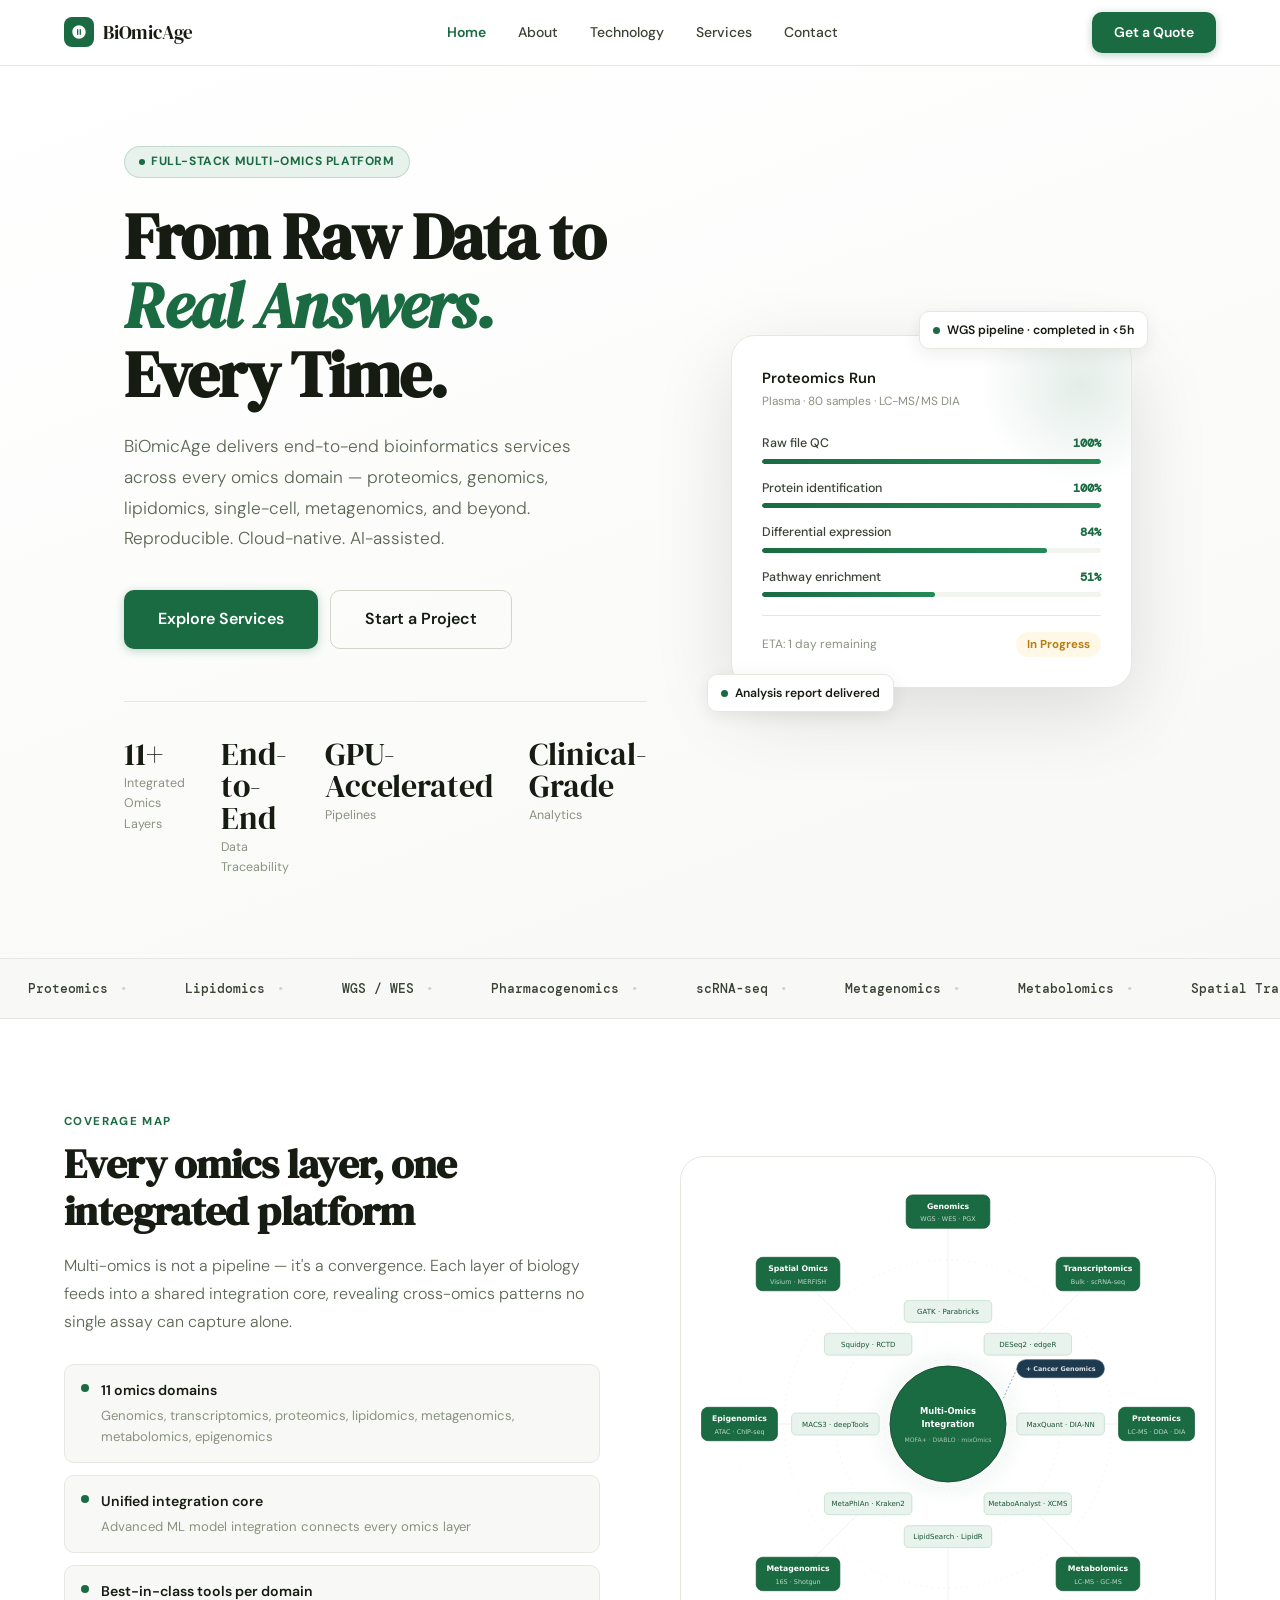
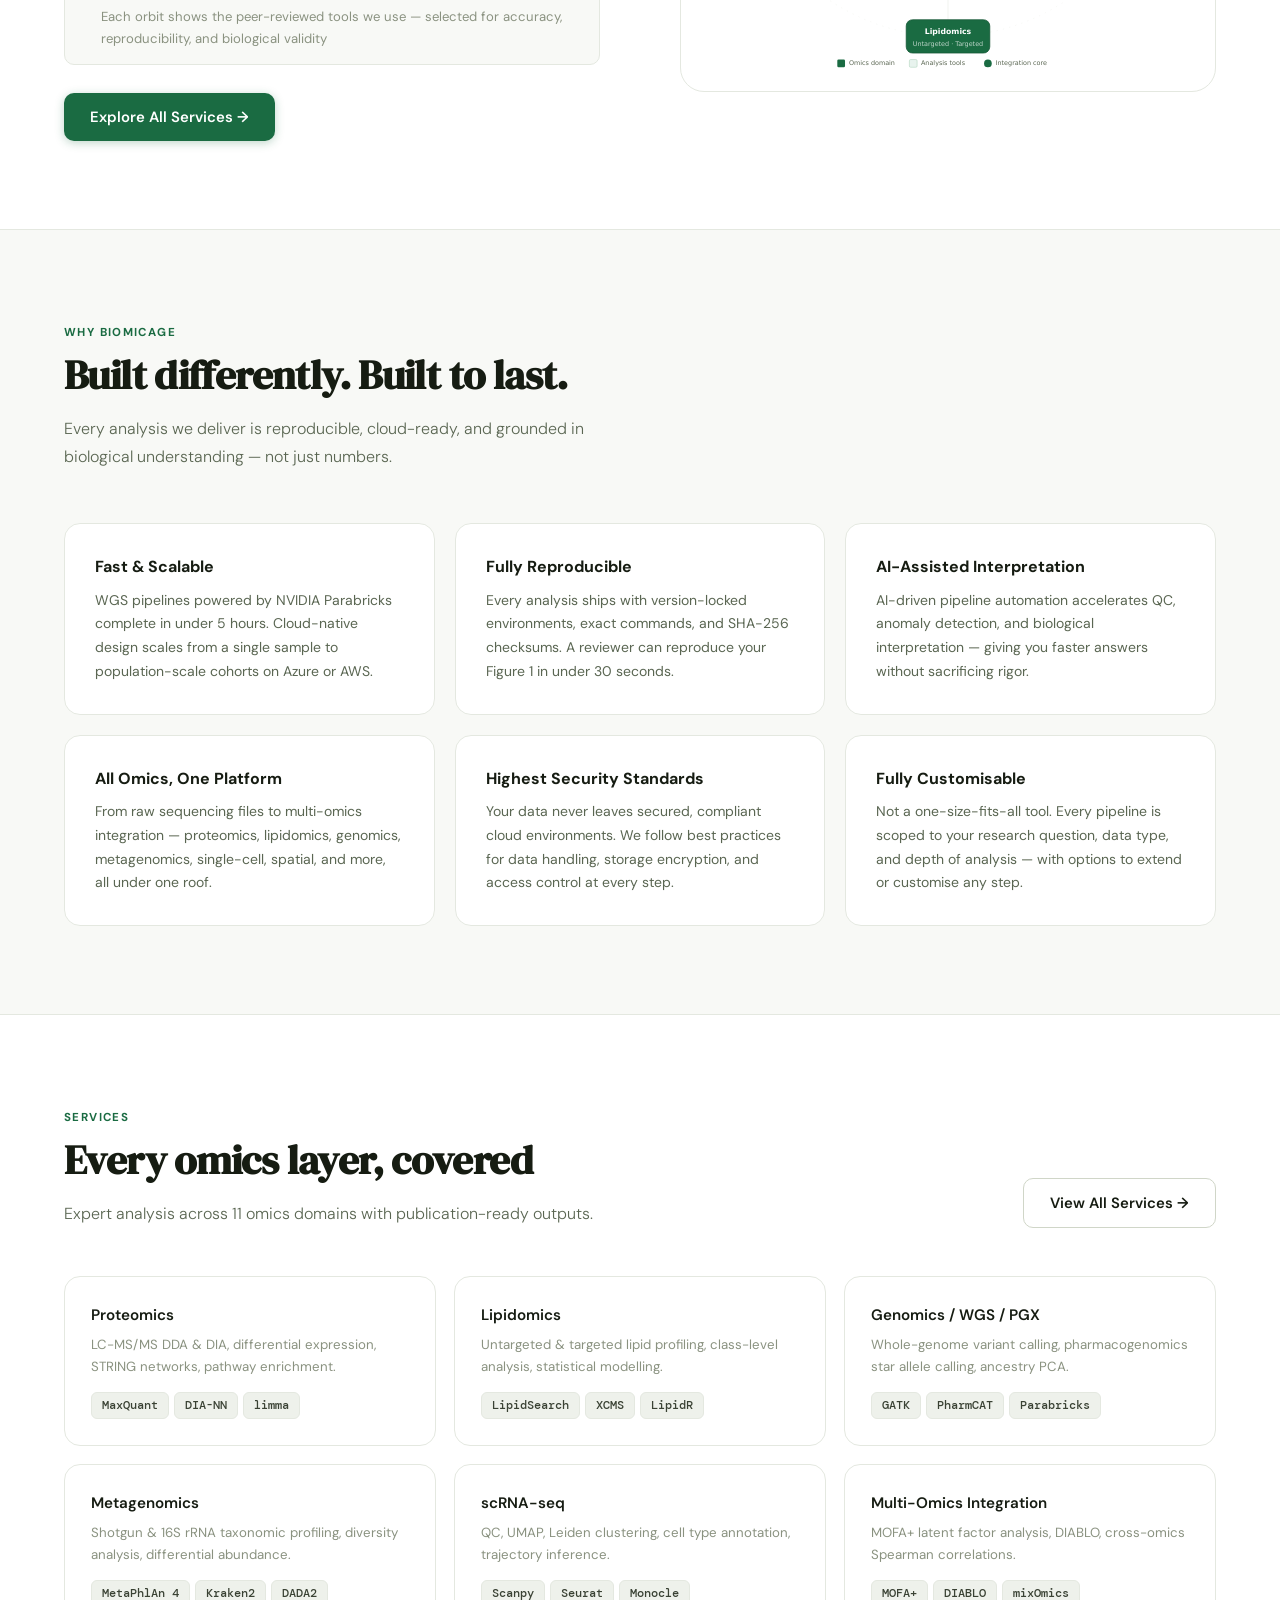
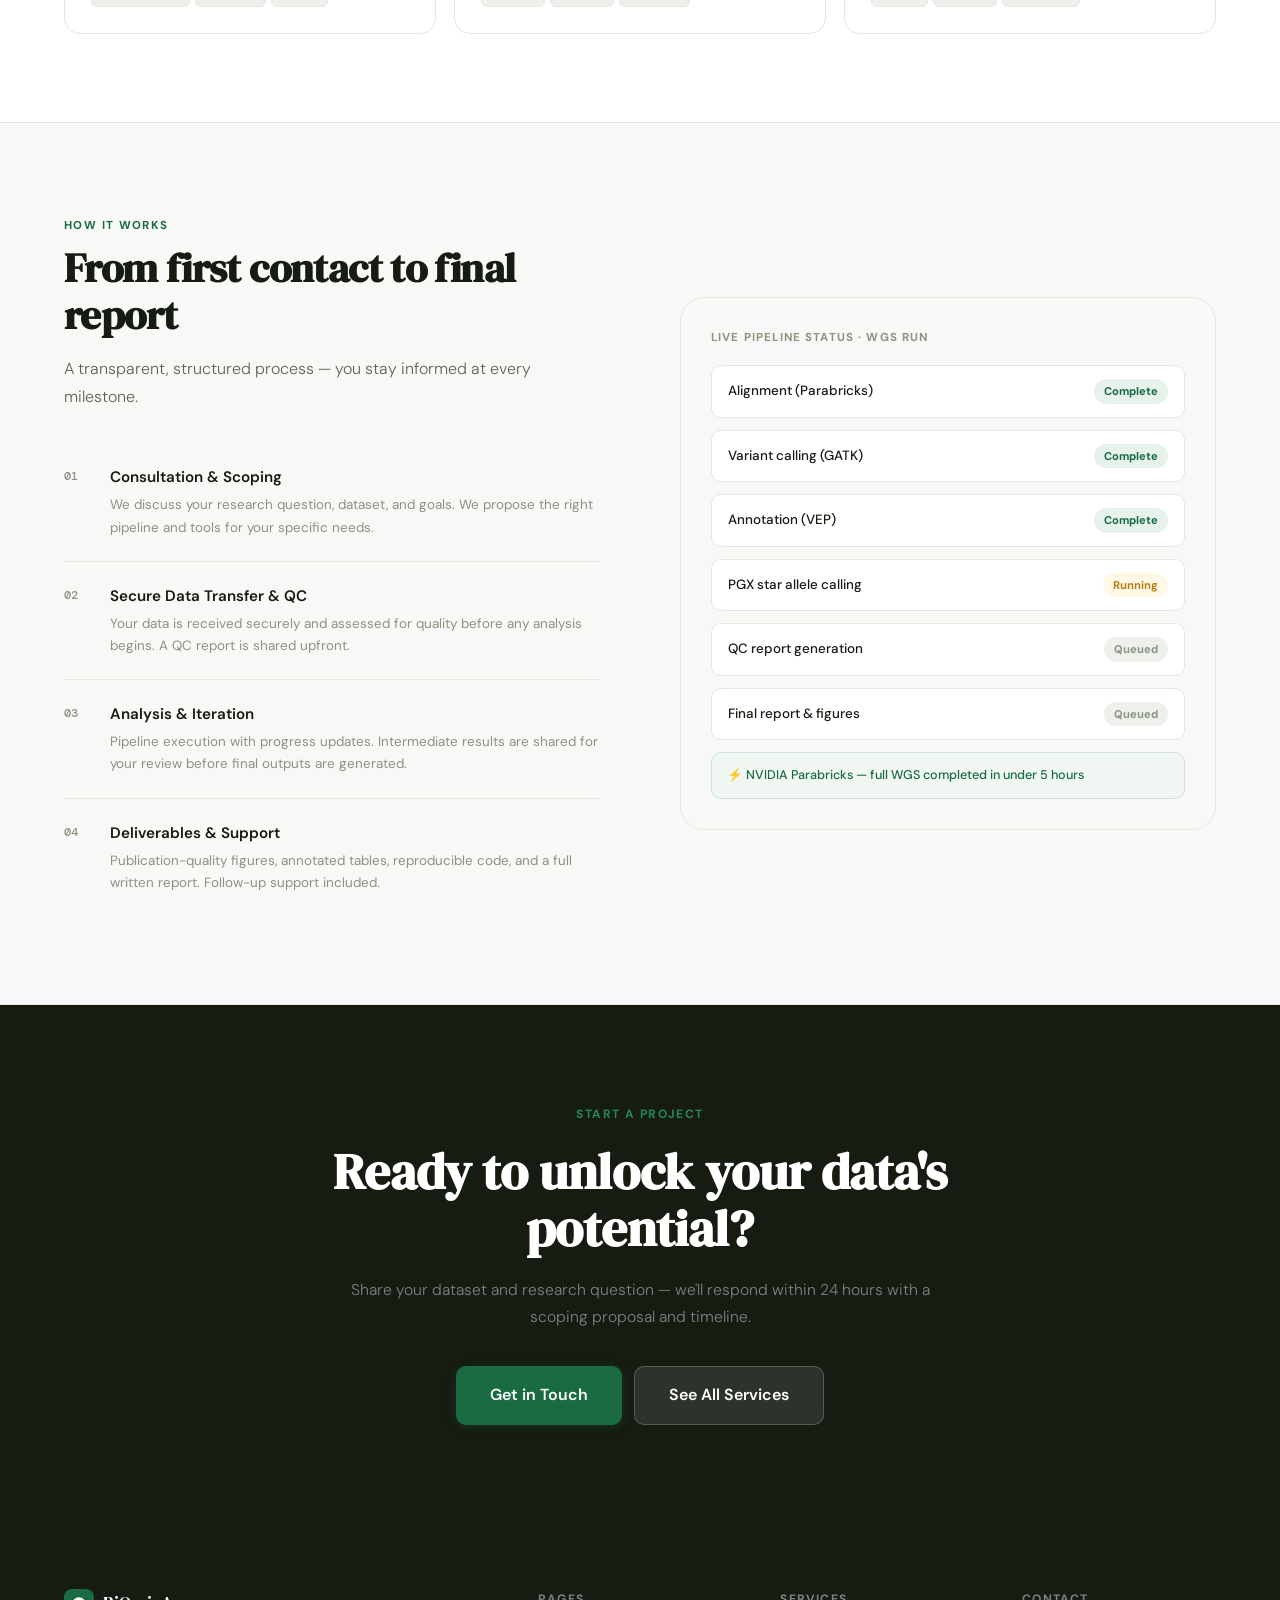
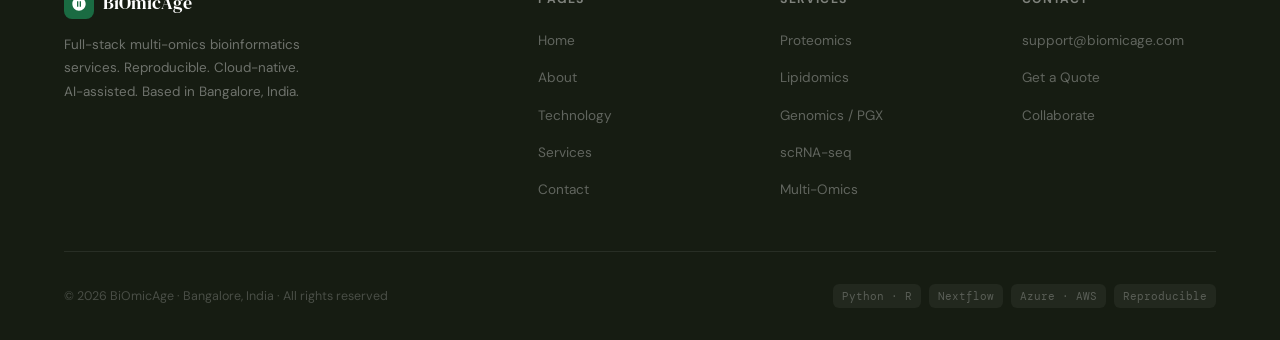
<file: index.html>
<!DOCTYPE html>
<html lang="en">
<head>
<meta charset="UTF-8"/>
<meta name="viewport" content="width=device-width, initial-scale=1.0, maximum-scale=1.0, user-scalable=no"/>
<title>BiOmicAge — From Raw Data to Real Answers. Every Time.</title>
<meta name="description" content="BiOmicAge delivers full-stack multi-omics bioinformatics services — proteomics, lipidomics, genomics, metagenomics, single-cell, and more. Reproducible. Cloud-native. AI-assisted."/>
<link rel="stylesheet" href="assets/css/shared.css"/>
<style>
/* ── HOME-SPECIFIC ── */
.hero {
  min-height: calc(100vh - var(--nav-h));
  display: grid; grid-template-columns: 1fr 1fr;
  gap: 60px; align-items: center;
  max-width: var(--max-w); margin: 0 auto;
  padding: 80px 5% 80px;
}
.hero-headline {
  font-family: 'DM Serif Display', serif;
  font-size: clamp(2.6rem, 5vw, 4rem);
  line-height: 1.08; letter-spacing: -0.02em;
  color: var(--ink); margin-bottom: 22px;
}
.hero-headline em { font-style: italic; color: var(--green); }
.hero-sub {
  font-size: 1.08rem; color: var(--ink-light);
  line-height: 1.78; font-weight: 300; max-width: 460px;
  margin-bottom: 36px;
}
.hero-actions { display: flex; gap: 12px; flex-wrap: wrap; margin-bottom: 52px; }
.hero-stats {
  display: flex; gap: 36px;
  padding-top: 36px; border-top: 1px solid var(--border);
}
.stat-n {
  font-family: 'DM Serif Display', serif;
  font-size: 2rem; color: var(--ink); line-height: 1;
}
.stat-l { font-size: 0.78rem; color: var(--muted); margin-top: 3px; }

/* Pipeline card */
.hero-visual {
  position: relative;
  padding: 32px 24px 32px 24px;
}
.pipeline-card {
  background: var(--white); border: 1px solid var(--border);
  border-radius: var(--radius-xl); padding: 30px;
  box-shadow: var(--shadow-xl);
  position: relative; overflow: hidden;
}
.pipeline-card::after {
  content: '';
  position: absolute; top: -60px; right: -60px;
  width: 220px; height: 220px;
  background: radial-gradient(circle, var(--green-glow) 0%, transparent 65%);
  border-radius: 50%; pointer-events: none;
}
.pc-header {
  display: flex; align-items: center; gap: 10px; margin-bottom: 22px;
}
.pc-title { font-weight: 600; font-size: 0.92rem; }
.pc-sub { font-size: 0.74rem; color: var(--muted); margin-top: 1px; }

.progress-item { margin-bottom: 14px; }
.progress-label {
  display: flex; justify-content: space-between;
  font-size: 0.78rem; font-weight: 500; color: var(--ink-soft);
  margin-bottom: 5px;
}
.pct { color: var(--green); font-family: 'DM Mono', monospace; font-weight: 600; }
.bar { height: 5px; background: var(--surface); border-radius: 100px; overflow: hidden; }
.bar-fill {
  height: 100%; border-radius: 100px;
  background: linear-gradient(90deg, var(--green), var(--green-mid));
  animation: fillBar 1.4s ease forwards;
}
.pc-footer {
  margin-top: 18px; padding-top: 16px; border-top: 1px solid var(--border);
  display: flex; justify-content: space-between; align-items: center;
}
.pc-footer-txt { font-size: 0.75rem; color: var(--muted); }
.status-pill {
  border-radius: 100px; padding: 3px 11px;
  font-size: 0.72rem; font-weight: 700;
}
.pill-running { background: #fff8e6; color: #b87d12; }
.pill-done    { background: var(--green-light); color: var(--green); }

.float-tag {
  position: absolute; background: var(--white);
  border: 1px solid var(--border); border-radius: var(--radius);
  padding: 8px 13px; font-size: 0.76rem; font-weight: 600;
  box-shadow: var(--shadow); display: flex; align-items: center; gap: 7px;
  white-space: nowrap; z-index: 2;
}
.float-tag:nth-child(1) { top: 8px; right: 8px; animation: float 3.2s ease-in-out infinite; }
.float-tag:nth-child(2) { bottom: 8px; left: 0px; animation: float 3.2s ease-in-out 1.6s infinite; }
.ft-dot { width: 7px; height: 7px; border-radius: 50%; background: var(--green); animation: pulse-dot 2s ease-in-out infinite; }

/* ── MARQUEE STRIP ── */
.marquee-strip {
  background: var(--off-white); border-top: 1px solid var(--border);
  border-bottom: 1px solid var(--border);
  padding: 14px 0; overflow: hidden;
}
.marquee-track {
  display: flex; gap: 0;
  animation: marquee 30s linear infinite;
  width: max-content;
}
.marquee-item {
  display: flex; align-items: center; gap: 10px;
  padding: 0 28px; white-space: nowrap;
  font-size: 0.8rem; font-weight: 500; color: var(--ink-soft);
  font-family: 'DM Mono', monospace;
}
.marquee-item::after {
  content: '·'; color: var(--border-mid); font-size: 1.2rem;
}
@keyframes marquee { to { transform: translateX(-50%); } }

/* ── WHY SECTION ── */
.why-grid {
  display: grid; grid-template-columns: repeat(3,1fr); gap: 20px;
  margin-top: 52px;
}
.why-card {
  background: var(--white); border: 1px solid var(--border);
  border-radius: var(--radius-lg); padding: 30px;
  transition: all 0.25s;
}
.why-card:hover {
  box-shadow: var(--shadow-lg); transform: translateY(-3px);
  border-color: rgba(26,107,66,0.2);
}
.why-title { font-weight: 700; font-size: 1rem; margin-bottom: 8px; }
.why-desc { font-size: 0.875rem; color: var(--ink-light); line-height: 1.7; }

/* ── SERVICES PREVIEW ── */
.services-grid {
  display: grid; grid-template-columns: repeat(auto-fill, minmax(300px, 1fr));
  gap: 18px; margin-top: 48px;
}
.service-card {
  background: var(--white); border: 1px solid var(--border);
  border-radius: var(--radius-lg); padding: 26px;
  transition: all 0.25s; cursor: default;
}
.service-card:hover {
  box-shadow: var(--shadow-lg); transform: translateY(-3px);
  border-color: rgba(26,107,66,0.2);
}
.s-name { font-weight: 600; font-size: 0.95rem; margin-bottom: 6px; }
.s-desc { font-size: 0.83rem; color: var(--muted); line-height: 1.65; margin-bottom: 14px; }
.s-tools { display: flex; flex-wrap: wrap; gap: 5px; }

/* ── PROCESS ── */
.process-grid {
  display: grid; grid-template-columns: 1fr 1fr;
  gap: 80px; align-items: center;
}
.process-steps { display: flex; flex-direction: column; }
.p-step {
  display: flex; gap: 20px;
  padding: 22px 0; border-bottom: 1px solid var(--border);
}
.p-step:last-child { border-bottom: none; }
.p-num {
  font-family: 'DM Mono', monospace; font-size: 0.72rem;
  font-weight: 500; color: var(--muted); min-width: 26px; padding-top: 2px;
}
.p-title { font-weight: 600; font-size: 0.95rem; margin-bottom: 4px; }
.p-desc { font-size: 0.84rem; color: var(--muted); line-height: 1.65; }

.process-visual {
  background: var(--off-white); border: 1px solid var(--border);
  border-radius: var(--radius-xl); padding: 30px;
  display: flex; flex-direction: column; gap: 12px;
}
.pv-label {
  font-size: 0.72rem; font-weight: 700; letter-spacing: 0.1em;
  text-transform: uppercase; color: var(--muted); margin-bottom: 6px;
}
.pv-row {
  background: var(--white); border: 1px solid var(--border);
  border-radius: var(--radius); padding: 13px 16px;
  display: flex; justify-content: space-between; align-items: center;
}
.pv-row-name { font-size: 0.84rem; font-weight: 500; }
.pv-status {
  font-size: 0.7rem; font-weight: 700; border-radius: 100px; padding: 3px 10px;
}
.s-done    { background: var(--green-light); color: var(--green); }
.s-running { background: #fff8e6; color: #b87d12; }
.s-queue   { background: var(--tag-bg); color: var(--muted); }
.pv-note {
  background: var(--green-pale); border: 1px solid rgba(26,107,66,0.15);
  border-radius: var(--radius); padding: 12px 15px;
  font-size: 0.79rem; color: var(--green); font-weight: 500;
}

/* ── CTA BAND ── */
.cta-band {
  background: var(--ink); padding: 100px 5%;
  text-align: center;
}
.cta-inner { max-width: 620px; margin: 0 auto; }
.cta-label { color: var(--green-mid); font-size: 0.75rem; font-weight: 700; letter-spacing: 0.12em; text-transform: uppercase; margin-bottom: 18px; }
.cta-title {
  font-family: 'DM Serif Display', serif;
  font-size: clamp(2rem, 4vw, 3.2rem);
  color: white; line-height: 1.12; margin-bottom: 18px;
}
.cta-sub { color: rgba(255,255,255,0.45); font-size: 0.98rem; line-height: 1.75; margin-bottom: 36px; font-weight: 300; }
.cta-actions { display: flex; gap: 12px; justify-content: center; flex-wrap: wrap; }

@media (max-width: 900px) {
  .hero { grid-template-columns: 1fr; padding: 56px 5%; }
  .hero-visual { display: none; }
  .why-grid { grid-template-columns: 1fr; }
  .process-grid { grid-template-columns: 1fr; gap: 40px; }
  .services-grid { grid-template-columns: 1fr; }
  .constellation-grid { grid-template-columns: 1fr !important; }
}
</style>
</head>
<body class="page-body">

<!-- NAV -->
<nav class="nav" id="nav">
  <div class="nav-inner">
    <a href="index.html" class="nav-logo">
      <div class="nav-logo-mark">
        <svg viewBox="0 0 24 24"><path d="M12 2C6.48 2 2 6.48 2 12s4.48 10 10 10 10-4.48 10-10S17.52 2 12 2zm-1 14H9V8h2v8zm4 0h-2V8h2v8z"/></svg>
      </div>
      BiOmicAge
    </a>
    <ul class="nav-links">
      <li><a href="index.html" class="active">Home</a></li>
      <li><a href="about.html">About</a></li>
      <li><a href="technology.html">Technology</a></li>
      <li><a href="services.html">Services</a></li>
      <li><a href="contact.html">Contact</a></li>
    </ul>
    <a href="contact.html" class="nav-cta">Get a Quote</a>
    <button class="nav-hamburger" id="hamburger" aria-label="Menu">
      <span></span><span></span><span></span>
    </button>
  </div>
</nav>
<div class="nav-mobile-menu" id="navMobileMenu">
  <ul>
    <li><a href="index.html" class="active">Home</a></li>
    <li><a href="about.html">About</a></li>
    <li><a href="technology.html">Technology</a></li>
    <li><a href="services.html">Services</a></li>
    <li><a href="contact.html">Contact</a></li>
  </ul>
  <a href="contact.html" class="mob-cta">Get a Quote</a>
</div>

<!-- HERO -->
<section style="background: linear-gradient(160deg, var(--white) 0%, var(--off-white) 100%);">
  <div class="hero">
    <div class="fade-up">
      <div class="badge" style="margin-bottom:24px;">Full-Stack Multi-Omics Platform</div>
      <h1 class="hero-headline">From Raw Data to <em>Real Answers.</em> Every Time.</h1>
      <p class="hero-sub">BiOmicAge delivers end-to-end bioinformatics services across every omics domain — proteomics, genomics, lipidomics, single-cell, metagenomics, and beyond. Reproducible. Cloud-native. AI-assisted.</p>
      <div class="hero-actions">
        <a href="services.html" class="btn btn-primary btn-lg">Explore Services</a>
        <a href="contact.html" class="btn btn-outline btn-lg">Start a Project</a>
      </div>
      <div class="hero-stats">
        <div><div class="stat-n">11+</div><div class="stat-l">Integrated Omics Layers</div></div>
        <div><div class="stat-n">End-to-End</div><div class="stat-l">Data Traceability</div></div>
        <div><div class="stat-n">GPU-Accelerated</div><div class="stat-l">Pipelines</div></div>
        <div><div class="stat-n">Clinical-Grade</div><div class="stat-l">Analytics</div></div>
      </div>
    </div>
    <div class="hero-visual fade-up d3">
      <div class="float-tag"><div class="ft-dot"></div>WGS pipeline · completed in &lt;5h</div>
      <div class="float-tag"><div class="ft-dot" style="background:#1a6b42"></div>Analysis report delivered</div>
      <div class="pipeline-card">
        <div class="pc-header">
          <div>
            <div class="pc-title">Proteomics Run</div>
            <div class="pc-sub">Plasma · 80 samples · LC-MS/MS DIA</div>
          </div>
        </div>
        <div class="progress-item">
          <div class="progress-label">Raw file QC <span class="pct">100%</span></div>
          <div class="bar"><div class="bar-fill" style="width:100%"></div></div>
        </div>
        <div class="progress-item">
          <div class="progress-label">Protein identification <span class="pct">100%</span></div>
          <div class="bar"><div class="bar-fill" style="width:100%; animation-delay:.2s"></div></div>
        </div>
        <div class="progress-item">
          <div class="progress-label">Differential expression <span class="pct">84%</span></div>
          <div class="bar"><div class="bar-fill" style="width:84%; animation-delay:.4s"></div></div>
        </div>
        <div class="progress-item">
          <div class="progress-label">Pathway enrichment <span class="pct">51%</span></div>
          <div class="bar"><div class="bar-fill" style="width:51%; animation-delay:.6s"></div></div>
        </div>
        <div class="pc-footer">
          <div class="pc-footer-txt">ETA: 1 day remaining</div>
          <div class="status-pill pill-running">In Progress</div>
        </div>
      </div>
    </div>
  </div>
</section>

<!-- MARQUEE -->
<div class="marquee-strip">
  <div class="marquee-track">
    <div class="marquee-item">Proteomics</div>
    <div class="marquee-item">Lipidomics</div>
    <div class="marquee-item">WGS / WES</div>
    <div class="marquee-item">Pharmacogenomics</div>
    <div class="marquee-item">scRNA-seq</div>
    <div class="marquee-item">Metagenomics</div>
    <div class="marquee-item">Metabolomics</div>
    <div class="marquee-item">Spatial Transcriptomics</div>
    <div class="marquee-item">Epigenomics</div>
    <div class="marquee-item">Multi-Omics Integration</div>
    <div class="marquee-item">Cancer Genomics</div>
    <div class="marquee-item">NVIDIA Parabricks</div>
    <div class="marquee-item">Azure · AWS</div>
    <div class="marquee-item">Proteomics</div>
    <div class="marquee-item">Lipidomics</div>
    <div class="marquee-item">WGS / WES</div>
    <div class="marquee-item">Pharmacogenomics</div>
    <div class="marquee-item">scRNA-seq</div>
    <div class="marquee-item">Metagenomics</div>
    <div class="marquee-item">Metabolomics</div>
    <div class="marquee-item">Spatial Transcriptomics</div>
    <div class="marquee-item">Epigenomics</div>
    <div class="marquee-item">Multi-Omics Integration</div>
    <div class="marquee-item">Cancer Genomics</div>
    <div class="marquee-item">NVIDIA Parabricks</div>
    <div class="marquee-item">Azure · AWS</div>
  </div>
</div>

<!-- OMICS CONSTELLATION -->
<section class="section">
  <div class="section-inner">
    <div class="constellation-grid">
      <div>
        <div class="section-label">Coverage Map</div>
        <h2 class="section-title">Every omics layer, one integrated platform</h2>
        <p class="section-sub" style="margin-bottom:28px;">Multi-omics is not a pipeline — it's a convergence. Each layer of biology feeds into a shared integration core, revealing cross-omics patterns no single assay can capture alone.</p>
        <div style="display:flex; flex-direction:column; gap:12px;">
          <div style="display:flex; align-items:flex-start; gap:12px; padding:14px 16px; background:var(--off-white); border:1px solid var(--border); border-radius:var(--radius);">
            <div style="width:8px; height:8px; border-radius:50%; background:var(--green); margin-top:5px; flex-shrink:0;"></div>
            <div><div style="font-size:0.88rem; font-weight:600; margin-bottom:3px;">11 omics domains</div><div style="font-size:0.82rem; color:var(--muted);">Genomics, transcriptomics, proteomics, lipidomics, metagenomics, metabolomics, epigenomics</div></div>
          </div>
          <div style="display:flex; align-items:flex-start; gap:12px; padding:14px 16px; background:var(--off-white); border:1px solid var(--border); border-radius:var(--radius);">
            <div style="width:8px; height:8px; border-radius:50%; background:var(--green); margin-top:5px; flex-shrink:0;"></div>
            <div><div style="font-size:0.88rem; font-weight:600; margin-bottom:3px;">Unified integration core</div><div style="font-size:0.82rem; color:var(--muted);">Advanced ML model integration connects every omics layer</div></div>
          </div>
          <div style="display:flex; align-items:flex-start; gap:12px; padding:14px 16px; background:var(--off-white); border:1px solid var(--border); border-radius:var(--radius);">
            <div style="width:8px; height:8px; border-radius:50%; background:var(--green); margin-top:5px; flex-shrink:0;"></div>
            <div><div style="font-size:0.88rem; font-weight:600; margin-bottom:3px;">Best-in-class tools per domain</div><div style="font-size:0.82rem; color:var(--muted);">Each orbit shows the peer-reviewed tools we use — selected for accuracy, reproducibility, and biological validity</div></div>
          </div>
        </div>
        <a href="services.html" class="btn btn-primary" style="margin-top:28px;">Explore All Services →</a>
      </div>
      <div class="constellation-img">
        <img src="assets/images/omics-constellation.svg" alt="BiOmicAge Multi-Omics Constellation Diagram — 8 omics domains converging on a multi-omics integration core"/>
      </div>
    </div>
  </div>
</section>

<!-- WHY BIOOMIGSAGE -->
<section class="section surface">
  <div class="section-inner">
    <div class="section-label">Why BiOmicAge</div>
    <h2 class="section-title">Built differently. Built to last.</h2>
    <p class="section-sub">Every analysis we deliver is reproducible, cloud-ready, and grounded in biological understanding — not just numbers.</p>
    <div class="why-grid">
      <div class="why-card fade-up">
        <div class="why-title">Fast & Scalable</div>
        <div class="why-desc">WGS pipelines powered by NVIDIA Parabricks complete in under 5 hours. Cloud-native design scales from a single sample to population-scale cohorts on Azure or AWS.</div>
      </div>
      <div class="why-card fade-up d2">
        <div class="why-title">Fully Reproducible</div>
        <div class="why-desc">Every analysis ships with version-locked environments, exact commands, and SHA-256 checksums. A reviewer can reproduce your Figure 1 in under 30 seconds.</div>
      </div>
      <div class="why-card fade-up d3">
        <div class="why-title">AI-Assisted Interpretation</div>
        <div class="why-desc">AI-driven pipeline automation accelerates QC, anomaly detection, and biological interpretation — giving you faster answers without sacrificing rigor.</div>
      </div>
      <div class="why-card fade-up d1">
        <div class="why-title">All Omics, One Platform</div>
        <div class="why-desc">From raw sequencing files to multi-omics integration — proteomics, lipidomics, genomics, metagenomics, single-cell, spatial, and more, all under one roof.</div>
      </div>
      <div class="why-card fade-up d2">
        <div class="why-title">Highest Security Standards</div>
        <div class="why-desc">Your data never leaves secured, compliant cloud environments. We follow best practices for data handling, storage encryption, and access control at every step.</div>
      </div>
      <div class="why-card fade-up d3">
        <div class="why-title">Fully Customisable</div>
        <div class="why-desc">Not a one-size-fits-all tool. Every pipeline is scoped to your research question, data type, and depth of analysis — with options to extend or customise any step.</div>
      </div>
    </div>
  </div>
</section>

<!-- SERVICES PREVIEW -->
<section class="section">
  <div class="section-inner">
    <div style="display:flex; justify-content:space-between; align-items:flex-end; flex-wrap:wrap; gap:20px; margin-bottom:0">
      <div>
        <div class="section-label">Services</div>
        <h2 class="section-title">Every omics layer, covered</h2>
        <p class="section-sub">Expert analysis across 11 omics domains with publication-ready outputs.</p>
      </div>
      <a href="services.html" class="btn btn-outline">View All Services →</a>
    </div>
    <div class="services-grid">
      <div class="service-card"><div class="s-name">Proteomics</div><div class="s-desc">LC-MS/MS DDA & DIA, differential expression, STRING networks, pathway enrichment.</div><div class="s-tools"><span class="tool-tag">MaxQuant</span><span class="tool-tag">DIA-NN</span><span class="tool-tag">limma</span></div></div>
      <div class="service-card"><div class="s-name">Lipidomics</div><div class="s-desc">Untargeted & targeted lipid profiling, class-level analysis, statistical modelling.</div><div class="s-tools"><span class="tool-tag">LipidSearch</span><span class="tool-tag">XCMS</span><span class="tool-tag">LipidR</span></div></div>
      <div class="service-card"><div class="s-name">Genomics / WGS / PGX</div><div class="s-desc">Whole-genome variant calling, pharmacogenomics star allele calling, ancestry PCA.</div><div class="s-tools"><span class="tool-tag">GATK</span><span class="tool-tag">PharmCAT</span><span class="tool-tag">Parabricks</span></div></div>
      <div class="service-card"><div class="s-name">Metagenomics</div><div class="s-desc">Shotgun & 16S rRNA taxonomic profiling, diversity analysis, differential abundance.</div><div class="s-tools"><span class="tool-tag">MetaPhlAn 4</span><span class="tool-tag">Kraken2</span><span class="tool-tag">DADA2</span></div></div>
      <div class="service-card"><div class="s-name">scRNA-seq</div><div class="s-desc">QC, UMAP, Leiden clustering, cell type annotation, trajectory inference.</div><div class="s-tools"><span class="tool-tag">Scanpy</span><span class="tool-tag">Seurat</span><span class="tool-tag">Monocle</span></div></div>
      <div class="service-card"><div class="s-name">Multi-Omics Integration</div><div class="s-desc">MOFA+ latent factor analysis, DIABLO, cross-omics Spearman correlations.</div><div class="s-tools"><span class="tool-tag">MOFA+</span><span class="tool-tag">DIABLO</span><span class="tool-tag">mixOmics</span></div></div>
    </div>
  </div>
</section>

<!-- PROCESS -->
<section class="section surface">
  <div class="section-inner">
    <div class="process-grid">
      <div>
        <div class="section-label">How It Works</div>
        <h2 class="section-title">From first contact to final report</h2>
        <p class="section-sub" style="margin-bottom:32px;">A transparent, structured process — you stay informed at every milestone.</p>
        <div class="process-steps">
          <div class="p-step"><div class="p-num">01</div><div><div class="p-title">Consultation & Scoping</div><div class="p-desc">We discuss your research question, dataset, and goals. We propose the right pipeline and tools for your specific needs.</div></div></div>
          <div class="p-step"><div class="p-num">02</div><div><div class="p-title">Secure Data Transfer & QC</div><div class="p-desc">Your data is received securely and assessed for quality before any analysis begins. A QC report is shared upfront.</div></div></div>
          <div class="p-step"><div class="p-num">03</div><div><div class="p-title">Analysis & Iteration</div><div class="p-desc">Pipeline execution with progress updates. Intermediate results are shared for your review before final outputs are generated.</div></div></div>
          <div class="p-step"><div class="p-num">04</div><div><div class="p-title">Deliverables & Support</div><div class="p-desc">Publication-quality figures, annotated tables, reproducible code, and a full written report. Follow-up support included.</div></div></div>
        </div>
      </div>
      <div class="process-visual">
        <div class="pv-label">Live Pipeline Status · WGS Run</div>
        <div class="pv-row"><div class="pv-row-name">Alignment (Parabricks)</div><span class="pv-status s-done">Complete</span></div>
        <div class="pv-row"><div class="pv-row-name">Variant calling (GATK)</div><span class="pv-status s-done">Complete</span></div>
        <div class="pv-row"><div class="pv-row-name">Annotation (VEP)</div><span class="pv-status s-done">Complete</span></div>
        <div class="pv-row"><div class="pv-row-name">PGX star allele calling</div><span class="pv-status s-running">Running</span></div>
        <div class="pv-row"><div class="pv-row-name">QC report generation</div><span class="pv-status s-queue">Queued</span></div>
        <div class="pv-row"><div class="pv-row-name">Final report & figures</div><span class="pv-status s-queue">Queued</span></div>
        <div class="pv-note">⚡ NVIDIA Parabricks — full WGS completed in under 5 hours</div>
      </div>
    </div>
  </div>
</section>

<!-- CTA BAND -->
<section class="cta-band">
  <div class="cta-inner">
    <div class="cta-label">Start a Project</div>
    <h2 class="cta-title">Ready to unlock your data's potential?</h2>
    <p class="cta-sub">Share your dataset and research question — we'll respond within 24 hours with a scoping proposal and timeline.</p>
    <div class="cta-actions">
      <a href="contact.html" class="btn btn-primary btn-lg">Get in Touch</a>
      <a href="services.html" class="btn btn-ghost btn-lg">See All Services</a>
    </div>
  </div>
</section>

<!-- FOOTER -->
<footer class="footer">
  <div class="footer-inner">
    <div class="footer-grid">
      <div class="footer-brand">
        <div class="footer-brand-logo">
          <div class="nav-logo-mark"><svg viewBox="0 0 24 24"><path d="M12 2C6.48 2 2 6.48 2 12s4.48 10 10 10 10-4.48 10-10S17.52 2 12 2zm-1 14H9V8h2v8zm4 0h-2V8h2v8z"/></svg></div>
          BiOmicAge
        </div>
        <p>Full-stack multi-omics bioinformatics services. Reproducible. Cloud-native. AI-assisted. Based in Bangalore, India.</p>
      </div>
      <div class="footer-col">
        <h4>Pages</h4>
        <ul>
          <li><a href="index.html">Home</a></li>
          <li><a href="about.html">About</a></li>
          <li><a href="technology.html">Technology</a></li>
          <li><a href="services.html">Services</a></li>
          <li><a href="contact.html">Contact</a></li>
        </ul>
      </div>
      <div class="footer-col">
        <h4>Services</h4>
        <ul>
          <li><a href="services.html">Proteomics</a></li>
          <li><a href="services.html">Lipidomics</a></li>
          <li><a href="services.html">Genomics / PGX</a></li>
          <li><a href="services.html">scRNA-seq</a></li>
          <li><a href="services.html">Multi-Omics</a></li>
        </ul>
      </div>
      <div class="footer-col">
        <h4>Contact</h4>
        <ul>
          <li><a href="mailto:support@biomicage.com">support@biomicage.com</a></li>
          <li><a href="contact.html">Get a Quote</a></li>
          <li><a href="contact.html">Collaborate</a></li>
        </ul>
      </div>
    </div>
    <div class="footer-bottom">
      <p>© 2026 BiOmicAge · Bangalore, India · All rights reserved</p>
      <div class="footer-chips">
        <span class="footer-chip">Python · R</span>
        <span class="footer-chip">Nextflow</span>
        <span class="footer-chip">Azure · AWS</span>
        <span class="footer-chip">Reproducible</span>
      </div>
    </div>
  </div>
</footer>

<script src="assets/js/main.js"></script>
</body>
</html>
</file>
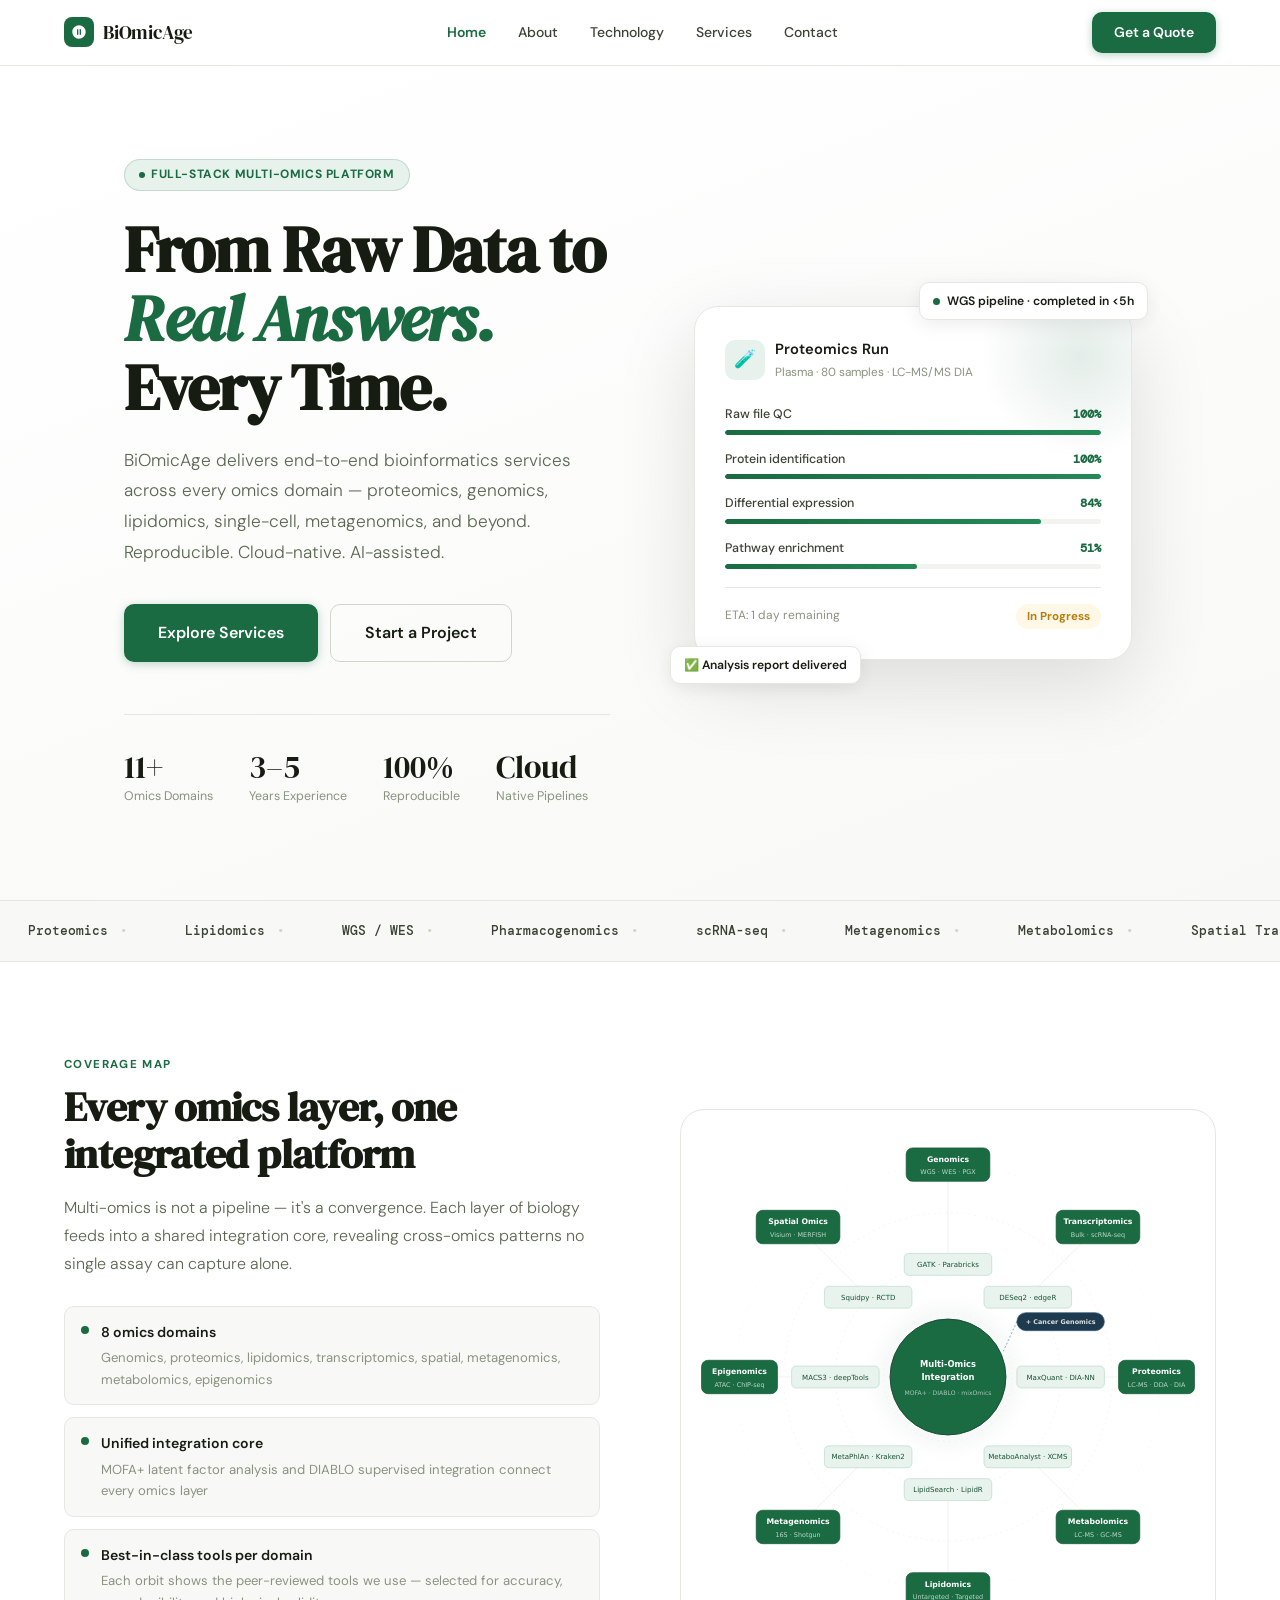
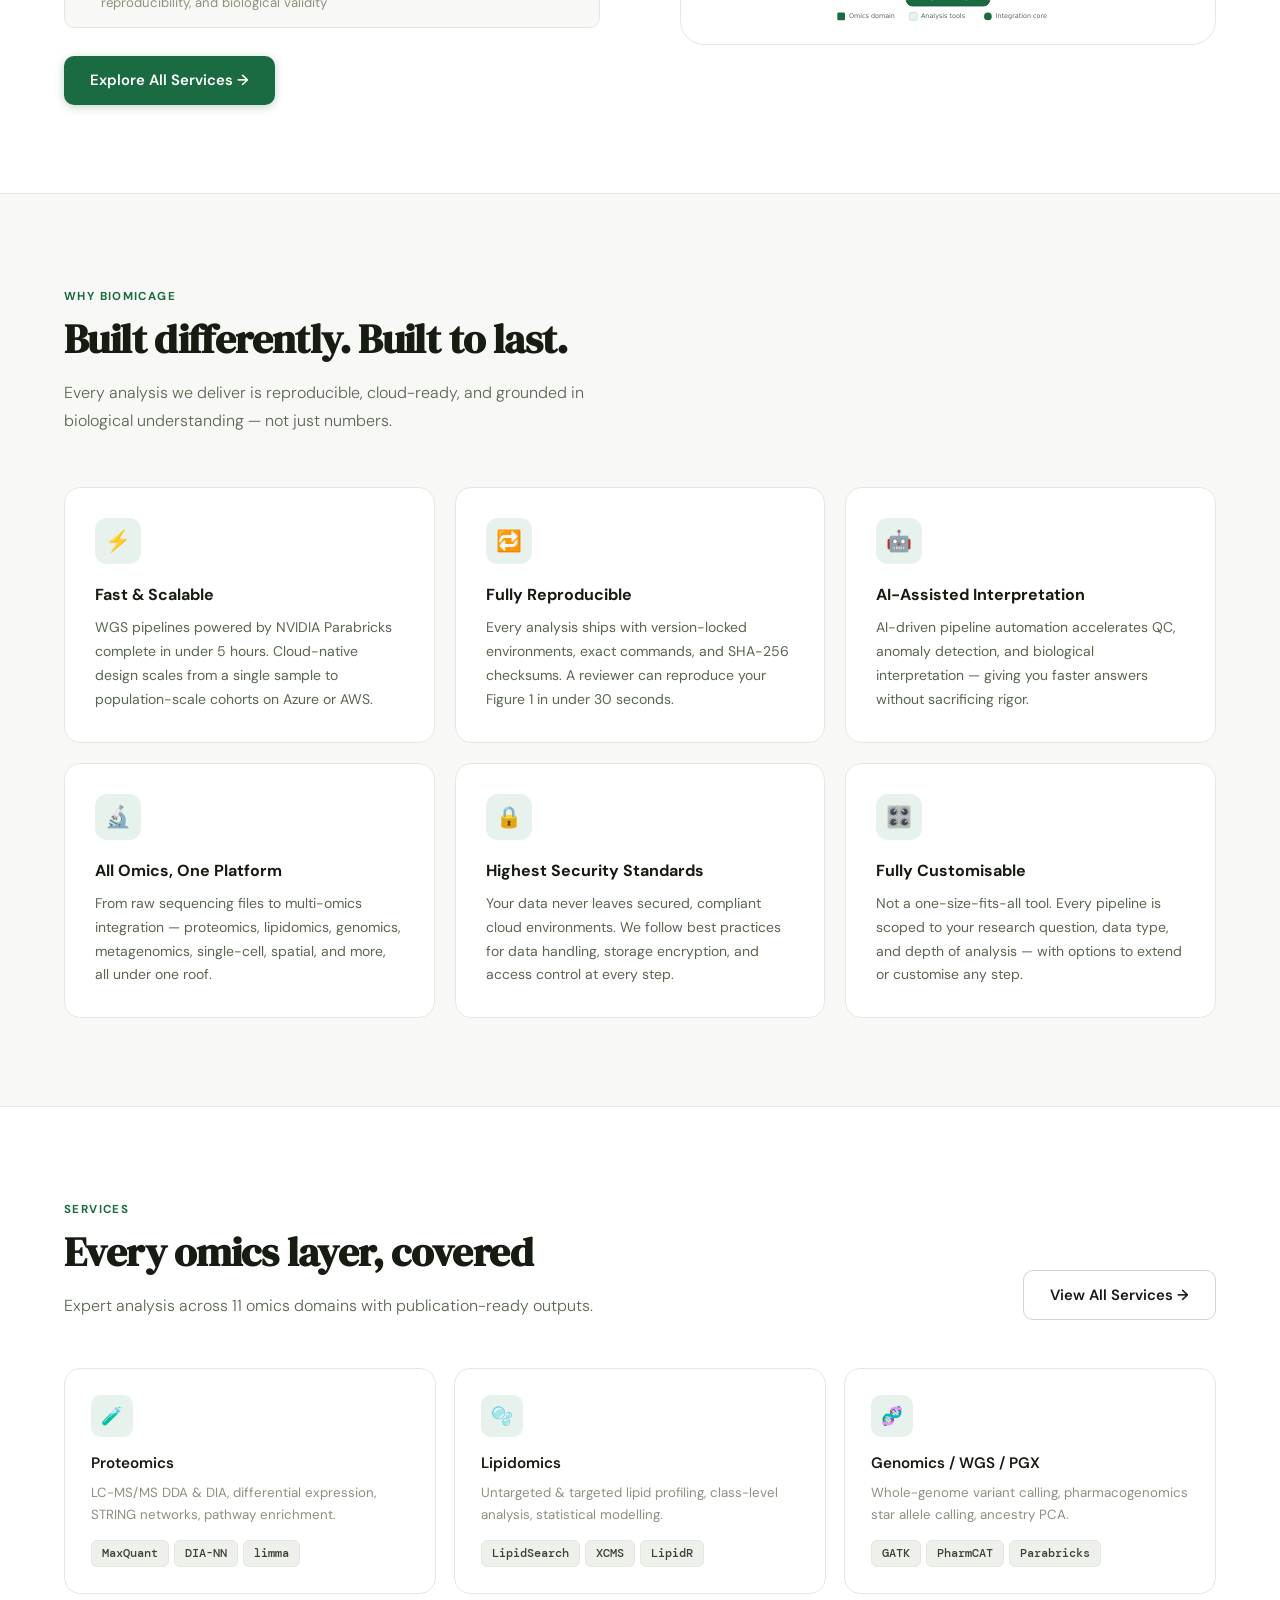
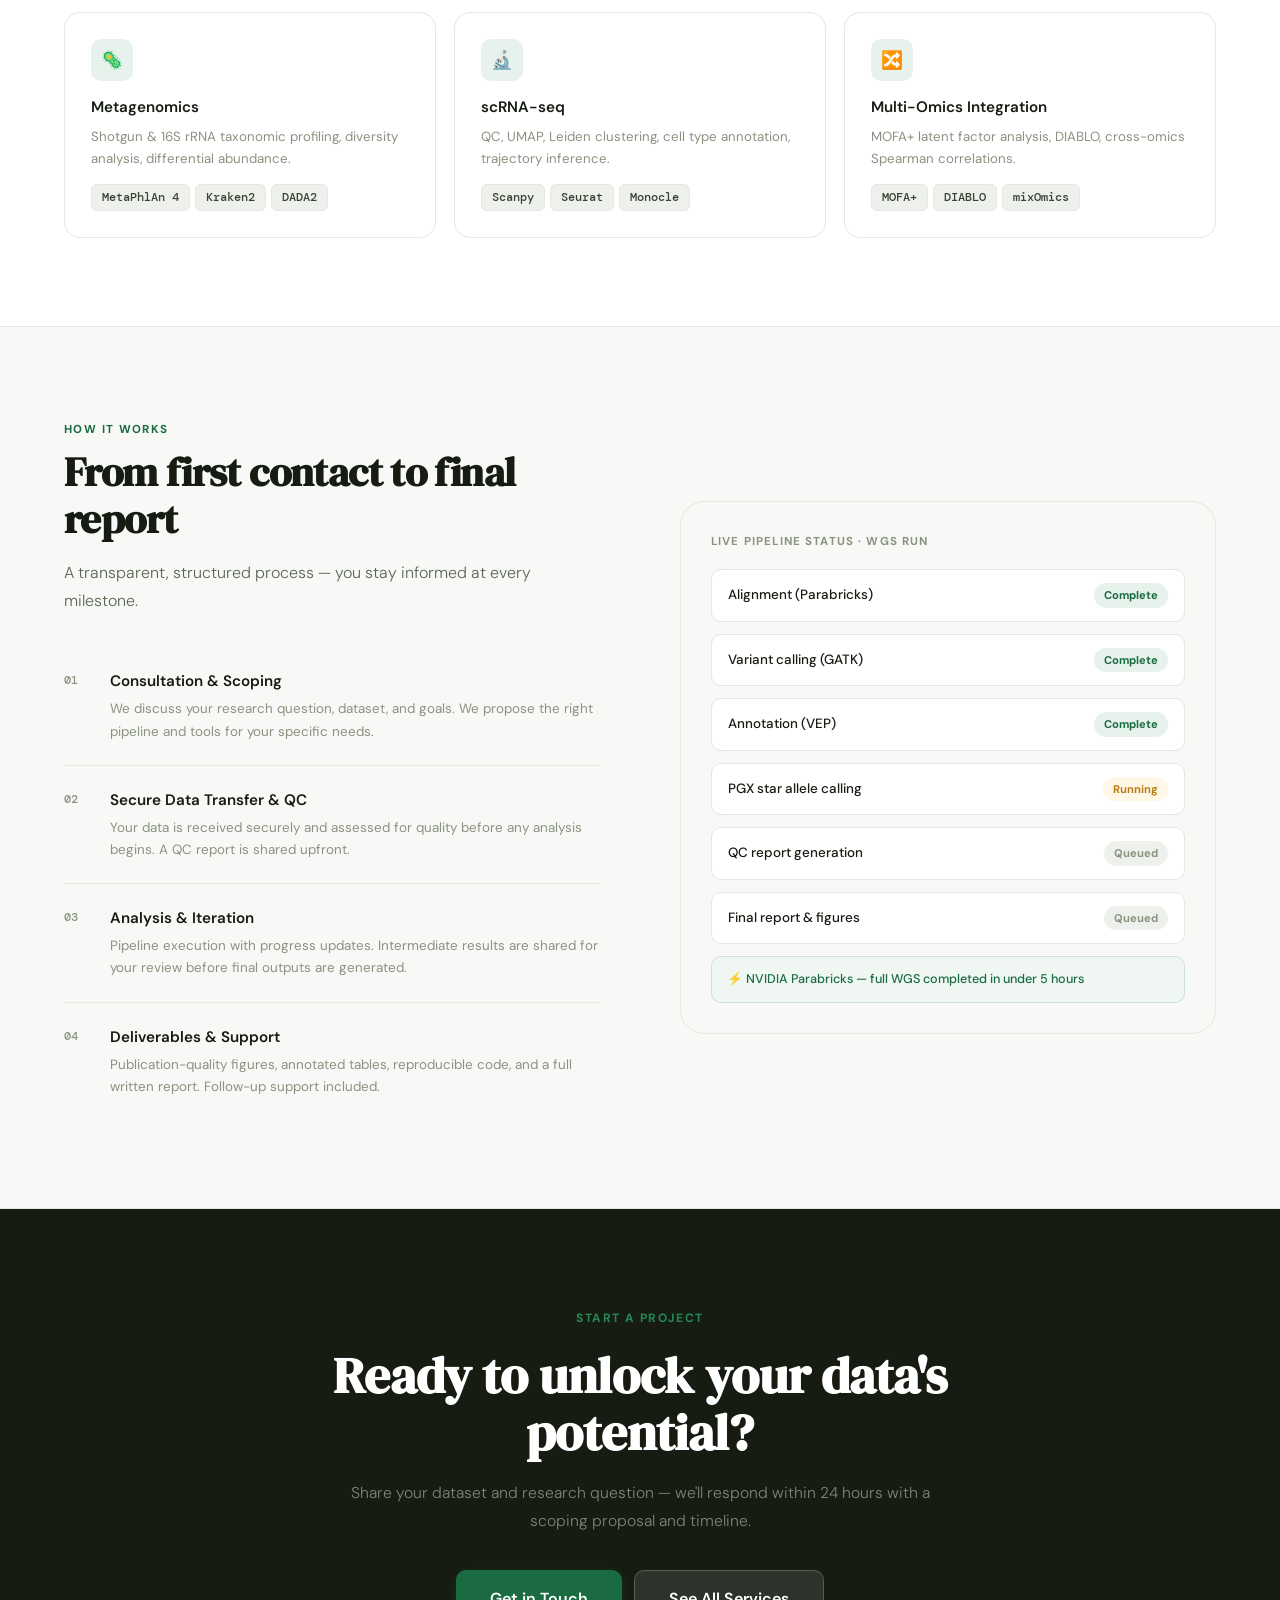
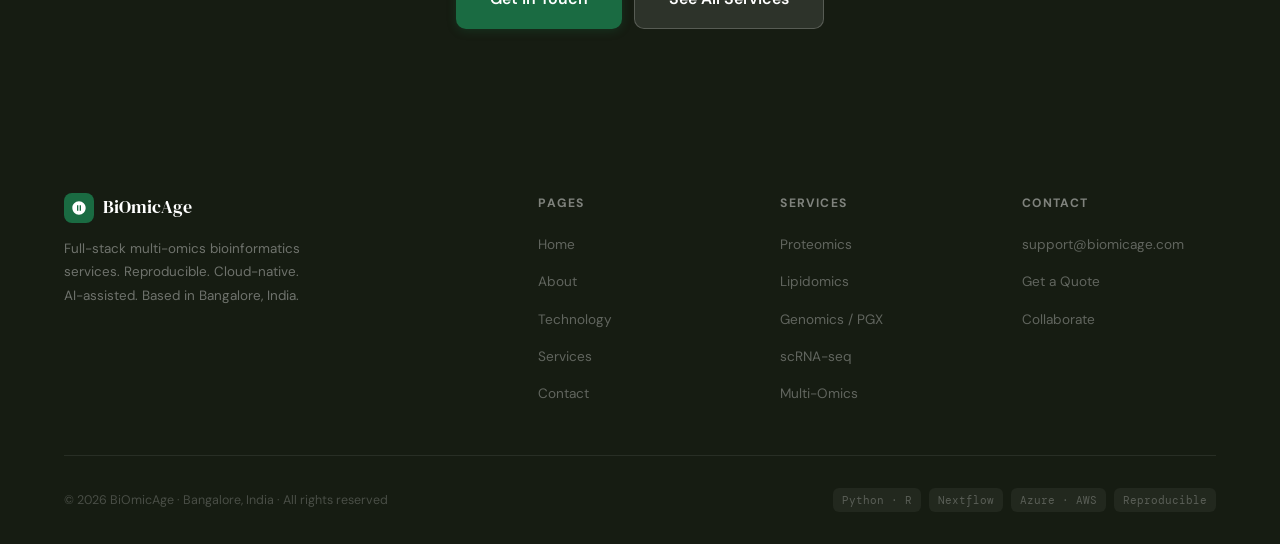
<file: files/index.html>
<!DOCTYPE html>
<html lang="en">
<head>
<meta charset="UTF-8"/>
<meta name="viewport" content="width=device-width, initial-scale=1.0, maximum-scale=1.0, user-scalable=no"/>
<title>BiOmicAge — From Raw Data to Real Answers. Every Time.</title>
<meta name="description" content="BiOmicAge delivers full-stack multi-omics bioinformatics services — proteomics, lipidomics, genomics, metagenomics, single-cell, and more. Reproducible. Cloud-native. AI-assisted."/>
<link rel="stylesheet" href="../assets/css/shared.css"/>
<style>
/* ── HOME-SPECIFIC ── */
.hero {
  min-height: calc(100vh - var(--nav-h));
  display: grid; grid-template-columns: 1fr 1fr;
  gap: 60px; align-items: center;
  max-width: var(--max-w); margin: 0 auto;
  padding: 80px 5% 80px;
}
.hero-headline {
  font-family: 'DM Serif Display', serif;
  font-size: clamp(2.6rem, 5vw, 4rem);
  line-height: 1.08; letter-spacing: -0.02em;
  color: var(--ink); margin-bottom: 22px;
}
.hero-headline em { font-style: italic; color: var(--green); }
.hero-sub {
  font-size: 1.08rem; color: var(--ink-light);
  line-height: 1.78; font-weight: 300; max-width: 460px;
  margin-bottom: 36px;
}
.hero-actions { display: flex; gap: 12px; flex-wrap: wrap; margin-bottom: 52px; }
.hero-stats {
  display: flex; gap: 36px;
  padding-top: 36px; border-top: 1px solid var(--border);
}
.stat-n {
  font-family: 'DM Serif Display', serif;
  font-size: 2rem; color: var(--ink); line-height: 1;
}
.stat-l { font-size: 0.78rem; color: var(--muted); margin-top: 3px; }

/* Pipeline card */
.hero-visual {
  position: relative;
  padding: 32px 24px 32px 24px; /* breathing room so float-tags don't clip */
}
.pipeline-card {
  background: var(--white); border: 1px solid var(--border);
  border-radius: var(--radius-xl); padding: 30px;
  box-shadow: var(--shadow-xl);
  position: relative; overflow: hidden;
}
.pipeline-card::after {
  content: '';
  position: absolute; top: -60px; right: -60px;
  width: 220px; height: 220px;
  background: radial-gradient(circle, var(--green-glow) 0%, transparent 65%);
  border-radius: 50%; pointer-events: none;
}
.pc-header {
  display: flex; align-items: center; gap: 10px; margin-bottom: 22px;
}
.pc-icon {
  width: 40px; height: 40px; border-radius: 10px;
  background: var(--green-light);
  display: flex; align-items: center; justify-content: center; font-size: 1.1rem;
}
.pc-title { font-weight: 600; font-size: 0.92rem; }
.pc-sub { font-size: 0.74rem; color: var(--muted); margin-top: 1px; }

.progress-item { margin-bottom: 14px; }
.progress-label {
  display: flex; justify-content: space-between;
  font-size: 0.78rem; font-weight: 500; color: var(--ink-soft);
  margin-bottom: 5px;
}
.pct { color: var(--green); font-family: 'DM Mono', monospace; font-weight: 600; }
.bar { height: 5px; background: var(--surface); border-radius: 100px; overflow: hidden; }
.bar-fill {
  height: 100%; border-radius: 100px;
  background: linear-gradient(90deg, var(--green), var(--green-mid));
  animation: fillBar 1.4s ease forwards;
}

.pc-footer {
  margin-top: 18px; padding-top: 16px; border-top: 1px solid var(--border);
  display: flex; justify-content: space-between; align-items: center;
}
.pc-footer-txt { font-size: 0.75rem; color: var(--muted); }
.status-pill {
  border-radius: 100px; padding: 3px 11px;
  font-size: 0.72rem; font-weight: 700;
}
.pill-running { background: #fff8e6; color: #b87d12; }
.pill-done    { background: var(--green-light); color: var(--green); }

.float-tag {
  position: absolute; background: var(--white);
  border: 1px solid var(--border); border-radius: var(--radius);
  padding: 8px 13px; font-size: 0.76rem; font-weight: 600;
  box-shadow: var(--shadow); display: flex; align-items: center; gap: 7px;
  white-space: nowrap; z-index: 2;
}
/* Repositioned inside the hero-visual padding so they don't overflow left column */
.float-tag:nth-child(1) { top: 8px; right: 8px; animation: float 3.2s ease-in-out infinite; }
.float-tag:nth-child(2) { bottom: 8px; left: 0px; animation: float 3.2s ease-in-out 1.6s infinite; }
.ft-dot { width: 7px; height: 7px; border-radius: 50%; background: var(--green); animation: pulse-dot 2s ease-in-out infinite; }

/* ── MARQUEE STRIP ── */
.marquee-strip {
  background: var(--off-white); border-top: 1px solid var(--border);
  border-bottom: 1px solid var(--border);
  padding: 14px 0; overflow: hidden;
}
.marquee-track {
  display: flex; gap: 0;
  animation: marquee 30s linear infinite;
  width: max-content;
}
.marquee-item {
  display: flex; align-items: center; gap: 10px;
  padding: 0 28px; white-space: nowrap;
  font-size: 0.8rem; font-weight: 500; color: var(--ink-soft);
  font-family: 'DM Mono', monospace;
}
.marquee-item::after {
  content: '·'; color: var(--border-mid); font-size: 1.2rem;
}
@keyframes marquee { to { transform: translateX(-50%); } }

/* ── WHY SECTION ── */
.why-grid {
  display: grid; grid-template-columns: repeat(3,1fr); gap: 20px;
  margin-top: 52px;
}
.why-card {
  background: var(--white); border: 1px solid var(--border);
  border-radius: var(--radius-lg); padding: 30px;
  transition: all 0.25s;
}
.why-card:hover {
  box-shadow: var(--shadow-lg); transform: translateY(-3px);
  border-color: rgba(26,107,66,0.2);
}
.why-icon {
  width: 46px; height: 46px; border-radius: 12px;
  background: var(--green-light);
  display: flex; align-items: center; justify-content: center;
  font-size: 1.3rem; margin-bottom: 18px;
}
.why-title { font-weight: 700; font-size: 1rem; margin-bottom: 8px; }
.why-desc { font-size: 0.875rem; color: var(--ink-light); line-height: 1.7; }

/* ── SERVICES PREVIEW ── */
.services-grid {
  display: grid; grid-template-columns: repeat(auto-fill, minmax(300px, 1fr));
  gap: 18px; margin-top: 48px;
}
.service-card {
  background: var(--white); border: 1px solid var(--border);
  border-radius: var(--radius-lg); padding: 26px;
  transition: all 0.25s; cursor: default;
}
.service-card:hover {
  box-shadow: var(--shadow-lg); transform: translateY(-3px);
  border-color: rgba(26,107,66,0.2);
}
.service-card:hover .s-icon { background: var(--green); }
.s-icon {
  width: 42px; height: 42px; border-radius: 10px;
  background: var(--green-light);
  display: flex; align-items: center; justify-content: center;
  font-size: 1.1rem; margin-bottom: 14px; transition: background 0.25s;
}
.s-name { font-weight: 600; font-size: 0.95rem; margin-bottom: 6px; }
.s-desc { font-size: 0.83rem; color: var(--muted); line-height: 1.65; margin-bottom: 14px; }
.s-tools { display: flex; flex-wrap: wrap; gap: 5px; }

/* ── PROCESS ── */
.process-grid {
  display: grid; grid-template-columns: 1fr 1fr;
  gap: 80px; align-items: center;
}
.process-steps { display: flex; flex-direction: column; }
.p-step {
  display: flex; gap: 20px;
  padding: 22px 0; border-bottom: 1px solid var(--border);
}
.p-step:last-child { border-bottom: none; }
.p-num {
  font-family: 'DM Mono', monospace; font-size: 0.72rem;
  font-weight: 500; color: var(--muted); min-width: 26px; padding-top: 2px;
}
.p-title { font-weight: 600; font-size: 0.95rem; margin-bottom: 4px; }
.p-desc { font-size: 0.84rem; color: var(--muted); line-height: 1.65; }

.process-visual {
  background: var(--off-white); border: 1px solid var(--border);
  border-radius: var(--radius-xl); padding: 30px;
  display: flex; flex-direction: column; gap: 12px;
}
.pv-label {
  font-size: 0.72rem; font-weight: 700; letter-spacing: 0.1em;
  text-transform: uppercase; color: var(--muted); margin-bottom: 6px;
}
.pv-row {
  background: var(--white); border: 1px solid var(--border);
  border-radius: var(--radius); padding: 13px 16px;
  display: flex; justify-content: space-between; align-items: center;
}
.pv-row-name { font-size: 0.84rem; font-weight: 500; }
.pv-status {
  font-size: 0.7rem; font-weight: 700; border-radius: 100px; padding: 3px 10px;
}
.s-done    { background: var(--green-light); color: var(--green); }
.s-running { background: #fff8e6; color: #b87d12; }
.s-queue   { background: var(--tag-bg); color: var(--muted); }
.pv-note {
  background: var(--green-pale); border: 1px solid rgba(26,107,66,0.15);
  border-radius: var(--radius); padding: 12px 15px;
  font-size: 0.79rem; color: var(--green); font-weight: 500;
}

/* ── CTA BAND ── */
.cta-band {
  background: var(--ink); padding: 100px 5%;
  text-align: center;
}
.cta-inner { max-width: 620px; margin: 0 auto; }
.cta-label { color: var(--green-mid); font-size: 0.75rem; font-weight: 700; letter-spacing: 0.12em; text-transform: uppercase; margin-bottom: 18px; }
.cta-title {
  font-family: 'DM Serif Display', serif;
  font-size: clamp(2rem, 4vw, 3.2rem);
  color: white; line-height: 1.12; margin-bottom: 18px;
}
.cta-sub { color: rgba(255,255,255,0.45); font-size: 0.98rem; line-height: 1.75; margin-bottom: 36px; font-weight: 300; }
.cta-actions { display: flex; gap: 12px; justify-content: center; flex-wrap: wrap; }

@media (max-width: 900px) {
  .hero { grid-template-columns: 1fr; padding: 56px 5%; }
  .hero-visual { display: none; }
  .why-grid { grid-template-columns: 1fr; }
  .process-grid { grid-template-columns: 1fr; gap: 40px; }
  .services-grid { grid-template-columns: 1fr; }
  .constellation-grid { grid-template-columns: 1fr !important; }
}
</style>
</head>
<body class="page-body">

<!-- NAV -->
<nav class="nav" id="nav">
  <div class="nav-inner">
    <a href="index.html" class="nav-logo">
      <div class="nav-logo-mark">
        <svg viewBox="0 0 24 24"><path d="M12 2C6.48 2 2 6.48 2 12s4.48 10 10 10 10-4.48 10-10S17.52 2 12 2zm-1 14H9V8h2v8zm4 0h-2V8h2v8z"/></svg>
      </div>
      BiOmicAge
    </a>
    <ul class="nav-links">
      <li><a href="index.html" class="active">Home</a></li>
      <li><a href="about.html">About</a></li>
      <li><a href="technology.html">Technology</a></li>
      <li><a href="services.html">Services</a></li>
      <li><a href="contact.html">Contact</a></li>
    </ul>
    <a href="contact.html" class="nav-cta">Get a Quote</a>
    <button class="nav-hamburger" id="hamburger" aria-label="Menu">
      <span></span><span></span><span></span>
    </button>
  </div>
</nav>
<div class="nav-mobile-menu" id="navMobileMenu">
  <ul>
    <li><a href="../index.html" class="active">Home</a></li>
    <li><a href="../about.html">About</a></li>
    <li><a href="../technology.html">Technology</a></li>
    <li><a href="../services.html">Services</a></li>
    <li><a href="../contact.html">Contact</a></li>
  </ul>
  <a href="../contact.html" class="mob-cta">Get a Quote</a>
</div>

<!-- HERO -->
<section style="background: linear-gradient(160deg, var(--white) 0%, var(--off-white) 100%);">
  <div class="hero">
    <div class="fade-up">
      <div class="badge" style="margin-bottom:24px;">Full-Stack Multi-Omics Platform</div>
      <h1 class="hero-headline">From Raw Data to <em>Real Answers.</em> Every Time.</h1>
      <p class="hero-sub">BiOmicAge delivers end-to-end bioinformatics services across every omics domain — proteomics, genomics, lipidomics, single-cell, metagenomics, and beyond. Reproducible. Cloud-native. AI-assisted.</p>
      <div class="hero-actions">
        <a href="services.html" class="btn btn-primary btn-lg">Explore Services</a>
        <a href="contact.html" class="btn btn-outline btn-lg">Start a Project</a>
      </div>
      <div class="hero-stats">
        <div><div class="stat-n">11+</div><div class="stat-l">Omics Domains</div></div>
        <div><div class="stat-n">3–5</div><div class="stat-l">Years Experience</div></div>
        <div><div class="stat-n">100%</div><div class="stat-l">Reproducible</div></div>
        <div><div class="stat-n">Cloud</div><div class="stat-l">Native Pipelines</div></div>
      </div>
    </div>
    <div class="hero-visual fade-up d3">
      <div class="float-tag"><div class="ft-dot"></div>WGS pipeline · completed in &lt;5h</div>
      <div class="float-tag">✅ Analysis report delivered</div>
      <div class="pipeline-card">
        <div class="pc-header">
          <div class="pc-icon">🧪</div>
          <div>
            <div class="pc-title">Proteomics Run</div>
            <div class="pc-sub">Plasma · 80 samples · LC-MS/MS DIA</div>
          </div>
        </div>
        <div class="progress-item">
          <div class="progress-label">Raw file QC <span class="pct">100%</span></div>
          <div class="bar"><div class="bar-fill" style="width:100%"></div></div>
        </div>
        <div class="progress-item">
          <div class="progress-label">Protein identification <span class="pct">100%</span></div>
          <div class="bar"><div class="bar-fill" style="width:100%; animation-delay:.2s"></div></div>
        </div>
        <div class="progress-item">
          <div class="progress-label">Differential expression <span class="pct">84%</span></div>
          <div class="bar"><div class="bar-fill" style="width:84%; animation-delay:.4s"></div></div>
        </div>
        <div class="progress-item">
          <div class="progress-label">Pathway enrichment <span class="pct">51%</span></div>
          <div class="bar"><div class="bar-fill" style="width:51%; animation-delay:.6s"></div></div>
        </div>
        <div class="pc-footer">
          <div class="pc-footer-txt">ETA: 1 day remaining</div>
          <div class="status-pill pill-running">In Progress</div>
        </div>
      </div>
    </div>
  </div>
</section>

<!-- MARQUEE -->
<div class="marquee-strip">
  <div class="marquee-track">
    <div class="marquee-item">Proteomics</div>
    <div class="marquee-item">Lipidomics</div>
    <div class="marquee-item">WGS / WES</div>
    <div class="marquee-item">Pharmacogenomics</div>
    <div class="marquee-item">scRNA-seq</div>
    <div class="marquee-item">Metagenomics</div>
    <div class="marquee-item">Metabolomics</div>
    <div class="marquee-item">Spatial Transcriptomics</div>
    <div class="marquee-item">Epigenomics</div>
    <div class="marquee-item">Multi-Omics Integration</div>
    <div class="marquee-item">Cancer Genomics</div>
    <div class="marquee-item">NVIDIA Parabricks</div>
    <div class="marquee-item">Azure · AWS</div>
    <!-- duplicate for seamless loop -->
    <div class="marquee-item">Proteomics</div>
    <div class="marquee-item">Lipidomics</div>
    <div class="marquee-item">WGS / WES</div>
    <div class="marquee-item">Pharmacogenomics</div>
    <div class="marquee-item">scRNA-seq</div>
    <div class="marquee-item">Metagenomics</div>
    <div class="marquee-item">Metabolomics</div>
    <div class="marquee-item">Spatial Transcriptomics</div>
    <div class="marquee-item">Epigenomics</div>
    <div class="marquee-item">Multi-Omics Integration</div>
    <div class="marquee-item">Cancer Genomics</div>
    <div class="marquee-item">NVIDIA Parabricks</div>
    <div class="marquee-item">Azure · AWS</div>
  </div>
</div>

<!-- OMICS CONSTELLATION -->
<section class="section">
  <div class="section-inner">
    <div class="constellation-grid">
      <div>
        <div class="section-label">Coverage Map</div>
        <h2 class="section-title">Every omics layer, one integrated platform</h2>
        <p class="section-sub" style="margin-bottom:28px;">Multi-omics is not a pipeline — it's a convergence. Each layer of biology feeds into a shared integration core, revealing cross-omics patterns no single assay can capture alone.</p>
        <div style="display:flex; flex-direction:column; gap:12px;">
          <div style="display:flex; align-items:flex-start; gap:12px; padding:14px 16px; background:var(--off-white); border:1px solid var(--border); border-radius:var(--radius);">
            <div style="width:8px; height:8px; border-radius:50%; background:var(--green); margin-top:5px; flex-shrink:0;"></div>
            <div><div style="font-size:0.88rem; font-weight:600; margin-bottom:3px;">8 omics domains</div><div style="font-size:0.82rem; color:var(--muted);">Genomics, proteomics, lipidomics, transcriptomics, spatial, metagenomics, metabolomics, epigenomics</div></div>
          </div>
          <div style="display:flex; align-items:flex-start; gap:12px; padding:14px 16px; background:var(--off-white); border:1px solid var(--border); border-radius:var(--radius);">
            <div style="width:8px; height:8px; border-radius:50%; background:var(--green); margin-top:5px; flex-shrink:0;"></div>
            <div><div style="font-size:0.88rem; font-weight:600; margin-bottom:3px;">Unified integration core</div><div style="font-size:0.82rem; color:var(--muted);">MOFA+ latent factor analysis and DIABLO supervised integration connect every omics layer</div></div>
          </div>
          <div style="display:flex; align-items:flex-start; gap:12px; padding:14px 16px; background:var(--off-white); border:1px solid var(--border); border-radius:var(--radius);">
            <div style="width:8px; height:8px; border-radius:50%; background:var(--green); margin-top:5px; flex-shrink:0;"></div>
            <div><div style="font-size:0.88rem; font-weight:600; margin-bottom:3px;">Best-in-class tools per domain</div><div style="font-size:0.82rem; color:var(--muted);">Each orbit shows the peer-reviewed tools we use — selected for accuracy, reproducibility, and biological validity</div></div>
          </div>
        </div>
        <a href="services.html" class="btn btn-primary" style="margin-top:28px;">Explore All Services →</a>
      </div>
      <div class="constellation-img">
        <img src="../assets/images/omics-constellation.svg" alt="BiOmicAge Multi-Omics Constellation Diagram — 8 omics domains converging on a multi-omics integration core"/>
      </div>
    </div>
  </div>
</section>

<!-- WHY BIOOMIGSAGE -->
<section class="section surface">
  <div class="section-inner">
    <div class="section-label">Why BiOmicAge</div>
    <h2 class="section-title">Built differently. Built to last.</h2>
    <p class="section-sub">Every analysis we deliver is reproducible, cloud-ready, and grounded in biological understanding — not just numbers.</p>
    <div class="why-grid">
      <div class="why-card fade-up">
        <div class="why-icon">⚡</div>
        <div class="why-title">Fast & Scalable</div>
        <div class="why-desc">WGS pipelines powered by NVIDIA Parabricks complete in under 5 hours. Cloud-native design scales from a single sample to population-scale cohorts on Azure or AWS.</div>
      </div>
      <div class="why-card fade-up d2">
        <div class="why-icon">🔁</div>
        <div class="why-title">Fully Reproducible</div>
        <div class="why-desc">Every analysis ships with version-locked environments, exact commands, and SHA-256 checksums. A reviewer can reproduce your Figure 1 in under 30 seconds.</div>
      </div>
      <div class="why-card fade-up d3">
        <div class="why-icon">🤖</div>
        <div class="why-title">AI-Assisted Interpretation</div>
        <div class="why-desc">AI-driven pipeline automation accelerates QC, anomaly detection, and biological interpretation — giving you faster answers without sacrificing rigor.</div>
      </div>
      <div class="why-card fade-up d1">
        <div class="why-icon">🔬</div>
        <div class="why-title">All Omics, One Platform</div>
        <div class="why-desc">From raw sequencing files to multi-omics integration — proteomics, lipidomics, genomics, metagenomics, single-cell, spatial, and more, all under one roof.</div>
      </div>
      <div class="why-card fade-up d2">
        <div class="why-icon">🔒</div>
        <div class="why-title">Highest Security Standards</div>
        <div class="why-desc">Your data never leaves secured, compliant cloud environments. We follow best practices for data handling, storage encryption, and access control at every step.</div>
      </div>
      <div class="why-card fade-up d3">
        <div class="why-icon">🎛️</div>
        <div class="why-title">Fully Customisable</div>
        <div class="why-desc">Not a one-size-fits-all tool. Every pipeline is scoped to your research question, data type, and depth of analysis — with options to extend or customise any step.</div>
      </div>
    </div>
  </div>
</section>

<!-- SERVICES PREVIEW -->
<section class="section">
  <div class="section-inner">
    <div style="display:flex; justify-content:space-between; align-items:flex-end; flex-wrap:wrap; gap:20px; margin-bottom:0">
      <div>
        <div class="section-label">Services</div>
        <h2 class="section-title">Every omics layer, covered</h2>
        <p class="section-sub">Expert analysis across 11 omics domains with publication-ready outputs.</p>
      </div>
      <a href="services.html" class="btn btn-outline">View All Services →</a>
    </div>
    <div class="services-grid">
      <div class="service-card"><div class="s-icon">🧪</div><div class="s-name">Proteomics</div><div class="s-desc">LC-MS/MS DDA & DIA, differential expression, STRING networks, pathway enrichment.</div><div class="s-tools"><span class="tool-tag">MaxQuant</span><span class="tool-tag">DIA-NN</span><span class="tool-tag">limma</span></div></div>
      <div class="service-card"><div class="s-icon">🫧</div><div class="s-name">Lipidomics</div><div class="s-desc">Untargeted & targeted lipid profiling, class-level analysis, statistical modelling.</div><div class="s-tools"><span class="tool-tag">LipidSearch</span><span class="tool-tag">XCMS</span><span class="tool-tag">LipidR</span></div></div>
      <div class="service-card"><div class="s-icon">🧬</div><div class="s-name">Genomics / WGS / PGX</div><div class="s-desc">Whole-genome variant calling, pharmacogenomics star allele calling, ancestry PCA.</div><div class="s-tools"><span class="tool-tag">GATK</span><span class="tool-tag">PharmCAT</span><span class="tool-tag">Parabricks</span></div></div>
      <div class="service-card"><div class="s-icon">🦠</div><div class="s-name">Metagenomics</div><div class="s-desc">Shotgun & 16S rRNA taxonomic profiling, diversity analysis, differential abundance.</div><div class="s-tools"><span class="tool-tag">MetaPhlAn 4</span><span class="tool-tag">Kraken2</span><span class="tool-tag">DADA2</span></div></div>
      <div class="service-card"><div class="s-icon">🔬</div><div class="s-name">scRNA-seq</div><div class="s-desc">QC, UMAP, Leiden clustering, cell type annotation, trajectory inference.</div><div class="s-tools"><span class="tool-tag">Scanpy</span><span class="tool-tag">Seurat</span><span class="tool-tag">Monocle</span></div></div>
      <div class="service-card"><div class="s-icon">🔀</div><div class="s-name">Multi-Omics Integration</div><div class="s-desc">MOFA+ latent factor analysis, DIABLO, cross-omics Spearman correlations.</div><div class="s-tools"><span class="tool-tag">MOFA+</span><span class="tool-tag">DIABLO</span><span class="tool-tag">mixOmics</span></div></div>
    </div>
  </div>
</section>

<!-- PROCESS -->
<section class="section surface">
  <div class="section-inner">
    <div class="process-grid">
      <div>
        <div class="section-label">How It Works</div>
        <h2 class="section-title">From first contact to final report</h2>
        <p class="section-sub" style="margin-bottom:32px;">A transparent, structured process — you stay informed at every milestone.</p>
        <div class="process-steps">
          <div class="p-step"><div class="p-num">01</div><div><div class="p-title">Consultation & Scoping</div><div class="p-desc">We discuss your research question, dataset, and goals. We propose the right pipeline and tools for your specific needs.</div></div></div>
          <div class="p-step"><div class="p-num">02</div><div><div class="p-title">Secure Data Transfer & QC</div><div class="p-desc">Your data is received securely and assessed for quality before any analysis begins. A QC report is shared upfront.</div></div></div>
          <div class="p-step"><div class="p-num">03</div><div><div class="p-title">Analysis & Iteration</div><div class="p-desc">Pipeline execution with progress updates. Intermediate results are shared for your review before final outputs are generated.</div></div></div>
          <div class="p-step"><div class="p-num">04</div><div><div class="p-title">Deliverables & Support</div><div class="p-desc">Publication-quality figures, annotated tables, reproducible code, and a full written report. Follow-up support included.</div></div></div>
        </div>
      </div>
      <div class="process-visual">
        <div class="pv-label">Live Pipeline Status · WGS Run</div>
        <div class="pv-row"><div class="pv-row-name">Alignment (Parabricks)</div><span class="pv-status s-done">Complete</span></div>
        <div class="pv-row"><div class="pv-row-name">Variant calling (GATK)</div><span class="pv-status s-done">Complete</span></div>
        <div class="pv-row"><div class="pv-row-name">Annotation (VEP)</div><span class="pv-status s-done">Complete</span></div>
        <div class="pv-row"><div class="pv-row-name">PGX star allele calling</div><span class="pv-status s-running">Running</span></div>
        <div class="pv-row"><div class="pv-row-name">QC report generation</div><span class="pv-status s-queue">Queued</span></div>
        <div class="pv-row"><div class="pv-row-name">Final report & figures</div><span class="pv-status s-queue">Queued</span></div>
        <div class="pv-note">⚡ NVIDIA Parabricks — full WGS completed in under 5 hours</div>
      </div>
    </div>
  </div>
</section>

<!-- CTA BAND -->
<section class="cta-band">
  <div class="cta-inner">
    <div class="cta-label">Start a Project</div>
    <h2 class="cta-title">Ready to unlock your data's potential?</h2>
    <p class="cta-sub">Share your dataset and research question — we'll respond within 24 hours with a scoping proposal and timeline.</p>
    <div class="cta-actions">
      <a href="contact.html" class="btn btn-primary btn-lg">Get in Touch</a>
      <a href="services.html" class="btn btn-ghost btn-lg">See All Services</a>
    </div>
  </div>
</section>

<!-- FOOTER -->
<footer class="footer">
  <div class="footer-inner">
    <div class="footer-grid">
      <div class="footer-brand">
        <div class="footer-brand-logo">
          <div class="nav-logo-mark"><svg viewBox="0 0 24 24"><path d="M12 2C6.48 2 2 6.48 2 12s4.48 10 10 10 10-4.48 10-10S17.52 2 12 2zm-1 14H9V8h2v8zm4 0h-2V8h2v8z"/></svg></div>
          BiOmicAge
        </div>
        <p>Full-stack multi-omics bioinformatics services. Reproducible. Cloud-native. AI-assisted. Based in Bangalore, India.</p>
      </div>
      <div class="footer-col">
        <h4>Pages</h4>
        <ul>
          <li><a href="index.html">Home</a></li>
          <li><a href="about.html">About</a></li>
          <li><a href="technology.html">Technology</a></li>
          <li><a href="services.html">Services</a></li>
          <li><a href="contact.html">Contact</a></li>
        </ul>
      </div>
      <div class="footer-col">
        <h4>Services</h4>
        <ul>
          <li><a href="services.html">Proteomics</a></li>
          <li><a href="services.html">Lipidomics</a></li>
          <li><a href="services.html">Genomics / PGX</a></li>
          <li><a href="services.html">scRNA-seq</a></li>
          <li><a href="services.html">Multi-Omics</a></li>
        </ul>
      </div>
      <div class="footer-col">
        <h4>Contact</h4>
        <ul>
          <li><a href="mailto:support@biomicage.com">support@biomicage.com</a></li>
          <li><a href="contact.html">Get a Quote</a></li>
          <li><a href="contact.html">Collaborate</a></li>
        </ul>
      </div>
    </div>
    <div class="footer-bottom">
      <p>© 2026 BiOmicAge · Bangalore, India · All rights reserved</p>
      <div class="footer-chips">
        <span class="footer-chip">Python · R</span>
        <span class="footer-chip">Nextflow</span>
        <span class="footer-chip">Azure · AWS</span>
        <span class="footer-chip">Reproducible</span>
      </div>
    </div>
  </div>
</footer>

<script src="../assets/js/main.js"></script>
</body>
</html>
</file>
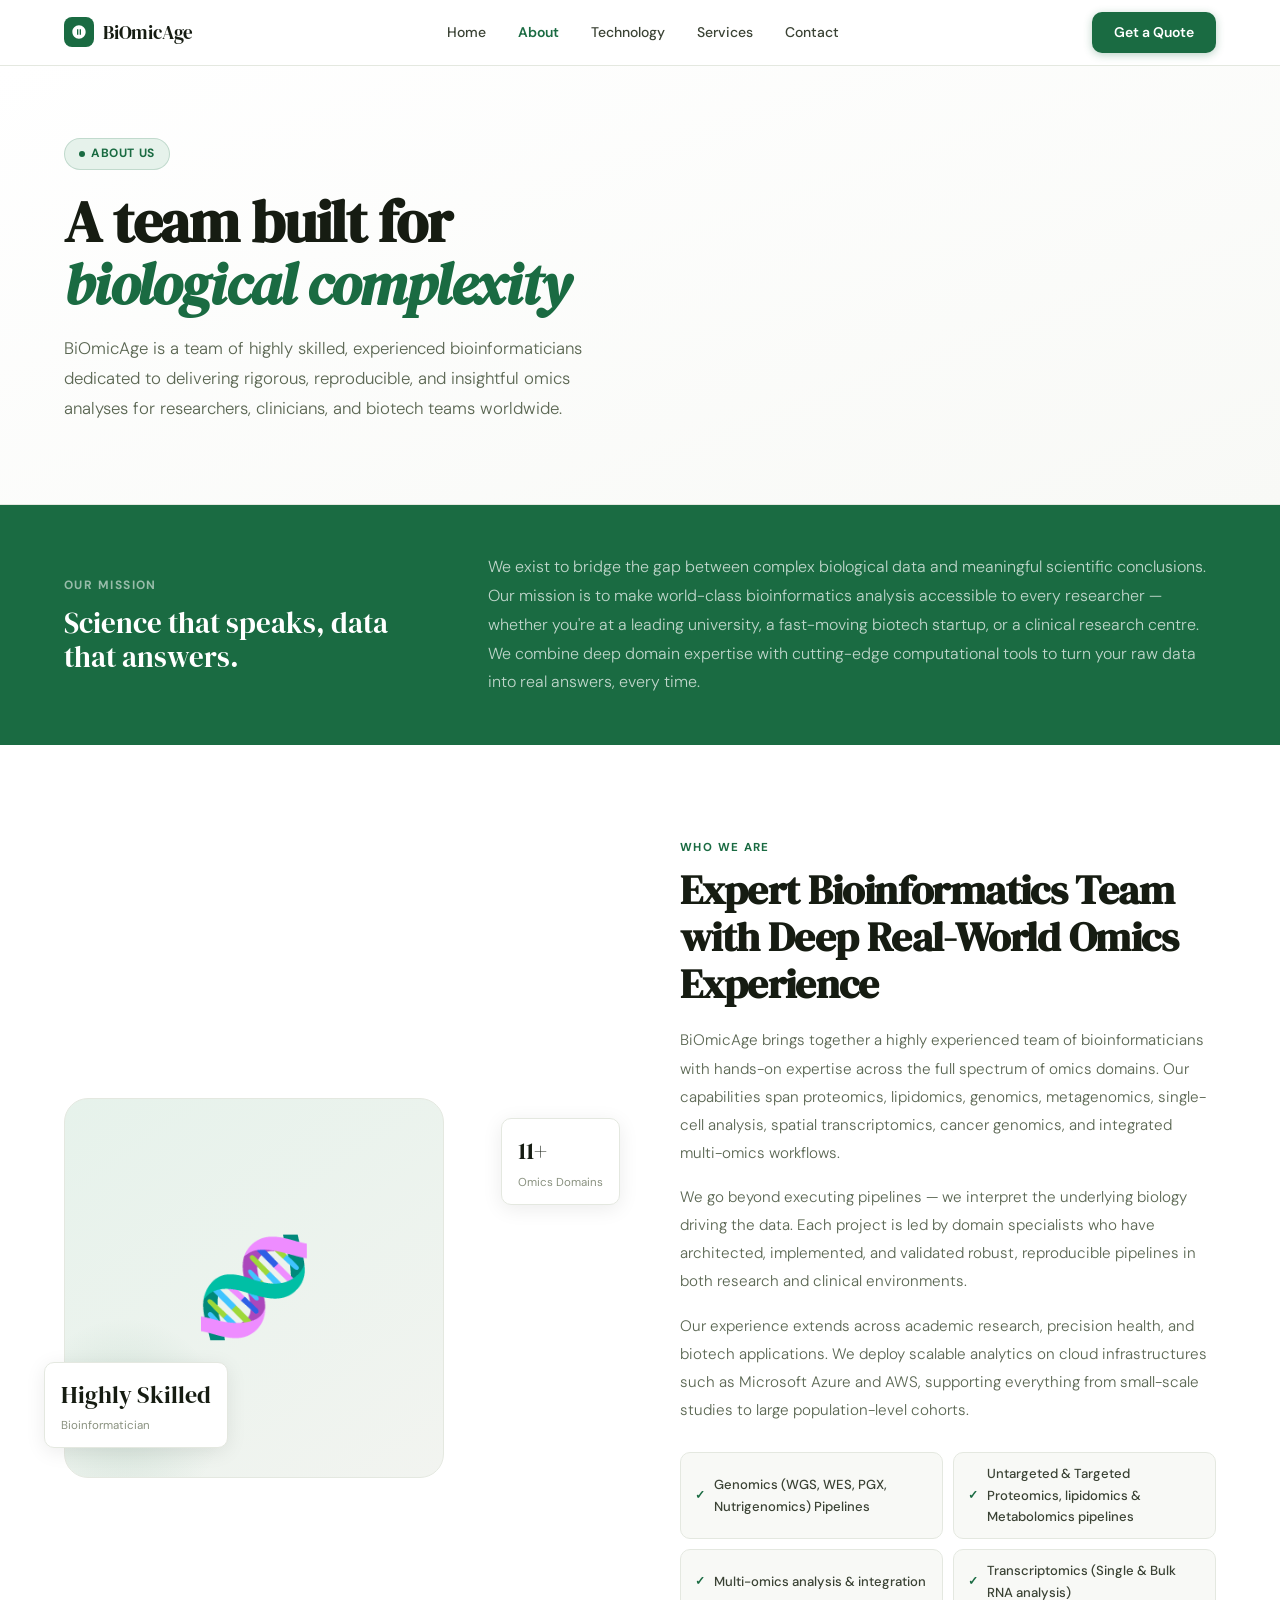
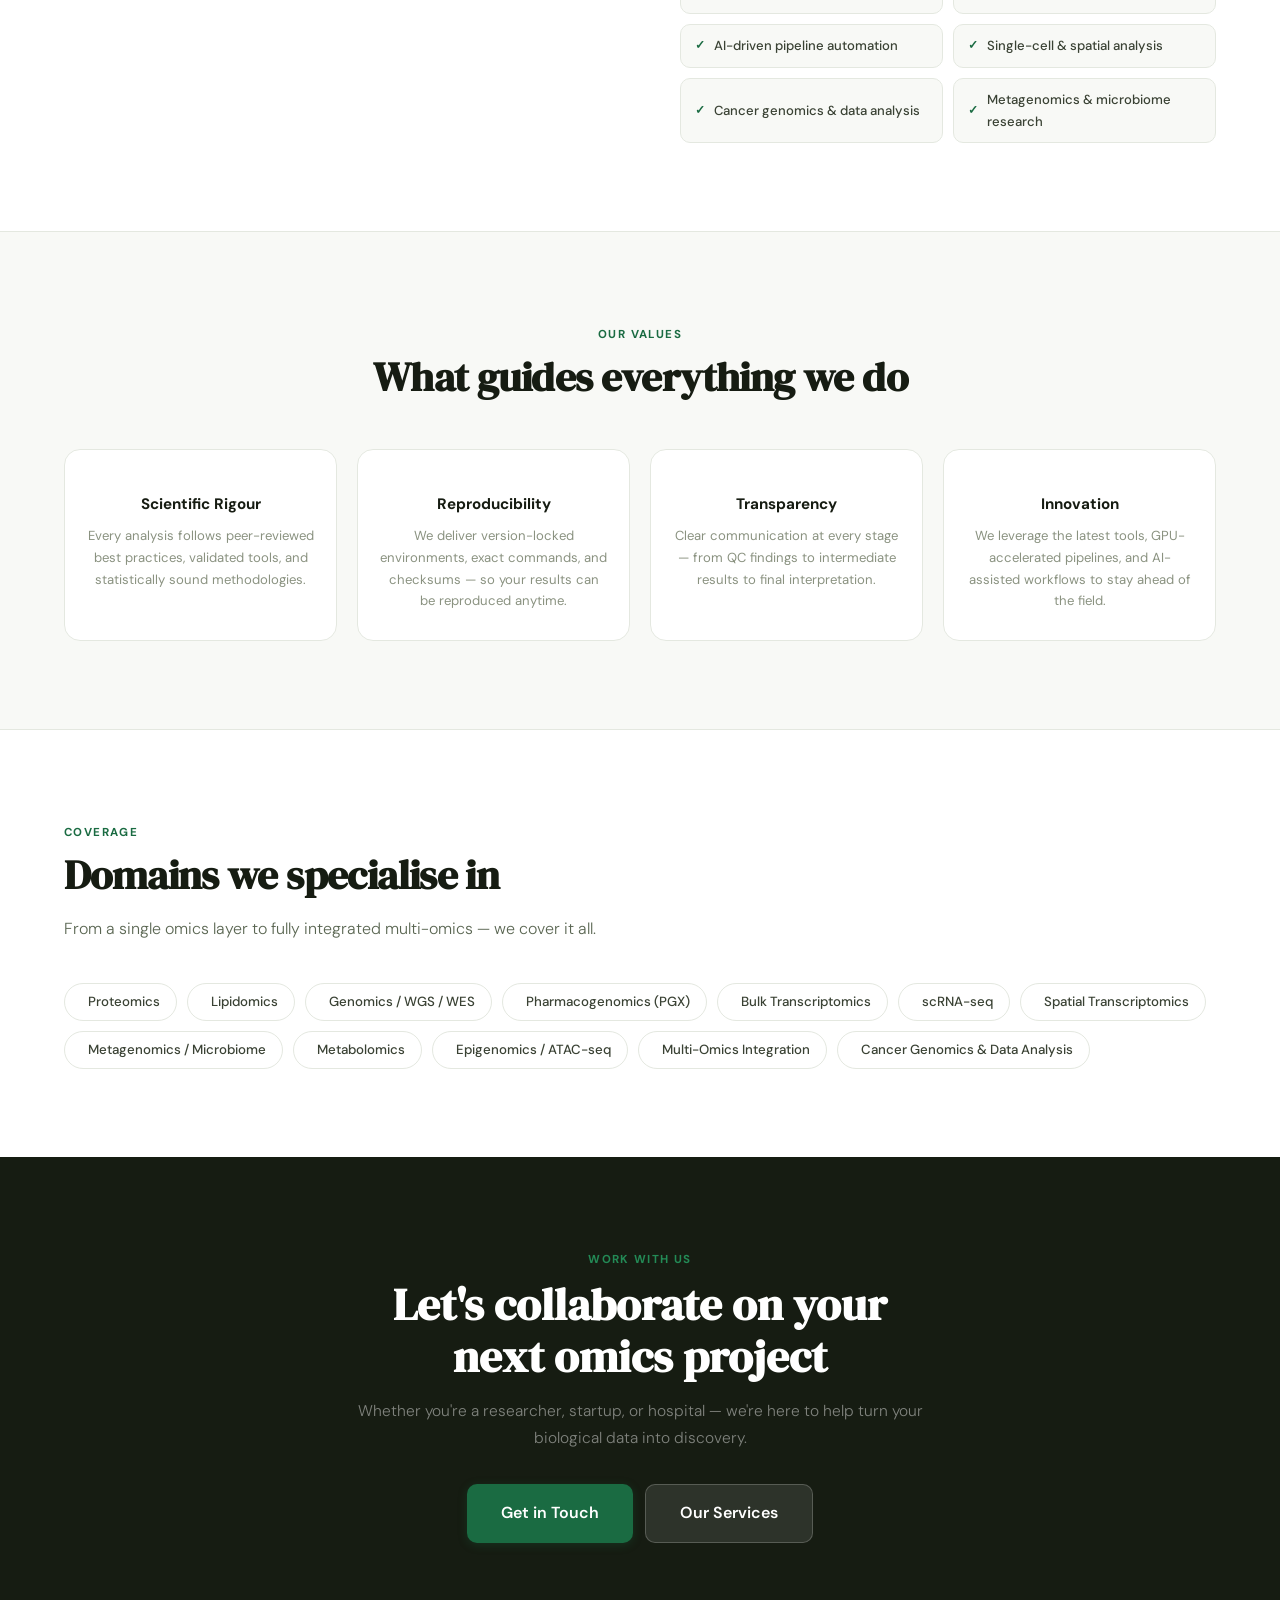
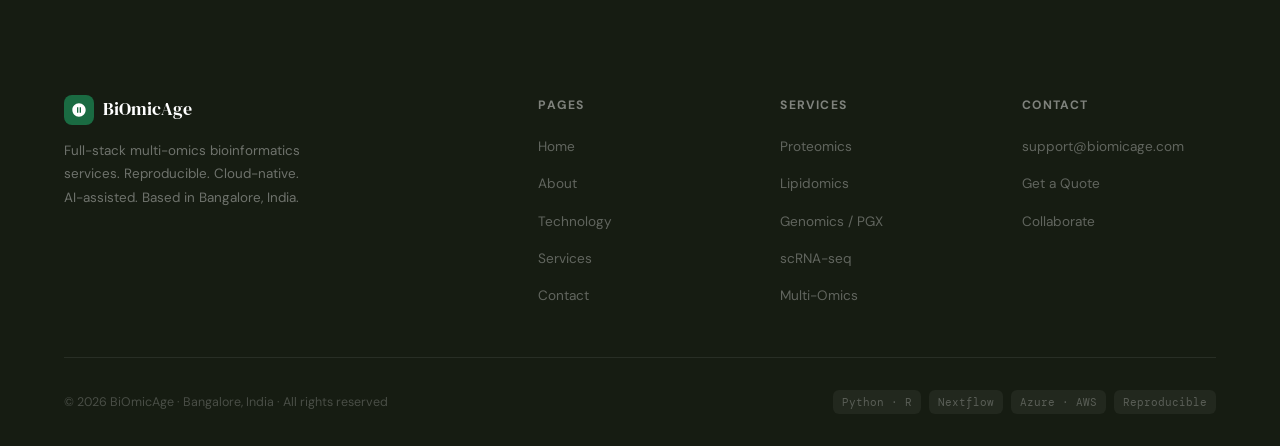
<file: about.html>
<!DOCTYPE html>
<html lang="en">
<head>
<meta charset="UTF-8"/>
<meta name="viewport" content="width=device-width, initial-scale=1.0, maximum-scale=1.0, user-scalable=no"/>
<title>About — BiOmicAge</title>
<meta name="description" content="Meet the BiOmicAge team — a group of highly skilled bioinformaticians with hands-on experience across every omics domain."/>
<link rel="stylesheet" href="assets/css/shared.css"/>
<style>
.page-hero {
  background: linear-gradient(160deg, var(--white) 0%, var(--off-white) 100%);
  padding: 72px 5% 80px;
  border-bottom: 1px solid var(--border);
}
.page-hero-inner { max-width: var(--max-w); margin: 0 auto; }
.page-hero h1 {
  font-family: 'DM Serif Display', serif;
  font-size: clamp(2.4rem, 4.5vw, 3.6rem);
  line-height: 1.1; margin-bottom: 18px;
  letter-spacing: -0.02em;
}
.page-hero p {
  font-size: 1.05rem; color: var(--ink-light);
  max-width: 560px; line-height: 1.78; font-weight: 300;
}

/* Mission strip */
.mission-strip {
  background: var(--green); padding: 48px 5%;
}
.mission-inner {
  max-width: var(--max-w); margin: 0 auto;
  display: grid; grid-template-columns: 1fr 2fr; gap: 60px; align-items: center;
}
.mission-label { font-size: 0.75rem; font-weight: 700; letter-spacing: 0.12em; text-transform: uppercase; color: rgba(255,255,255,0.55); margin-bottom: 10px; }
.mission-title { font-family: 'DM Serif Display', serif; font-size: 1.8rem; color: white; line-height: 1.2; }
.mission-text { font-size: 1rem; color: rgba(255,255,255,0.72); line-height: 1.8; font-weight: 300; }

/* Team identity */
.team-grid {
  display: grid; grid-template-columns: 1fr 1fr; gap: 80px; align-items: center;
}
.team-visual {
  position: relative;
}
.team-blob {
  background: linear-gradient(145deg, var(--green-light), var(--surface));
  border: 1px solid var(--border);
  border-radius: var(--radius-xl);
  aspect-ratio: 1; max-width: 380px;
  display: flex; align-items: center; justify-content: center;
  font-size: 6rem; position: relative; overflow: hidden;
}
.team-blob::before {
  content: '';
  position: absolute; bottom: -40px; left: -40px;
  width: 200px; height: 200px;
  background: radial-gradient(circle, var(--green-glow) 0%, transparent 70%);
  border-radius: 50%;
}
.floating-stat {
  position: absolute; background: var(--white);
  border: 1px solid var(--border); border-radius: var(--radius);
  padding: 12px 16px; box-shadow: var(--shadow);
}
.floating-stat:nth-child(2) { top: 20px; right: -20px; animation: float 3.5s ease-in-out infinite; }
.floating-stat:nth-child(3) { bottom: 30px; left: -20px; animation: float 3.5s ease-in-out 1.75s infinite; }
.fs-val { font-family: 'DM Serif Display', serif; font-size: 1.5rem; color: var(--ink); }
.fs-lbl { font-size: 0.72rem; color: var(--muted); margin-top: 2px; }

.team-content .section-title { margin-bottom: 18px; }
.team-content p {
  font-size: 0.95rem; color: var(--ink-light); line-height: 1.85;
  font-weight: 300; margin-bottom: 16px;
}

/* Expertise chips */
.expertise-grid {
  display: grid; grid-template-columns: 1fr 1fr; gap: 10px; margin-top: 28px;
}
.exp-chip {
  display: flex; align-items: center; gap: 9px;
  background: var(--off-white); border: 1px solid var(--border);
  border-radius: var(--radius); padding: 10px 14px;
  font-size: 0.82rem; font-weight: 500; color: var(--ink-soft);
  transition: all 0.2s;
}
.exp-chip:hover { border-color: var(--green); color: var(--green); background: var(--green-pale); }
.exp-chip::before { content: '✓'; color: var(--green); font-weight: 700; font-size: 0.75rem; }

/* Values */
.values-grid {
  display: grid; grid-template-columns: repeat(4,1fr); gap: 20px;
}
.val-card {
  background: var(--white); border: 1px solid var(--border);
  border-radius: var(--radius-lg); padding: 28px 22px;
  text-align: center; transition: all 0.25s;
}
.val-card:hover { box-shadow: var(--shadow-lg); transform: translateY(-3px); border-color: rgba(26,107,66,0.2); }
.val-icon { font-size: 2rem; margin-bottom: 14px; }
.val-title { font-weight: 700; font-size: 0.95rem; margin-bottom: 8px; }
.val-desc { font-size: 0.82rem; color: var(--muted); line-height: 1.65; }

/* Domain tags */
.domains-wrap {
  display: flex; flex-wrap: wrap; gap: 10px; margin-top: 40px;
}
.domain-tag {
  display: flex; align-items: center; gap: 7px;
  background: var(--white); border: 1px solid var(--border);
  border-radius: 100px; padding: 7px 16px;
  font-size: 0.83rem; font-weight: 500; color: var(--ink-soft);
  transition: all 0.2s;
}
.domain-tag:hover { border-color: var(--green); color: var(--green); background: var(--green-pale); }
.domain-icon { font-size: 0.9rem; }

@media (max-width:900px) {
  .team-grid { grid-template-columns:1fr; gap:40px; }
  .team-visual { display:none; }
  .mission-inner { grid-template-columns:1fr; gap:20px; }
  .values-grid { grid-template-columns:1fr 1fr; }
  .expertise-grid { grid-template-columns:1fr; }
}
@media (max-width:600px) {
  .values-grid { grid-template-columns:1fr; }
}
</style>
</head>
<body class="page-body">

<!-- NAV -->
<nav class="nav" id="nav">
  <div class="nav-inner">
    <a href="index.html" class="nav-logo">
      <div class="nav-logo-mark"><svg viewBox="0 0 24 24"><path d="M12 2C6.48 2 2 6.48 2 12s4.48 10 10 10 10-4.48 10-10S17.52 2 12 2zm-1 14H9V8h2v8zm4 0h-2V8h2v8z"/></svg></div>
      BiOmicAge
    </a>
    <ul class="nav-links">
      <li><a href="index.html">Home</a></li>
      <li><a href="about.html" class="active">About</a></li>
      <li><a href="technology.html">Technology</a></li>
      <li><a href="services.html">Services</a></li>
      <li><a href="contact.html">Contact</a></li>
    </ul>
    <a href="contact.html" class="nav-cta">Get a Quote</a>
    <button class="nav-hamburger" id="hamburger"><span></span><span></span><span></span></button>
  </div>
</nav>
<div class="nav-mobile-menu" id="navMobileMenu">
  <ul>
    <li><a href="index.html">Home</a></li>
    <li><a href="about.html" class="active">About</a></li>
    <li><a href="technology.html">Technology</a></li>
    <li><a href="services.html">Services</a></li>
    <li><a href="contact.html">Contact</a></li>
  </ul>
  <a href="contact.html" class="mob-cta">Get a Quote</a>
</div>

<!-- PAGE HERO -->
<div class="page-hero">
  <div class="page-hero-inner fade-up">
    <div class="badge" style="margin-bottom:20px;">About Us</div>
    <h1>A team built for<br><em style="font-style:italic; color:var(--green)">biological complexity</em></h1>
    <p>BiOmicAge is a team of highly skilled, experienced bioinformaticians dedicated to delivering rigorous, reproducible, and insightful omics analyses for researchers, clinicians, and biotech teams worldwide.</p>
  </div>
</div>

<!-- MISSION STRIP -->
<div class="mission-strip">
  <div class="mission-inner">
    <div>
      <div class="mission-label">Our Mission</div>
      <div class="mission-title">Science that speaks, data that answers.</div>
    </div>
    <div class="mission-text">We exist to bridge the gap between complex biological data and meaningful scientific conclusions. Our mission is to make world-class bioinformatics analysis accessible to every researcher — whether you're at a leading university, a fast-moving biotech startup, or a clinical research centre. We combine deep domain expertise with cutting-edge computational tools to turn your raw data into real answers, every time.</div>
  </div>
</div>

<!-- TEAM SECTION -->
<section class="section">
  <div class="section-inner">
    <div class="team-grid">
      <div class="team-visual">
        <div class="team-blob">🧬</div>
        <div class="floating-stat">
          <div class="fs-val">11+</div>
          <div class="fs-lbl">Omics Domains</div>
        </div>
        <div class="floating-stat">
          <div class="fs-val">Highly Skilled</div>
          <div class="fs-lbl">Bioinformatician</div>
        </div>
      </div>
      <div class="team-content fade-up">
        <div class="section-label">Who We Are</div>
        <h2 class="section-title">Expert Bioinformatics Team with Deep Real-World Omics Experience</h2>
        <p>BiOmicAge brings together a highly experienced team of bioinformaticians with hands-on expertise across the full spectrum of omics domains. Our capabilities span proteomics, lipidomics, genomics, metagenomics, single-cell analysis, spatial transcriptomics, cancer genomics, and integrated multi-omics workflows. 
        <p>We go beyond executing pipelines — we interpret the underlying biology driving the data. Each project is led by domain specialists who have architected, implemented, and validated robust, reproducible pipelines in both research and clinical environments. 
        <p>Our experience extends across academic research, precision health, and biotech applications. We deploy scalable analytics on cloud infrastructures such as Microsoft Azure and AWS, supporting everything from small-scale studies to large population-level cohorts.</p>
        <div class="expertise-grid">
          <div class="exp-chip">Genomics (WGS, WES, PGX, Nutrigenomics) Pipelines</div>
          <div class="exp-chip">Untargeted & Targeted Proteomics, lipidomics & Metabolomics pipelines</div>
          <div class="exp-chip">Multi-omics analysis & integration</div>
          <div class="exp-chip">Transcriptomics (Single & Bulk RNA analysis)</div>
          <div class="exp-chip">AI-driven pipeline automation</div>
          <div class="exp-chip">Single-cell & spatial analysis</div>
          <div class="exp-chip">Cancer genomics & data analysis</div>
          <div class="exp-chip">Metagenomics & microbiome research</div>
        </div>
      </div>
    </div>
  </div>
</section>

<!-- VALUES -->
<section class="section surface">
  <div class="section-inner">
    <div style="text-align:center; margin-bottom:48px;">
      <div class="section-label">Our Values</div>
      <h2 class="section-title">What guides everything we do</h2>
    </div>
    <div class="values-grid">
      <div class="val-card fade-up">
        <div class="val-icon"></div>
        <div class="val-title">Scientific Rigour</div>
        <div class="val-desc">Every analysis follows peer-reviewed best practices, validated tools, and statistically sound methodologies.</div>
      </div>
      <div class="val-card fade-up d2">
        <div class="val-icon"></div>
        <div class="val-title">Reproducibility</div>
        <div class="val-desc">We deliver version-locked environments, exact commands, and checksums — so your results can be reproduced anytime.</div>
      </div>
      <div class="val-card fade-up d3">
        <div class="val-icon"></div>
        <div class="val-title">Transparency</div>
        <div class="val-desc">Clear communication at every stage — from QC findings to intermediate results to final interpretation.</div>
      </div>
      <div class="val-card fade-up d4">
        <div class="val-icon"></div>
        <div class="val-title">Innovation</div>
        <div class="val-desc">We leverage the latest tools, GPU-accelerated pipelines, and AI-assisted workflows to stay ahead of the field.</div>
      </div>
    </div>
  </div>
</section>

<!-- DOMAINS WE COVER -->
<section class="section">
  <div class="section-inner">
    <div class="section-label">Coverage</div>
    <h2 class="section-title">Domains we specialise in</h2>
    <p class="section-sub">From a single omics layer to fully integrated multi-omics — we cover it all.</p>
    <div class="domains-wrap">
      <div class="domain-tag"><span class="domain-icon"></span> Proteomics</div>
      <div class="domain-tag"><span class="domain-icon"></span> Lipidomics</div>
      <div class="domain-tag"><span class="domain-icon"></span> Genomics / WGS / WES</div>
      <div class="domain-tag"><span class="domain-icon"></span> Pharmacogenomics (PGX)</div>
      <div class="domain-tag"><span class="domain-icon"></span> Bulk Transcriptomics</div>
      <div class="domain-tag"><span class="domain-icon"></span> scRNA-seq</div>
      <div class="domain-tag"><span class="domain-icon"></span> Spatial Transcriptomics</div>
      <div class="domain-tag"><span class="domain-icon"></span> Metagenomics / Microbiome</div>
      <div class="domain-tag"><span class="domain-icon"></span> Metabolomics</div>
      <div class="domain-tag"><span class="domain-icon"></span> Epigenomics / ATAC-seq</div>
      <div class="domain-tag"><span class="domain-icon"></span> Multi-Omics Integration</div>
      <div class="domain-tag"><span class="domain-icon"></span> Cancer Genomics & Data Analysis</div>
    </div>
  </div>
</section>

<!-- CTA -->
<section style="background:var(--ink); padding:88px 5%; text-align:center;">
  <div style="max-width:580px; margin:0 auto;">
    <div class="section-label" style="color:var(--green-mid);">Work With Us</div>
    <h2 style="font-family:'DM Serif Display',serif; font-size:clamp(1.9rem,3.5vw,2.9rem); color:white; margin-bottom:16px; line-height:1.15;">Let's collaborate on your next omics project</h2>
    <p style="color:rgba(255,255,255,0.45); font-size:0.97rem; line-height:1.75; margin-bottom:32px; font-weight:300;">Whether you're a researcher, startup, or hospital — we're here to help turn your biological data into discovery.</p>
    <div style="display:flex; gap:12px; justify-content:center; flex-wrap:wrap;">
      <a href="contact.html" class="btn btn-primary btn-lg">Get in Touch</a>
      <a href="services.html" class="btn btn-ghost btn-lg">Our Services</a>
    </div>
  </div>
</section>

<!-- FOOTER -->
<footer class="footer">
  <div class="footer-inner">
    <div class="footer-grid">
      <div class="footer-brand">
        <div class="footer-brand-logo"><div class="nav-logo-mark"><svg viewBox="0 0 24 24"><path d="M12 2C6.48 2 2 6.48 2 12s4.48 10 10 10 10-4.48 10-10S17.52 2 12 2zm-1 14H9V8h2v8zm4 0h-2V8h2v8z"/></svg></div>BiOmicAge</div>
        <p>Full-stack multi-omics bioinformatics services. Reproducible. Cloud-native. AI-assisted. Based in Bangalore, India.</p>
      </div>
      <div class="footer-col"><h4>Pages</h4><ul><li><a href="index.html">Home</a></li><li><a href="about.html">About</a></li><li><a href="technology.html">Technology</a></li><li><a href="services.html">Services</a></li><li><a href="contact.html">Contact</a></li></ul></div>
      <div class="footer-col"><h4>Services</h4><ul><li><a href="services.html">Proteomics</a></li><li><a href="services.html">Lipidomics</a></li><li><a href="services.html">Genomics / PGX</a></li><li><a href="services.html">scRNA-seq</a></li><li><a href="services.html">Multi-Omics</a></li></ul></div>
      <div class="footer-col"><h4>Contact</h4><ul><li><a href="mailto:support@biomicage.com">support@biomicage.com</a></li><li><a href="contact.html">Get a Quote</a></li><li><a href="contact.html">Collaborate</a></li></ul></div>
    </div>
    <div class="footer-bottom">
      <p>© 2026 BiOmicAge · Bangalore, India · All rights reserved</p>
      <div class="footer-chips"><span class="footer-chip">Python · R</span><span class="footer-chip">Nextflow</span><span class="footer-chip">Azure · AWS</span><span class="footer-chip">Reproducible</span></div>
    </div>
  </div>
</footer>
<script src="assets/js/main.js"></script>
</body>
</html>
</file>
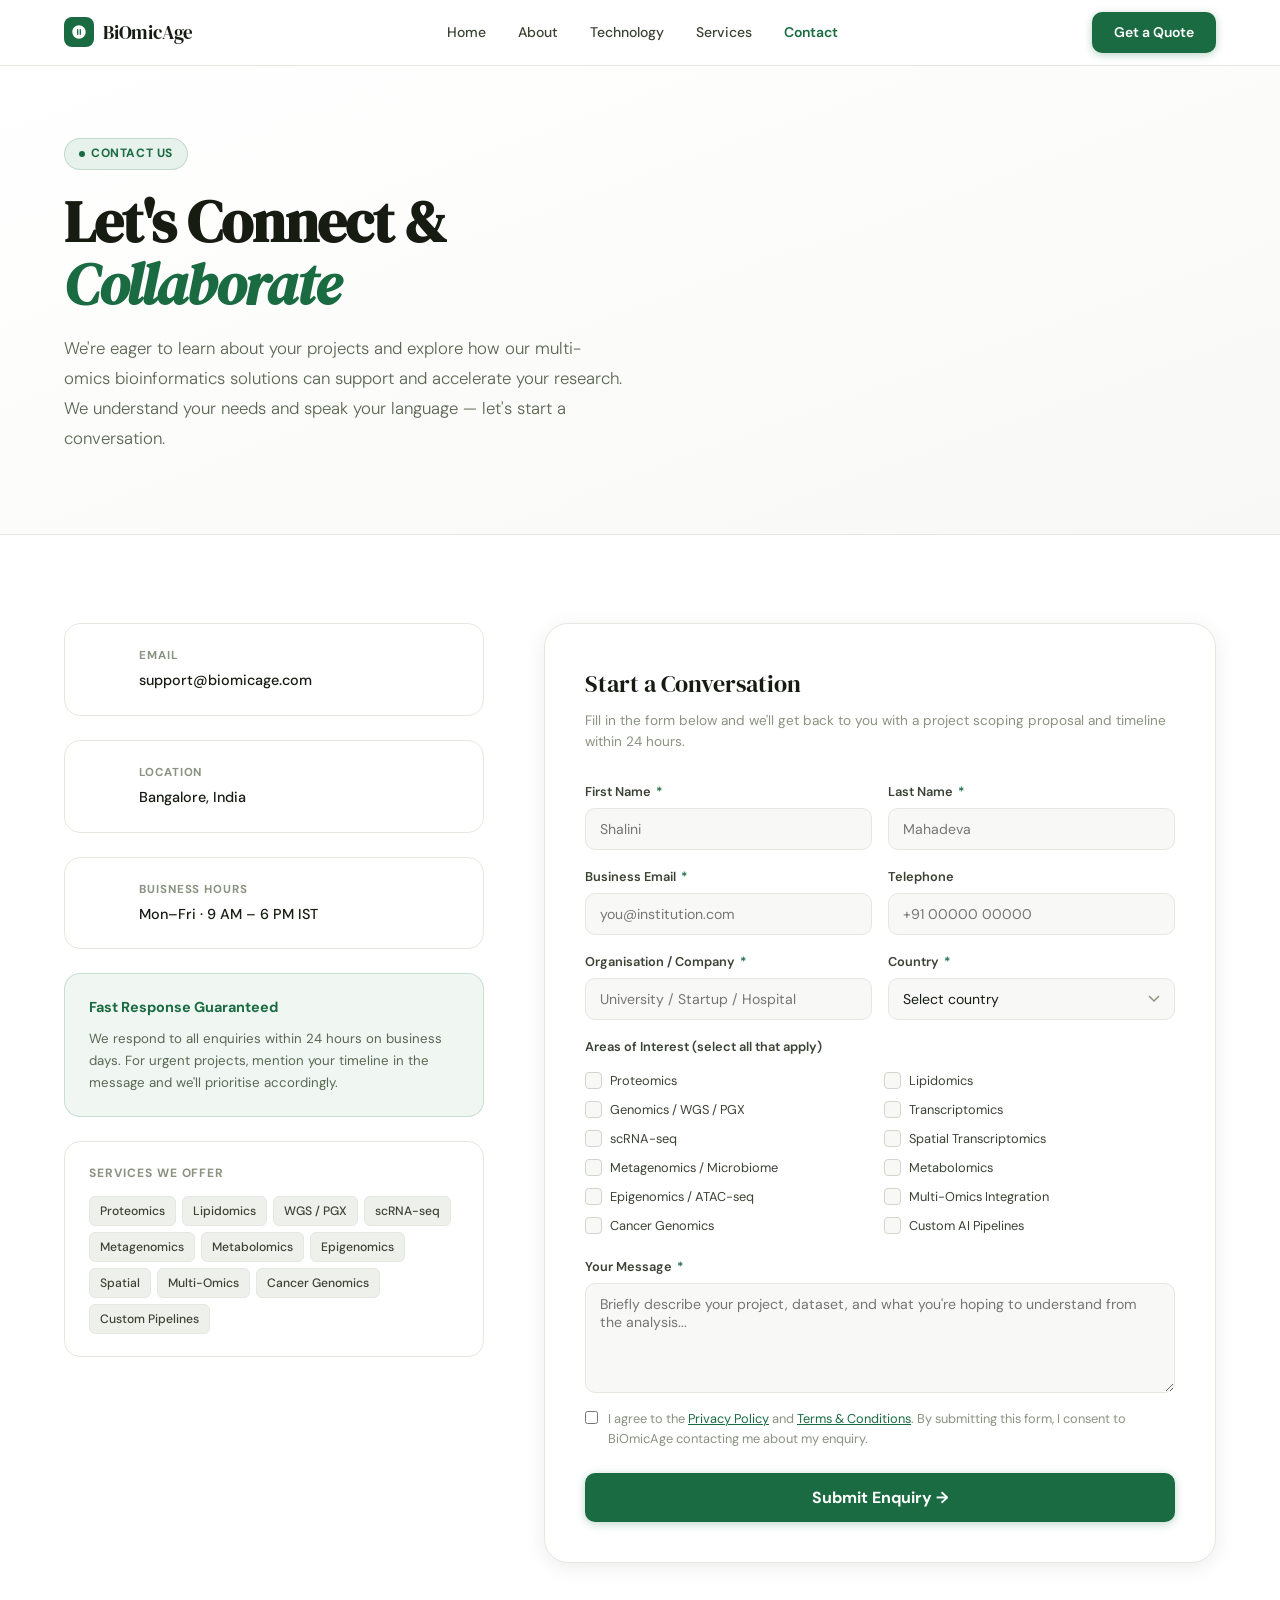
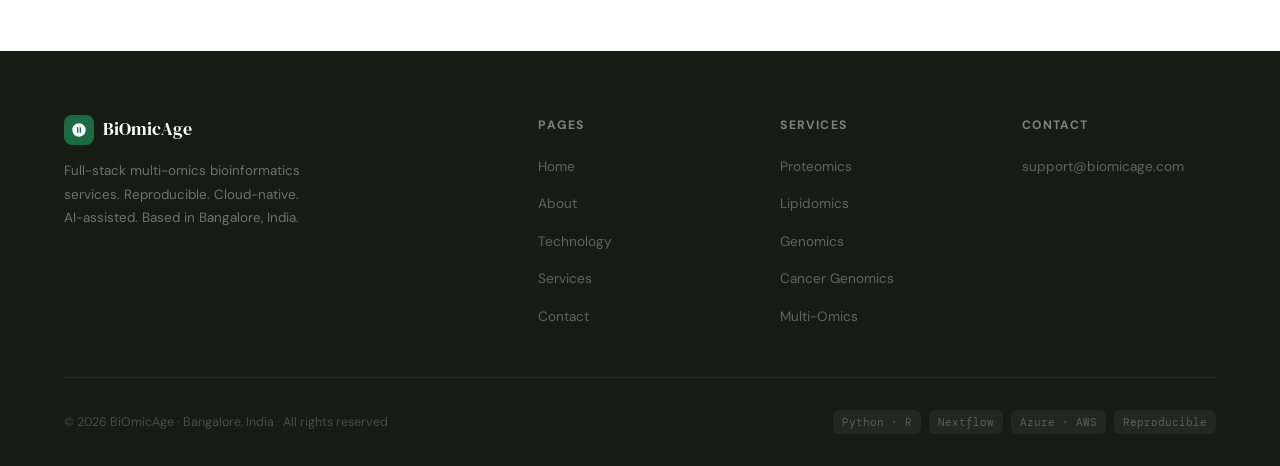
<file: contact.html>
<!DOCTYPE html>
<html lang="en">
<head>
<meta charset="UTF-8"/>
<meta name="viewport" content="width=device-width, initial-scale=1.0, maximum-scale=1.0, user-scalable=no"/>
<title>Contact — BiOmicAge</title>
<link rel="stylesheet" href="assets/css/shared.css"/>
<style>
.page-hero { background: linear-gradient(160deg, var(--white) 0%, var(--off-white) 100%); padding: 72px 5% 80px; border-bottom: 1px solid var(--border); }
.page-hero-inner { max-width: var(--max-w); margin: 0 auto; }
.page-hero h1 { font-family: 'DM Serif Display', serif; font-size: clamp(2.4rem, 4.5vw, 3.6rem); line-height: 1.1; margin-bottom: 18px; letter-spacing: -0.02em; }

.contact-grid {
  display: grid; grid-template-columns: 1fr 1.6fr; gap: 60px; align-items: start;
}

/* Left info panel */
.contact-info { display: flex; flex-direction: column; gap: 24px; }
.info-card {
  background: var(--white); border: 1px solid var(--border);
  border-radius: var(--radius-lg); padding: 22px 24px;
  display: flex; align-items: flex-start; gap: 14px;
  transition: all 0.2s;
}
.info-card:hover { box-shadow: var(--shadow); border-color: rgba(26,107,66,0.2); }
.info-icon { font-size: 1.3rem; min-width: 36px; }
.info-label { font-size: 0.72rem; font-weight: 700; text-transform: uppercase; letter-spacing: 0.08em; color: var(--muted); margin-bottom: 4px; }
.info-val { font-size: 0.9rem; font-weight: 500; color: var(--ink); }
.info-val a { color: var(--ink); transition: color 0.2s; }
.info-val a:hover { color: var(--green); }

.response-card {
  background: var(--green-pale); border: 1px solid rgba(26,107,66,0.18);
  border-radius: var(--radius-lg); padding: 22px 24px;
}
.rc-title { font-weight: 700; font-size: 0.9rem; color: var(--green); margin-bottom: 8px; }
.rc-text { font-size: 0.83rem; color: var(--ink-light); line-height: 1.65; }

.interest-preview { background: var(--white); border: 1px solid var(--border); border-radius: var(--radius-lg); padding: 22px 24px; }
.ip-title { font-size: 0.75rem; font-weight: 700; text-transform: uppercase; letter-spacing: 0.08em; color: var(--muted); margin-bottom: 12px; }
.ip-tags { display: flex; flex-wrap: wrap; gap: 6px; }
.ip-tag { background: var(--tag-bg); border: 1px solid var(--border); border-radius: var(--radius-sm); padding: 4px 10px; font-size: 0.76rem; font-weight: 500; color: var(--ink-soft); }

/* Form */
.contact-form {
  background: var(--white); border: 1px solid var(--border);
  border-radius: var(--radius-xl); padding: 40px;
  box-shadow: var(--shadow);
}
.form-title { font-family: 'DM Serif Display', serif; font-size: 1.5rem; margin-bottom: 6px; }
.form-sub { font-size: 0.85rem; color: var(--muted); margin-bottom: 28px; line-height: 1.6; }

.form-row { display: grid; grid-template-columns: 1fr 1fr; gap: 16px; }
.form-group { display: flex; flex-direction: column; gap: 6px; margin-bottom: 16px; }
.form-group.full { grid-column: 1 / -1; }
.form-label { font-size: 0.8rem; font-weight: 600; color: var(--ink-soft); }
.form-label .req { color: var(--green); margin-left: 2px; }
.form-input, .form-select, .form-textarea {
  font-family: 'DM Sans', sans-serif;
  font-size: 0.88rem; color: var(--ink);
  background: var(--off-white); border: 1.5px solid var(--border);
  border-radius: var(--radius); padding: 11px 14px;
  outline: none; transition: border-color 0.2s, box-shadow 0.2s;
  width: 100%;
}
.form-input:focus, .form-select:focus, .form-textarea:focus {
  border-color: var(--green);
  box-shadow: 0 0 0 3px rgba(26,107,66,0.08);
  background: var(--white);
}
.form-textarea { resize: vertical; min-height: 110px; }
.form-select { appearance: none; background-image: url("data:image/svg+xml,%3Csvg xmlns='http://www.w3.org/2000/svg' width='12' height='8' viewBox='0 0 12 8'%3E%3Cpath d='M1 1l5 5 5-5' stroke='%238a9280' stroke-width='1.5' fill='none'/%3E%3C/svg%3E"); background-repeat: no-repeat; background-position: right 14px center; padding-right: 36px; }

/* Checkboxes */
.checkbox-section { margin-bottom: 20px; }
.checkbox-label { font-size: 0.8rem; font-weight: 600; color: var(--ink-soft); margin-bottom: 12px; display: block; }
.checkbox-grid { display: grid; grid-template-columns: 1fr 1fr; gap: 8px; }
.checkbox-item { display: flex; align-items: center; gap: 8px; cursor: pointer; }
.checkbox-item input[type="checkbox"] { display: none; }
.checkbox-box {
  width: 17px; height: 17px; border-radius: 4px;
  border: 1.5px solid var(--border-mid); background: var(--off-white);
  flex-shrink: 0; display: flex; align-items: center; justify-content: center;
  transition: all 0.15s; font-size: 0.65rem; color: white;
}
.checkbox-item input:checked + .checkbox-box {
  background: var(--green); border-color: var(--green);
}
.checkbox-item input:checked + .checkbox-box::after { content: '✓'; }
.checkbox-text { font-size: 0.8rem; color: var(--ink-soft); }

/* Privacy */
.privacy-row { display: flex; align-items: flex-start; gap: 10px; margin-bottom: 24px; font-size: 0.8rem; color: var(--muted); line-height: 1.55; }
.privacy-row input[type="checkbox"] { margin-top: 2px; accent-color: var(--green); flex-shrink: 0; }
.privacy-row a { color: var(--green); text-decoration: underline; }

.submit-btn {
  width: 100%; background: var(--green); color: white;
  border: none; border-radius: var(--radius); padding: 14px;
  font-size: 1rem; font-weight: 700; cursor: pointer;
  font-family: 'DM Sans', sans-serif;
  transition: all 0.2s;
  box-shadow: 0 2px 10px rgba(26,107,66,0.28);
}
.submit-btn:hover { background: var(--green-mid); transform: translateY(-2px); box-shadow: 0 6px 20px rgba(26,107,66,0.35); }

/* Success state */
.form-success {
  display: none; text-align: center; padding: 40px 20px;
}
.success-icon { font-size: 3rem; margin-bottom: 16px; }
.success-title { font-family: 'DM Serif Display', serif; font-size: 1.6rem; margin-bottom: 10px; }
.success-text { font-size: 0.9rem; color: var(--muted); line-height: 1.7; }

@media (max-width:900px) {
  .contact-grid { grid-template-columns: 1fr; }
  .form-row { grid-template-columns: 1fr; }
  .checkbox-grid { grid-template-columns: 1fr; }
}
</style>
</head>
<body class="page-body">

<nav class="nav" id="nav">
  <div class="nav-inner">
    <a href="index.html" class="nav-logo"><div class="nav-logo-mark"><svg viewBox="0 0 24 24"><path d="M12 2C6.48 2 2 6.48 2 12s4.48 10 10 10 10-4.48 10-10S17.52 2 12 2zm-1 14H9V8h2v8zm4 0h-2V8h2v8z"/></svg></div>BiOmicAge</a>
    <ul class="nav-links">
      <li><a href="index.html">Home</a></li><li><a href="about.html">About</a></li><li><a href="technology.html">Technology</a></li><li><a href="services.html">Services</a></li><li><a href="contact.html" class="active">Contact</a></li>
    </ul>
    <a href="contact.html" class="nav-cta">Get a Quote</a>
    <button class="nav-hamburger" id="hamburger"><span></span><span></span><span></span></button>
  </div>
</nav>
<div class="nav-mobile-menu" id="navMobileMenu">
  <ul>
    <li><a href="index.html">Home</a></li>
    <li><a href="about.html">About</a></li>
    <li><a href="technology.html">Technology</a></li>
    <li><a href="services.html">Services</a></li>
    <li><a href="contact.html" class="active">Contact</a></li>
  </ul>
  <a href="contact.html" class="mob-cta">Get a Quote</a>
</div>

<div class="page-hero">
  <div class="page-hero-inner fade-up">
    <div class="badge" style="margin-bottom:20px;">Contact Us</div>
    <h1>Let's Connect &<br><em style="font-style:italic; color:var(--green)">Collaborate</em></h1>
    <p style="font-size:1.05rem; color:var(--ink-light); max-width:560px; line-height:1.78; font-weight:300; margin-top:16px;">We're eager to learn about your projects and explore how our multi-omics bioinformatics solutions can support and accelerate your research. We understand your needs and speak your language — let's start a conversation.</p>
  </div>
</div>

<section class="section">
  <div class="section-inner">
    <div class="contact-grid">

      <!-- LEFT INFO -->
      <div class="contact-info fade-up">
        <div class="info-card">
          <div class="info-icon"></div>
          <div>
            <div class="info-label">Email</div>
            <div class="info-val"><a href="mailto:support@biomicage.com">support@biomicage.com</a></div>
          </div>
        </div>
        <div class="info-card">
          <div class="info-icon"></div>
          <div>
            <div class="info-label">Location</div>
            <div class="info-val">Bangalore, India</div>
          </div>
        </div>
        <div class="info-card">
          <div class="info-icon"></div>
          <div>
            <div class="info-label">Buisness hours</div>
            <div class="info-val">Mon–Fri · 9 AM – 6 PM IST</div>
          </div>
        </div>
        <div class="response-card">
          <div class="rc-title"> Fast Response Guaranteed</div>
          <div class="rc-text">We respond to all enquiries within 24 hours on business days. For urgent projects, mention your timeline in the message and we'll prioritise accordingly.</div>
        </div>
        <div class="interest-preview">
          <div class="ip-title">Services We Offer</div>
          <div class="ip-tags">
            <span class="ip-tag">Proteomics</span>
            <span class="ip-tag">Lipidomics</span>
            <span class="ip-tag">WGS / PGX</span>
            <span class="ip-tag">scRNA-seq</span>
            <span class="ip-tag">Metagenomics</span>
            <span class="ip-tag">Metabolomics</span>
            <span class="ip-tag">Epigenomics</span>
            <span class="ip-tag">Spatial</span>
            <span class="ip-tag">Multi-Omics</span>
            <span class="ip-tag">Cancer Genomics</span>
            <span class="ip-tag">Custom Pipelines</span>
          </div>
        </div>
      </div>

      <!-- FORM -->
      <div class="contact-form fade-up d2" id="contact-form-wrap">
        <div class="form-title">Start a Conversation</div>
        <div class="form-sub">Fill in the form below and we'll get back to you with a project scoping proposal and timeline within 24 hours.</div>

        <form id="contactForm" onsubmit="handleSubmit(event)">
          <div class="form-row">
            <div class="form-group">
              <label class="form-label">First Name <span class="req">*</span></label>
              <input type="text" class="form-input" placeholder="Shalini" required/>
            </div>
            <div class="form-group">
              <label class="form-label">Last Name <span class="req">*</span></label>
              <input type="text" class="form-input" placeholder="Mahadeva" required/>
            </div>
          </div>

          <div class="form-row">
            <div class="form-group">
              <label class="form-label">Business Email <span class="req">*</span></label>
              <input type="email" class="form-input" placeholder="you@institution.com" required/>
            </div>
            <div class="form-group">
              <label class="form-label">Telephone</label>
              <input type="tel" class="form-input" placeholder="+91 00000 00000"/>
            </div>
          </div>

          <div class="form-row">
            <div class="form-group">
              <label class="form-label">Organisation / Company <span class="req">*</span></label>
              <input type="text" class="form-input" placeholder="University / Startup / Hospital" required/>
            </div>
            <div class="form-group">
              <label class="form-label">Country <span class="req">*</span></label>
              <select class="form-select" required>
                <option value="">Select country</option>
                <option>India</option>
                <option>United States</option>
                <option>United Kingdom</option>
                <option>Germany</option>
                <option>Australia</option>
                <option>Canada</option>
                <option>Singapore</option>
                <option>Other</option>
              </select>
            </div>
          </div>

          <!-- Areas of Interest -->
          <div class="checkbox-section">
            <span class="checkbox-label">Areas of Interest (select all that apply)</span>
            <div class="checkbox-grid">
              <label class="checkbox-item"><input type="checkbox"/><div class="checkbox-box"></div><span class="checkbox-text">Proteomics</span></label>
              <label class="checkbox-item"><input type="checkbox"/><div class="checkbox-box"></div><span class="checkbox-text">Lipidomics</span></label>
              <label class="checkbox-item"><input type="checkbox"/><div class="checkbox-box"></div><span class="checkbox-text">Genomics / WGS / PGX</span></label>
              <label class="checkbox-item"><input type="checkbox"/><div class="checkbox-box"></div><span class="checkbox-text">Transcriptomics</span></label>
              <label class="checkbox-item"><input type="checkbox"/><div class="checkbox-box"></div><span class="checkbox-text">scRNA-seq</span></label>
              <label class="checkbox-item"><input type="checkbox"/><div class="checkbox-box"></div><span class="checkbox-text">Spatial Transcriptomics</span></label>
              <label class="checkbox-item"><input type="checkbox"/><div class="checkbox-box"></div><span class="checkbox-text">Metagenomics / Microbiome</span></label>
              <label class="checkbox-item"><input type="checkbox"/><div class="checkbox-box"></div><span class="checkbox-text">Metabolomics</span></label>
              <label class="checkbox-item"><input type="checkbox"/><div class="checkbox-box"></div><span class="checkbox-text">Epigenomics / ATAC-seq</span></label>
              <label class="checkbox-item"><input type="checkbox"/><div class="checkbox-box"></div><span class="checkbox-text">Multi-Omics Integration</span></label>
              <label class="checkbox-item"><input type="checkbox"/><div class="checkbox-box"></div><span class="checkbox-text">Cancer Genomics</span></label>
              <label class="checkbox-item"><input type="checkbox"/><div class="checkbox-box"></div><span class="checkbox-text">Custom AI Pipelines</span></label>
            </div>
          </div>

          <div class="form-group">
            <label class="form-label">Your Message <span class="req">*</span></label>
            <textarea class="form-textarea" placeholder="Briefly describe your project, dataset, and what you're hoping to understand from the analysis..." required></textarea>
          </div>

          <div class="privacy-row">
            <input type="checkbox" required/>
            <span>I agree to the <a href="#">Privacy Policy</a> and <a href="#">Terms & Conditions</a>. By submitting this form, I consent to BiOmicAge contacting me about my enquiry.</span>
          </div>

          <button type="submit" class="submit-btn">Submit Enquiry →</button>
        </form>

        <!-- Success message -->
        <div class="form-success" id="formSuccess">
          <div class="success-icon">✅</div>
          <div class="success-title">Message Received!</div>
          <div class="success-text">Thank you for reaching out. We'll review your enquiry and respond within 24 hours with a scoping proposal and next steps.<br/><br/>In the meantime, feel free to explore our <a href="services.html" style="color:var(--green);">services</a> or <a href="technology.html" style="color:var(--green);">technology stack</a>.</div>
        </div>
      </div>

    </div>
  </div>
</section>

<footer class="footer"><div class="footer-inner"><div class="footer-grid"><div class="footer-brand"><div class="footer-brand-logo"><div class="nav-logo-mark"><svg viewBox="0 0 24 24"><path d="M12 2C6.48 2 2 6.48 2 12s4.48 10 10 10 10-4.48 10-10S17.52 2 12 2zm-1 14H9V8h2v8zm4 0h-2V8h2v8z"/></svg></div>BiOmicAge</div><p>Full-stack multi-omics bioinformatics services. Reproducible. Cloud-native. AI-assisted. Based in Bangalore, India.</p></div><div class="footer-col"><h4>Pages</h4><ul><li><a href="index.html">Home</a></li><li><a href="about.html">About</a></li><li><a href="technology.html">Technology</a></li><li><a href="services.html">Services</a></li><li><a href="contact.html">Contact</a></li></ul></div><div class="footer-col"><h4>Services</h4><ul><li><a href="services.html">Proteomics</a></li><li><a href="services.html">Lipidomics</a></li><li><a href="services.html">Genomics</a></li><li><a href="services.html">Cancer Genomics</a></li><li><a href="services.html">Multi-Omics</a></li></ul></div><div class="footer-col"><h4>Contact</h4><ul><li><a href="mailto:support@biomicage.com">support@biomicage.com</a></li><li>Bangalore, India</li></ul></div></div><div class="footer-bottom"><p>© 2026 BiOmicAge · Bangalore, India · All rights reserved</p><div class="footer-chips"><span class="footer-chip">Python · R</span><span class="footer-chip">Nextflow</span><span class="footer-chip">Azure · AWS</span><span class="footer-chip">Reproducible</span></div></div></div></footer>

<script src="assets/js/main.js"></script>
<script>
function handleSubmit(e) {
  e.preventDefault();
  document.getElementById('contactForm').style.display = 'none';
  document.getElementById('formSuccess').style.display = 'block';
}
document.querySelectorAll('.checkbox-item input[type="checkbox"]').forEach(cb => {
  cb.addEventListener('change', function() {
    const box = this.nextElementSibling;
    box.style.background = this.checked ? 'var(--green)' : '';
    box.style.borderColor = this.checked ? 'var(--green)' : '';
  });
});
</script>
</body>
</html>
</file>
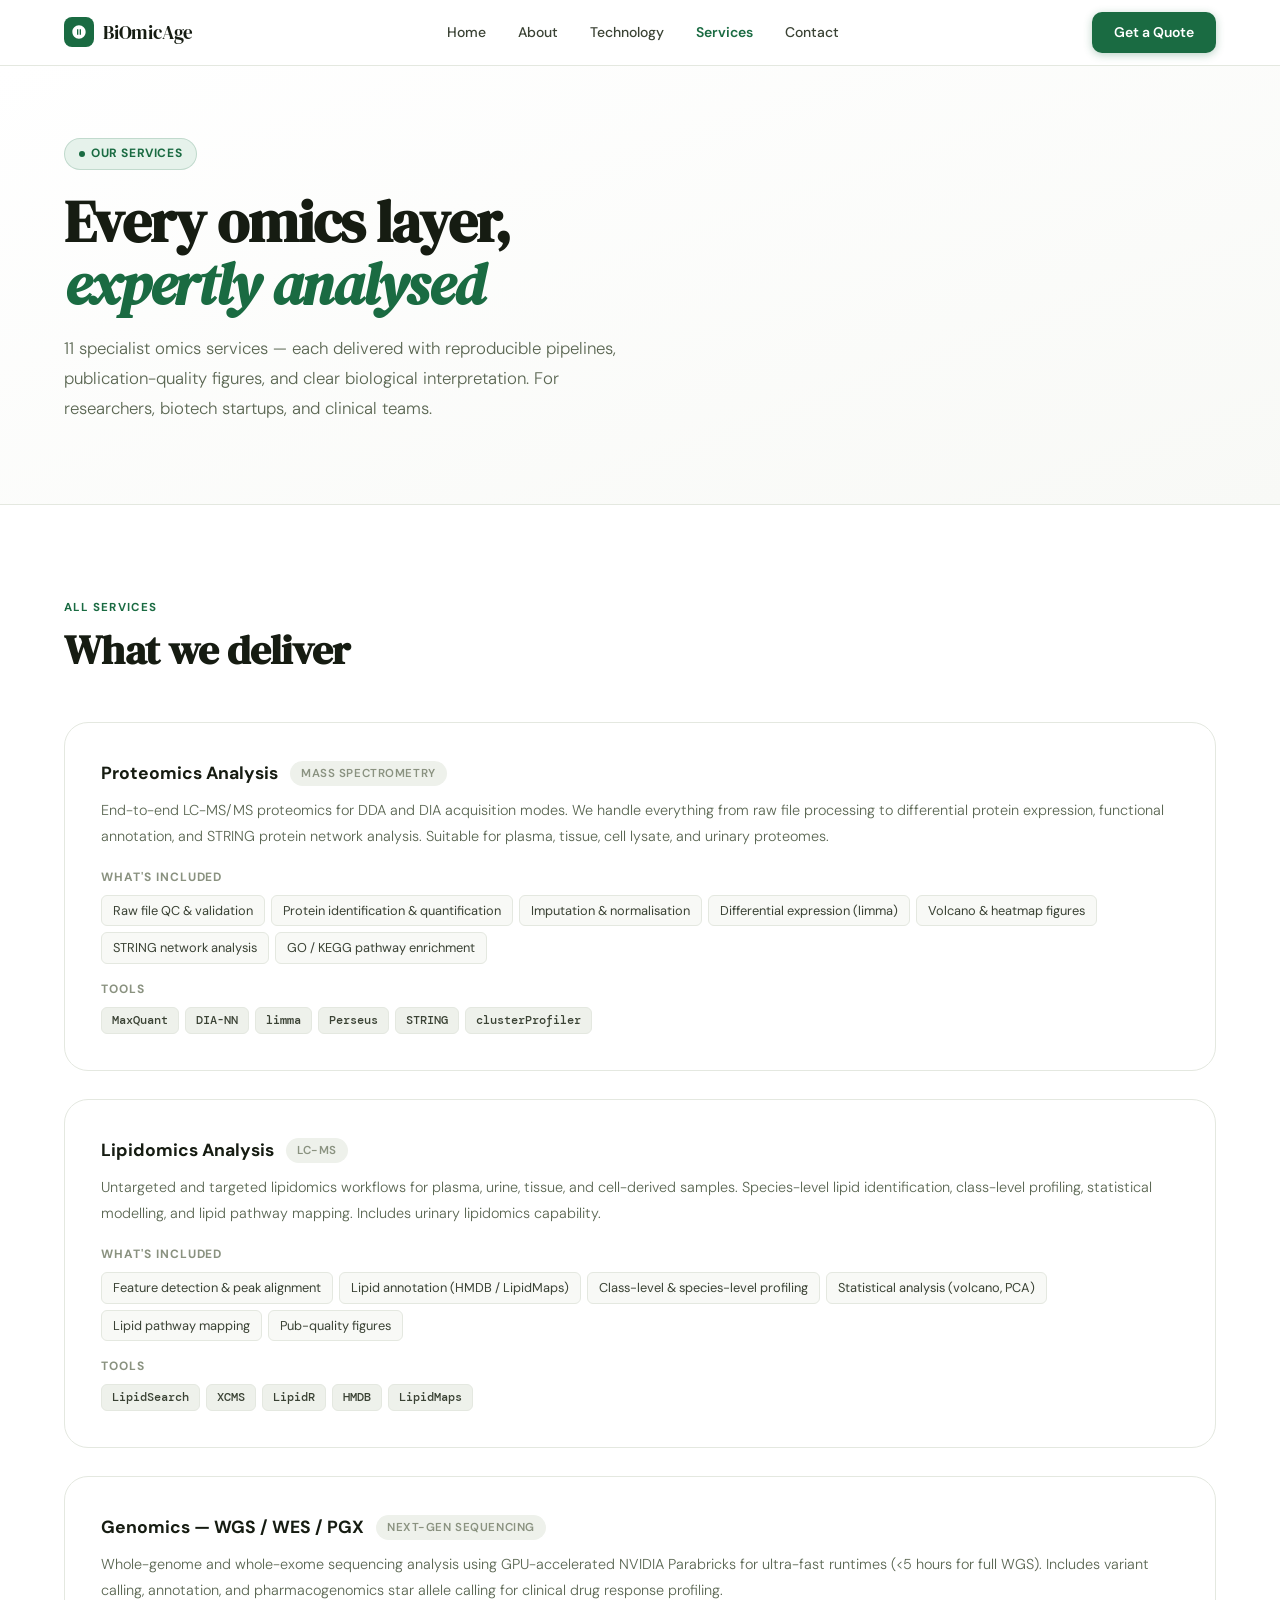
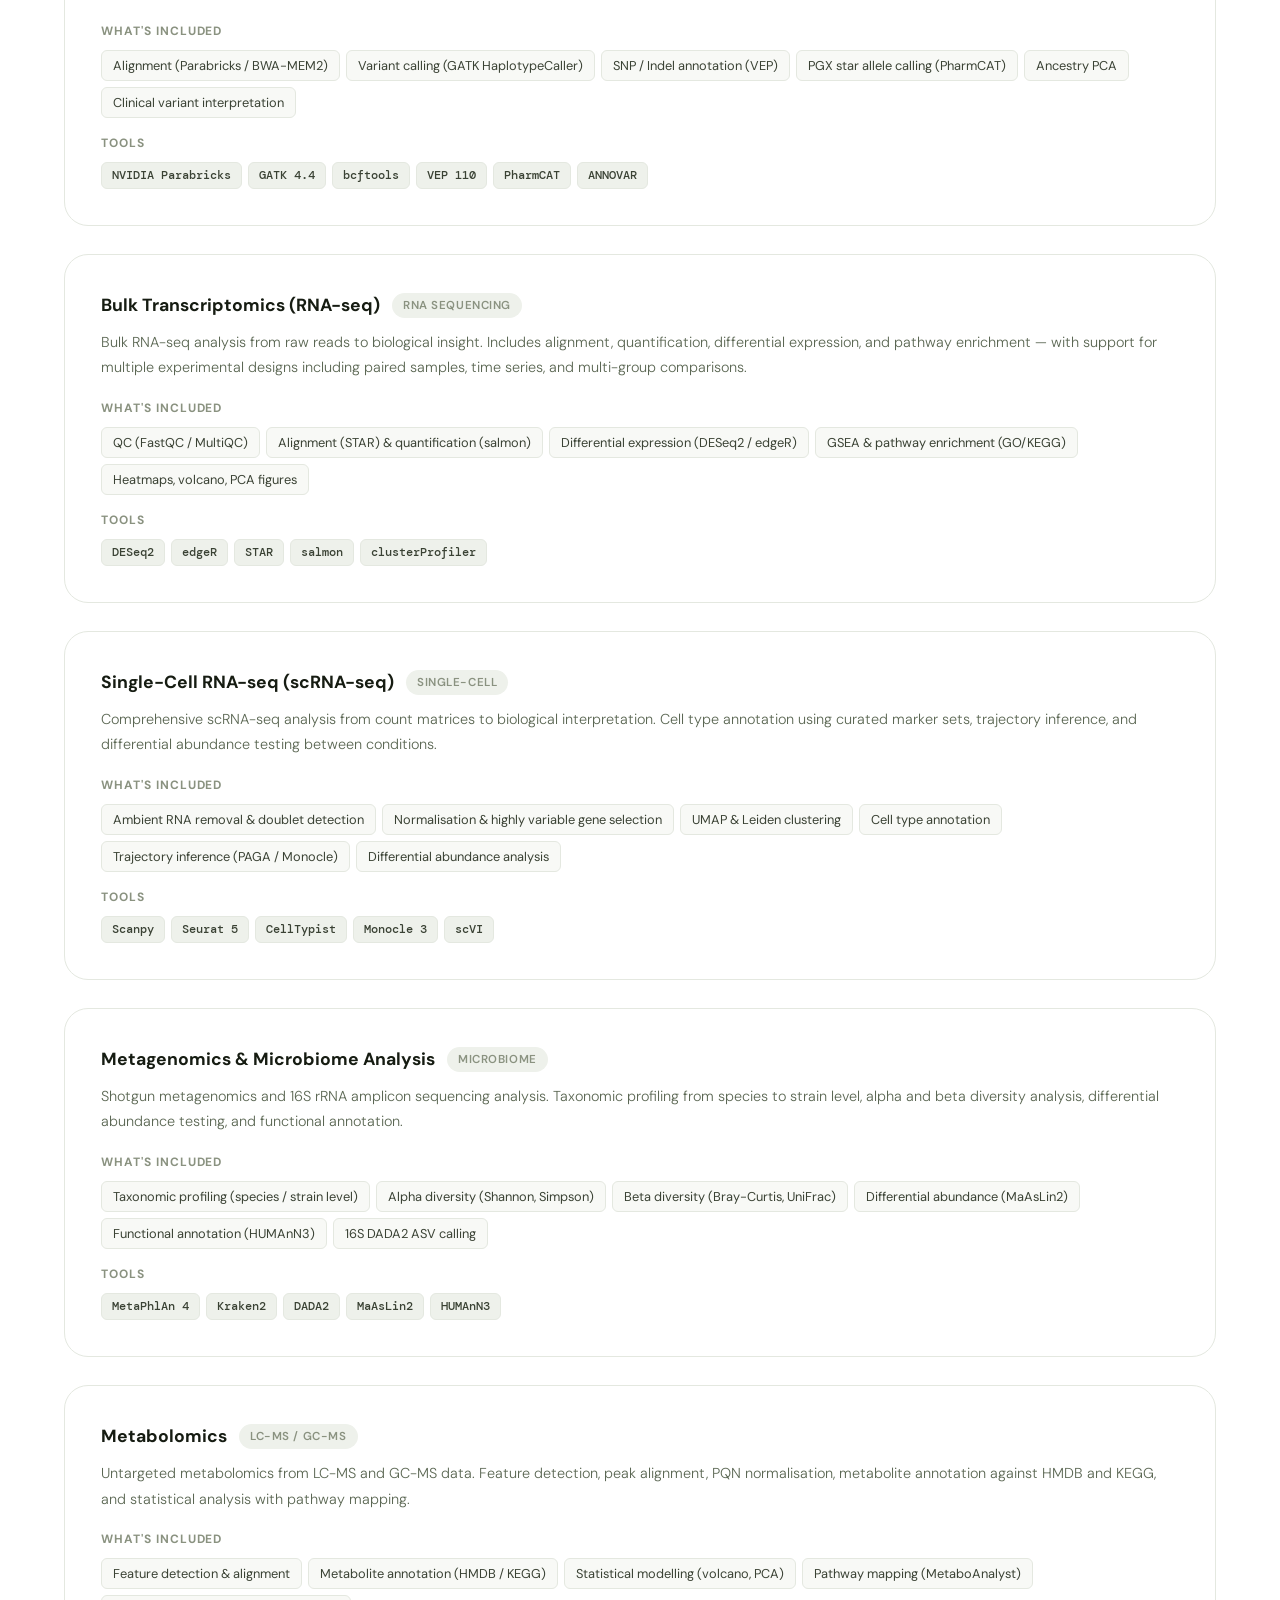
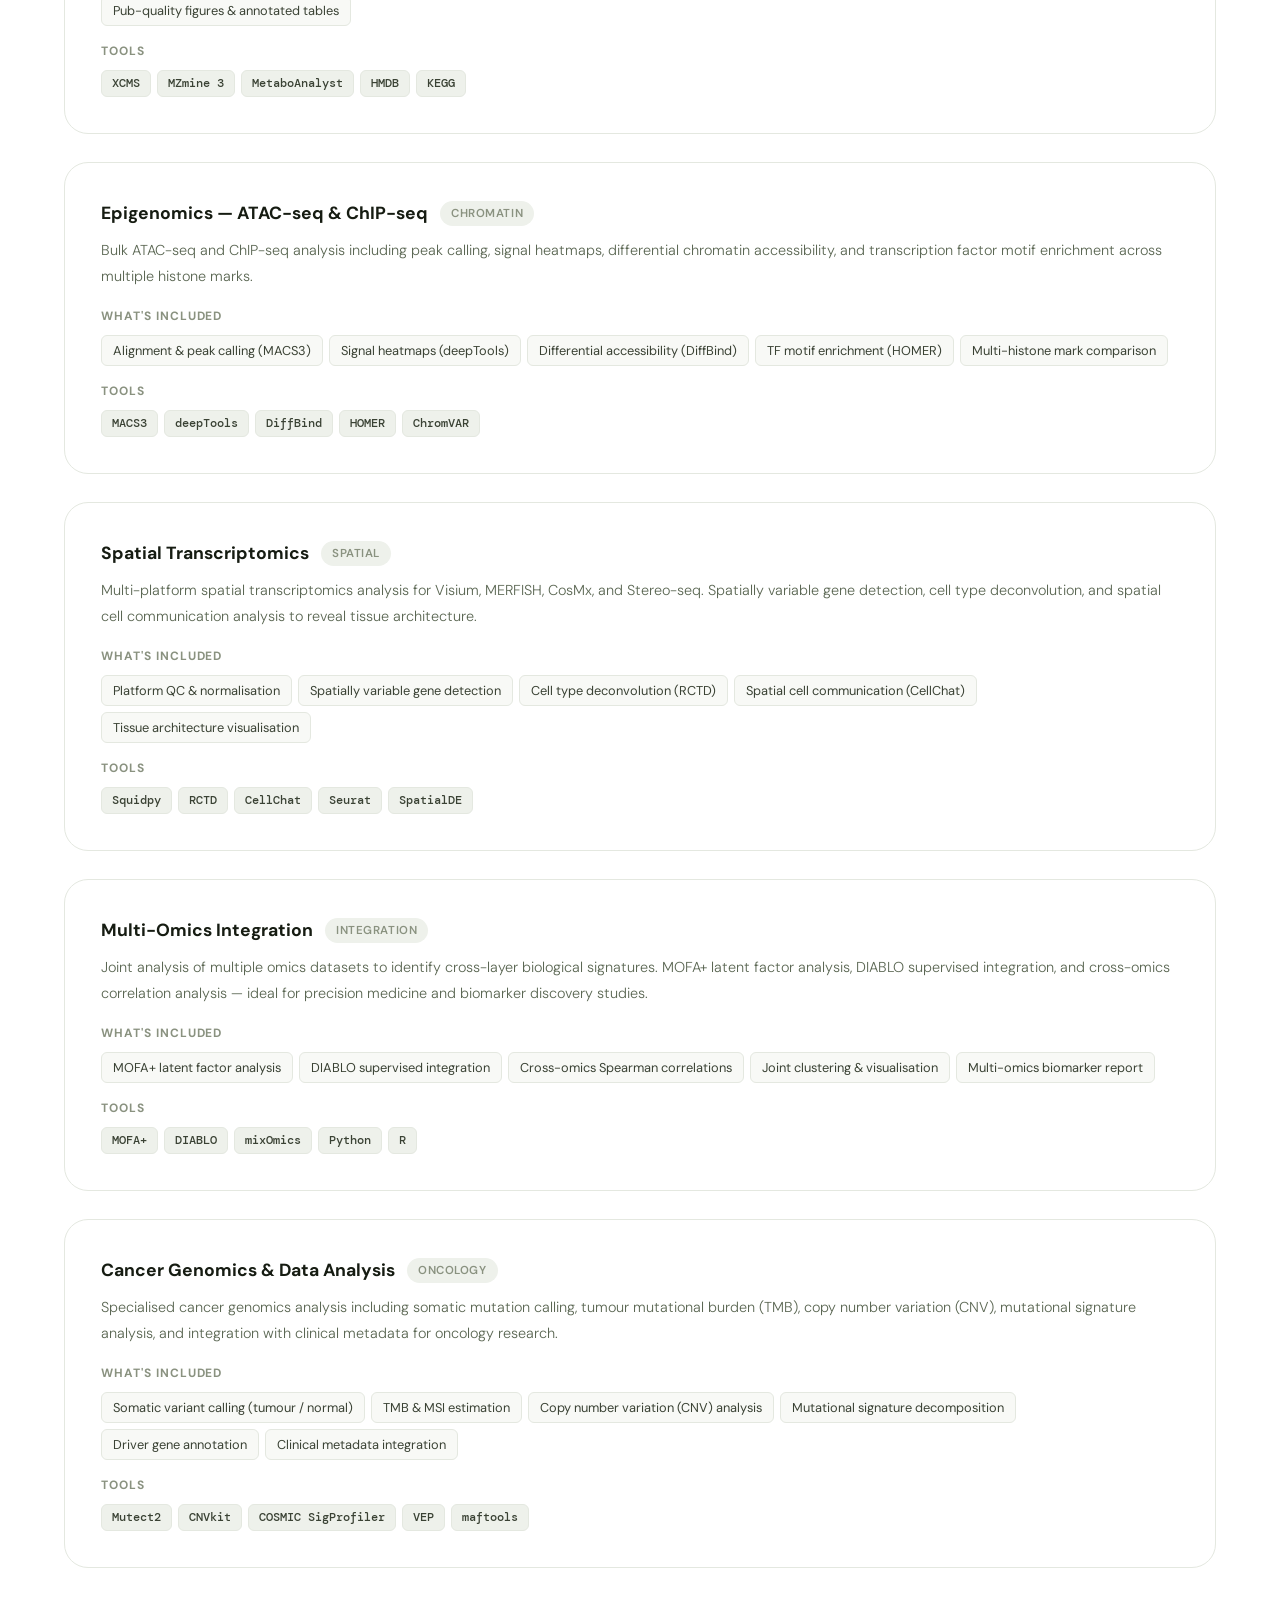
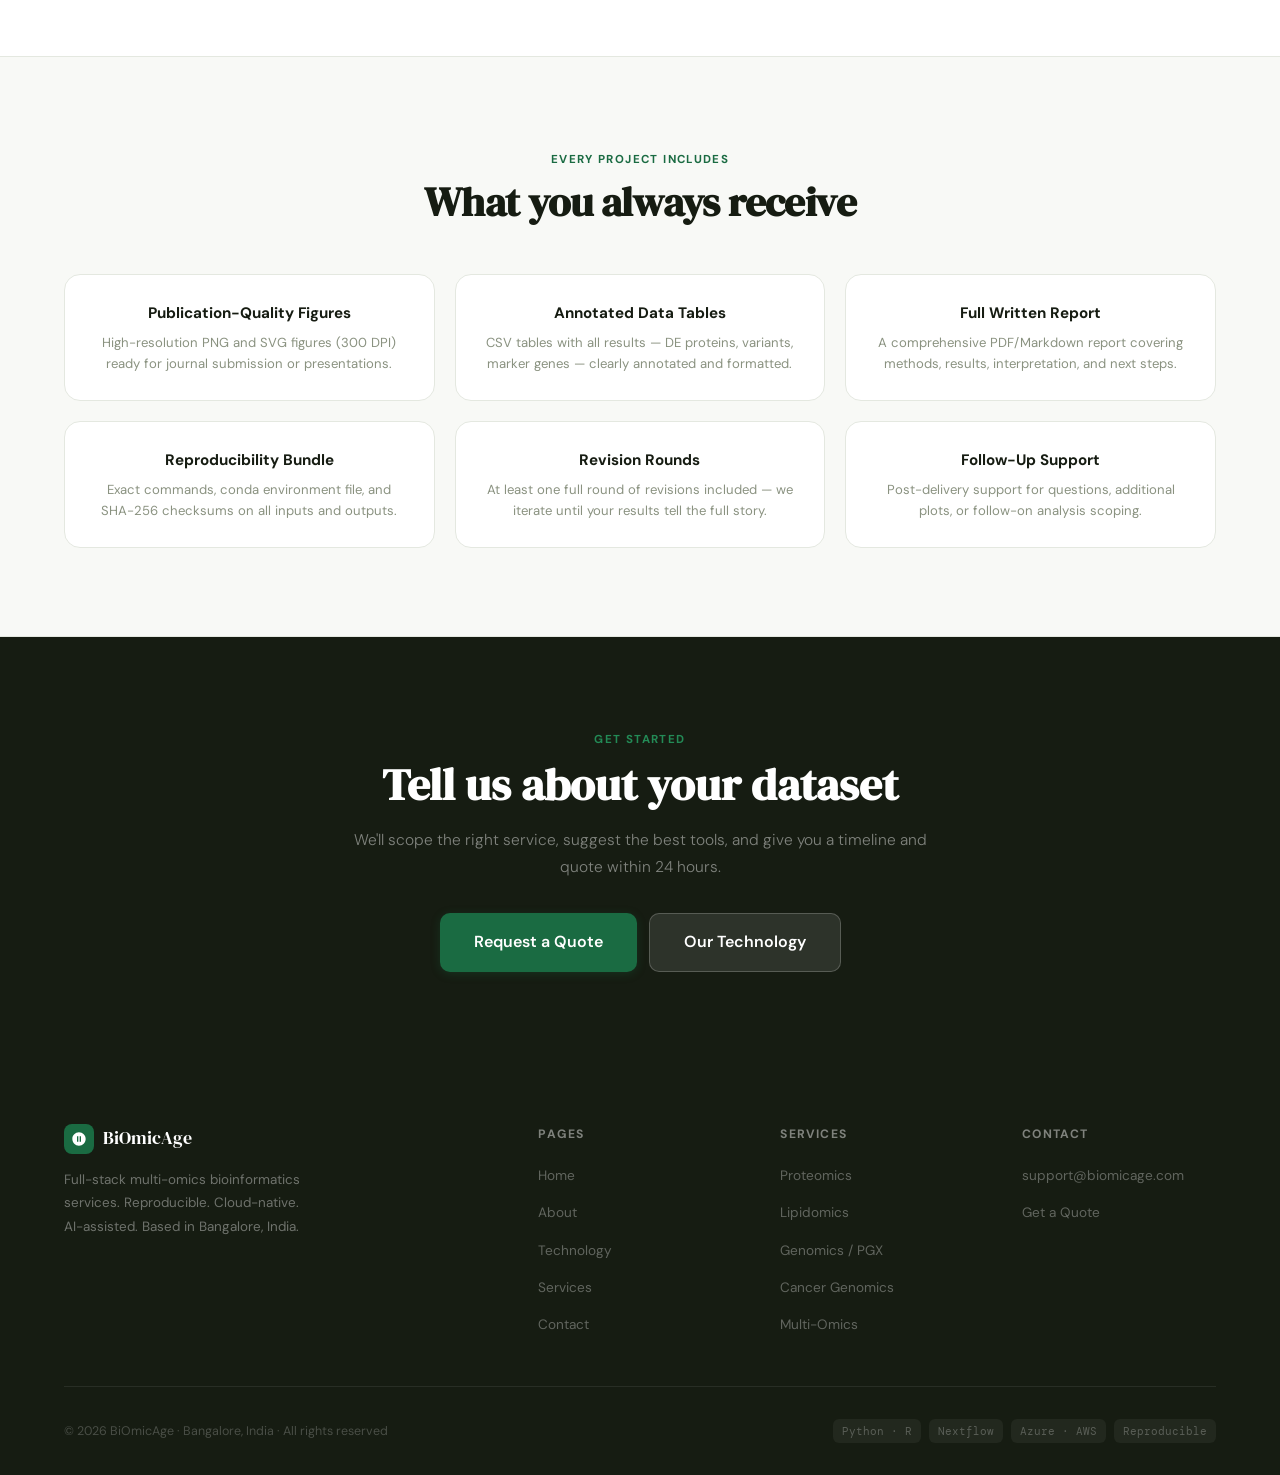
<file: services.html>
<!DOCTYPE html>
<html lang="en">
<head>
<meta charset="UTF-8"/>
<meta name="viewport" content="width=device-width, initial-scale=1.0, maximum-scale=1.0, user-scalable=no"/>
<title>Services — BiOmicAge</title>
<link rel="stylesheet" href="assets/css/shared.css"/>
<style>
.page-hero { background: linear-gradient(160deg, var(--white) 0%, var(--off-white) 100%); padding: 72px 5% 80px; border-bottom: 1px solid var(--border); }
.page-hero-inner { max-width: var(--max-w); margin: 0 auto; }
.page-hero h1 { font-family: 'DM Serif Display', serif; font-size: clamp(2.4rem, 4.5vw, 3.6rem); line-height: 1.1; margin-bottom: 18px; letter-spacing: -0.02em; }

.services-full { display: flex; flex-direction: column; gap: 28px; margin-top: 48px; }
.service-full-card {
  background: var(--white); border: 1px solid var(--border);
  border-radius: var(--radius-xl); padding: 36px;
  transition: all 0.25s;
}
.service-full-card:hover { box-shadow: var(--shadow-lg); border-color: rgba(26,107,66,0.2); }
.sf-body {}
.sf-header { display: flex; align-items: center; gap: 12px; flex-wrap: wrap; margin-bottom: 10px; }
.sf-name { font-weight: 700; font-size: 1.1rem; }
.sf-tag { background: var(--tag-bg); color: var(--muted); border-radius: 100px; padding: 3px 11px; font-size: 0.72rem; font-weight: 600; text-transform: uppercase; letter-spacing: 0.05em; }
.sf-desc { font-size: 0.9rem; color: var(--ink-light); line-height: 1.78; margin-bottom: 18px; font-weight: 300; }
.sf-what { margin-bottom: 16px; }
.sf-what-title { font-size: 0.75rem; font-weight: 700; text-transform: uppercase; letter-spacing: 0.08em; color: var(--muted); margin-bottom: 8px; }
.sf-what-list { display: flex; flex-wrap: wrap; gap: 6px; }
.sf-what-item { background: var(--off-white); border: 1px solid var(--border); border-radius: var(--radius-sm); padding: 4px 11px; font-size: 0.8rem; color: var(--ink-soft); }
.sf-tools-row { display: flex; flex-wrap: wrap; gap: 6px; }

/* Deliverables section */
.deliverables-grid { display: grid; grid-template-columns: repeat(3,1fr); gap: 20px; margin-top: 48px; }
.del-card { background: var(--white); border: 1px solid var(--border); border-radius: var(--radius-lg); padding: 26px; text-align: center; transition: all 0.25s; }
.del-card:hover { box-shadow: var(--shadow); transform: translateY(-2px); }

.del-title { font-weight: 700; font-size: 0.95rem; margin-bottom: 6px; }
.del-desc { font-size: 0.82rem; color: var(--muted); line-height: 1.6; }

@media (max-width:900px) {
  .deliverables-grid { grid-template-columns:1fr; }
}
</style>
</head>
<body class="page-body">

<nav class="nav" id="nav">
  <div class="nav-inner">
    <a href="index.html" class="nav-logo"><div class="nav-logo-mark"><svg viewBox="0 0 24 24"><path d="M12 2C6.48 2 2 6.48 2 12s4.48 10 10 10 10-4.48 10-10S17.52 2 12 2zm-1 14H9V8h2v8zm4 0h-2V8h2v8z"/></svg></div>BiOmicAge</a>
    <ul class="nav-links">
      <li><a href="index.html">Home</a></li><li><a href="about.html">About</a></li><li><a href="technology.html">Technology</a></li><li><a href="services.html" class="active">Services</a></li><li><a href="contact.html">Contact</a></li>
    </ul>
    <a href="contact.html" class="nav-cta">Get a Quote</a>
    <button class="nav-hamburger" id="hamburger"><span></span><span></span><span></span></button>
  </div>
</nav>
<div class="nav-mobile-menu" id="navMobileMenu">
  <ul>
    <li><a href="index.html">Home</a></li>
    <li><a href="about.html">About</a></li>
    <li><a href="technology.html">Technology</a></li>
    <li><a href="services.html" class="active">Services</a></li>
    <li><a href="contact.html">Contact</a></li>
  </ul>
  <a href="contact.html" class="mob-cta">Get a Quote</a>
</div>

<div class="page-hero">
  <div class="page-hero-inner fade-up">
    <div class="badge" style="margin-bottom:20px;">Our Services</div>
    <h1>Every omics layer,<br><em style="font-style:italic; color:var(--green)">expertly analysed</em></h1>
    <p style="font-size:1.05rem; color:var(--ink-light); max-width:560px; line-height:1.78; font-weight:300; margin-top:16px;">11 specialist omics services — each delivered with reproducible pipelines, publication-quality figures, and clear biological interpretation. For researchers, biotech startups, and clinical teams.</p>
  </div>
</div>

<section class="section">
  <div class="section-inner">
    <div class="section-label">All Services</div>
    <h2 class="section-title">What we deliver</h2>
    <div class="services-full">

      <div class="service-full-card">
        <div class="sf-body">
          <div class="sf-header"><div class="sf-name">Proteomics Analysis</div><span class="sf-tag">Mass Spectrometry</span></div>
          <div class="sf-desc">End-to-end LC-MS/MS proteomics for DDA and DIA acquisition modes. We handle everything from raw file processing to differential protein expression, functional annotation, and STRING protein network analysis. Suitable for plasma, tissue, cell lysate, and urinary proteomes.</div>
          <div class="sf-what"><div class="sf-what-title">What's included</div><div class="sf-what-list"><span class="sf-what-item">Raw file QC & validation</span><span class="sf-what-item">Protein identification & quantification</span><span class="sf-what-item">Imputation & normalisation</span><span class="sf-what-item">Differential expression (limma)</span><span class="sf-what-item">Volcano & heatmap figures</span><span class="sf-what-item">STRING network analysis</span><span class="sf-what-item">GO / KEGG pathway enrichment</span></div></div>
          <div class="sf-what-title" style="font-size:.75rem;font-weight:700;text-transform:uppercase;letter-spacing:.08em;color:var(--muted);margin-bottom:8px;">Tools</div>
          <div class="sf-tools-row"><span class="tool-tag">MaxQuant</span><span class="tool-tag">DIA-NN</span><span class="tool-tag">limma</span><span class="tool-tag">Perseus</span><span class="tool-tag">STRING</span><span class="tool-tag">clusterProfiler</span></div>
        </div>
      </div>

      <div class="service-full-card">
        <div class="sf-body">
          <div class="sf-header"><div class="sf-name">Lipidomics Analysis</div><span class="sf-tag">LC-MS</span></div>
          <div class="sf-desc">Untargeted and targeted lipidomics workflows for plasma, urine, tissue, and cell-derived samples. Species-level lipid identification, class-level profiling, statistical modelling, and lipid pathway mapping. Includes urinary lipidomics capability.</div>
          <div class="sf-what"><div class="sf-what-title">What's included</div><div class="sf-what-list"><span class="sf-what-item">Feature detection & peak alignment</span><span class="sf-what-item">Lipid annotation (HMDB / LipidMaps)</span><span class="sf-what-item">Class-level & species-level profiling</span><span class="sf-what-item">Statistical analysis (volcano, PCA)</span><span class="sf-what-item">Lipid pathway mapping</span><span class="sf-what-item">Pub-quality figures</span></div></div>
          <div class="sf-what-title" style="font-size:.75rem;font-weight:700;text-transform:uppercase;letter-spacing:.08em;color:var(--muted);margin-bottom:8px;">Tools</div>
          <div class="sf-tools-row"><span class="tool-tag">LipidSearch</span><span class="tool-tag">XCMS</span><span class="tool-tag">LipidR</span><span class="tool-tag">HMDB</span><span class="tool-tag">LipidMaps</span></div>
        </div>
      </div>

      <div class="service-full-card">
        <div class="sf-body">
          <div class="sf-header"><div class="sf-name">Genomics — WGS / WES / PGX</div><span class="sf-tag">Next-Gen Sequencing</span></div>
          <div class="sf-desc">Whole-genome and whole-exome sequencing analysis using GPU-accelerated NVIDIA Parabricks for ultra-fast runtimes (&lt;5 hours for full WGS). Includes variant calling, annotation, and pharmacogenomics star allele calling for clinical drug response profiling.</div>
          <div class="sf-what"><div class="sf-what-title">What's included</div><div class="sf-what-list"><span class="sf-what-item">Alignment (Parabricks / BWA-MEM2)</span><span class="sf-what-item">Variant calling (GATK HaplotypeCaller)</span><span class="sf-what-item">SNP / Indel annotation (VEP)</span><span class="sf-what-item">PGX star allele calling (PharmCAT)</span><span class="sf-what-item">Ancestry PCA</span><span class="sf-what-item">Clinical variant interpretation</span></div></div>
          <div class="sf-what-title" style="font-size:.75rem;font-weight:700;text-transform:uppercase;letter-spacing:.08em;color:var(--muted);margin-bottom:8px;">Tools</div>
          <div class="sf-tools-row"><span class="tool-tag">NVIDIA Parabricks</span><span class="tool-tag">GATK 4.4</span><span class="tool-tag">bcftools</span><span class="tool-tag">VEP 110</span><span class="tool-tag">PharmCAT</span><span class="tool-tag">ANNOVAR</span></div>
        </div>
      </div>

      <div class="service-full-card">
        <div class="sf-body">
          <div class="sf-header"><div class="sf-name">Bulk Transcriptomics (RNA-seq)</div><span class="sf-tag">RNA Sequencing</span></div>
          <div class="sf-desc">Bulk RNA-seq analysis from raw reads to biological insight. Includes alignment, quantification, differential expression, and pathway enrichment — with support for multiple experimental designs including paired samples, time series, and multi-group comparisons.</div>
          <div class="sf-what"><div class="sf-what-title">What's included</div><div class="sf-what-list"><span class="sf-what-item">QC (FastQC / MultiQC)</span><span class="sf-what-item">Alignment (STAR) & quantification (salmon)</span><span class="sf-what-item">Differential expression (DESeq2 / edgeR)</span><span class="sf-what-item">GSEA & pathway enrichment (GO/KEGG)</span><span class="sf-what-item">Heatmaps, volcano, PCA figures</span></div></div>
          <div class="sf-what-title" style="font-size:.75rem;font-weight:700;text-transform:uppercase;letter-spacing:.08em;color:var(--muted);margin-bottom:8px;">Tools</div>
          <div class="sf-tools-row"><span class="tool-tag">DESeq2</span><span class="tool-tag">edgeR</span><span class="tool-tag">STAR</span><span class="tool-tag">salmon</span><span class="tool-tag">clusterProfiler</span></div>
        </div>
      </div>

      <div class="service-full-card">
        <div class="sf-body">
          <div class="sf-header"><div class="sf-name">Single-Cell RNA-seq (scRNA-seq)</div><span class="sf-tag">Single-Cell</span></div>
          <div class="sf-desc">Comprehensive scRNA-seq analysis from count matrices to biological interpretation. Cell type annotation using curated marker sets, trajectory inference, and differential abundance testing between conditions.</div>
          <div class="sf-what"><div class="sf-what-title">What's included</div><div class="sf-what-list"><span class="sf-what-item">Ambient RNA removal & doublet detection</span><span class="sf-what-item">Normalisation & highly variable gene selection</span><span class="sf-what-item">UMAP & Leiden clustering</span><span class="sf-what-item">Cell type annotation</span><span class="sf-what-item">Trajectory inference (PAGA / Monocle)</span><span class="sf-what-item">Differential abundance analysis</span></div></div>
          <div class="sf-what-title" style="font-size:.75rem;font-weight:700;text-transform:uppercase;letter-spacing:.08em;color:var(--muted);margin-bottom:8px;">Tools</div>
          <div class="sf-tools-row"><span class="tool-tag">Scanpy</span><span class="tool-tag">Seurat 5</span><span class="tool-tag">CellTypist</span><span class="tool-tag">Monocle 3</span><span class="tool-tag">scVI</span></div>
        </div>
      </div>

      <div class="service-full-card">
        <div class="sf-body">
          <div class="sf-header"><div class="sf-name">Metagenomics & Microbiome Analysis</div><span class="sf-tag">Microbiome</span></div>
          <div class="sf-desc">Shotgun metagenomics and 16S rRNA amplicon sequencing analysis. Taxonomic profiling from species to strain level, alpha and beta diversity analysis, differential abundance testing, and functional annotation.</div>
          <div class="sf-what"><div class="sf-what-title">What's included</div><div class="sf-what-list"><span class="sf-what-item">Taxonomic profiling (species / strain level)</span><span class="sf-what-item">Alpha diversity (Shannon, Simpson)</span><span class="sf-what-item">Beta diversity (Bray-Curtis, UniFrac)</span><span class="sf-what-item">Differential abundance (MaAsLin2)</span><span class="sf-what-item">Functional annotation (HUMAnN3)</span><span class="sf-what-item">16S DADA2 ASV calling</span></div></div>
          <div class="sf-what-title" style="font-size:.75rem;font-weight:700;text-transform:uppercase;letter-spacing:.08em;color:var(--muted);margin-bottom:8px;">Tools</div>
          <div class="sf-tools-row"><span class="tool-tag">MetaPhlAn 4</span><span class="tool-tag">Kraken2</span><span class="tool-tag">DADA2</span><span class="tool-tag">MaAsLin2</span><span class="tool-tag">HUMAnN3</span></div>
        </div>
      </div>

      <div class="service-full-card">
        <div class="sf-body">
          <div class="sf-header"><div class="sf-name">Metabolomics</div><span class="sf-tag">LC-MS / GC-MS</span></div>
          <div class="sf-desc">Untargeted metabolomics from LC-MS and GC-MS data. Feature detection, peak alignment, PQN normalisation, metabolite annotation against HMDB and KEGG, and statistical analysis with pathway mapping.</div>
          <div class="sf-what"><div class="sf-what-title">What's included</div><div class="sf-what-list"><span class="sf-what-item">Feature detection & alignment</span><span class="sf-what-item">Metabolite annotation (HMDB / KEGG)</span><span class="sf-what-item">Statistical modelling (volcano, PCA)</span><span class="sf-what-item">Pathway mapping (MetaboAnalyst)</span><span class="sf-what-item">Pub-quality figures & annotated tables</span></div></div>
          <div class="sf-what-title" style="font-size:.75rem;font-weight:700;text-transform:uppercase;letter-spacing:.08em;color:var(--muted);margin-bottom:8px;">Tools</div>
          <div class="sf-tools-row"><span class="tool-tag">XCMS</span><span class="tool-tag">MZmine 3</span><span class="tool-tag">MetaboAnalyst</span><span class="tool-tag">HMDB</span><span class="tool-tag">KEGG</span></div>
        </div>
      </div>

      <div class="service-full-card">
        <div class="sf-body">
          <div class="sf-header"><div class="sf-name">Epigenomics — ATAC-seq & ChIP-seq</div><span class="sf-tag">Chromatin</span></div>
          <div class="sf-desc">Bulk ATAC-seq and ChIP-seq analysis including peak calling, signal heatmaps, differential chromatin accessibility, and transcription factor motif enrichment across multiple histone marks.</div>
          <div class="sf-what"><div class="sf-what-title">What's included</div><div class="sf-what-list"><span class="sf-what-item">Alignment & peak calling (MACS3)</span><span class="sf-what-item">Signal heatmaps (deepTools)</span><span class="sf-what-item">Differential accessibility (DiffBind)</span><span class="sf-what-item">TF motif enrichment (HOMER)</span><span class="sf-what-item">Multi-histone mark comparison</span></div></div>
          <div class="sf-what-title" style="font-size:.75rem;font-weight:700;text-transform:uppercase;letter-spacing:.08em;color:var(--muted);margin-bottom:8px;">Tools</div>
          <div class="sf-tools-row"><span class="tool-tag">MACS3</span><span class="tool-tag">deepTools</span><span class="tool-tag">DiffBind</span><span class="tool-tag">HOMER</span><span class="tool-tag">ChromVAR</span></div>
        </div>
      </div>

      <div class="service-full-card">
        <div class="sf-body">
          <div class="sf-header"><div class="sf-name">Spatial Transcriptomics</div><span class="sf-tag">Spatial</span></div>
          <div class="sf-desc">Multi-platform spatial transcriptomics analysis for Visium, MERFISH, CosMx, and Stereo-seq. Spatially variable gene detection, cell type deconvolution, and spatial cell communication analysis to reveal tissue architecture.</div>
          <div class="sf-what"><div class="sf-what-title">What's included</div><div class="sf-what-list"><span class="sf-what-item">Platform QC & normalisation</span><span class="sf-what-item">Spatially variable gene detection</span><span class="sf-what-item">Cell type deconvolution (RCTD)</span><span class="sf-what-item">Spatial cell communication (CellChat)</span><span class="sf-what-item">Tissue architecture visualisation</span></div></div>
          <div class="sf-what-title" style="font-size:.75rem;font-weight:700;text-transform:uppercase;letter-spacing:.08em;color:var(--muted);margin-bottom:8px;">Tools</div>
          <div class="sf-tools-row"><span class="tool-tag">Squidpy</span><span class="tool-tag">RCTD</span><span class="tool-tag">CellChat</span><span class="tool-tag">Seurat</span><span class="tool-tag">SpatialDE</span></div>
        </div>
      </div>

      <div class="service-full-card">
        <div class="sf-body">
          <div class="sf-header"><div class="sf-name">Multi-Omics Integration</div><span class="sf-tag">Integration</span></div>
          <div class="sf-desc">Joint analysis of multiple omics datasets to identify cross-layer biological signatures. MOFA+ latent factor analysis, DIABLO supervised integration, and cross-omics correlation analysis — ideal for precision medicine and biomarker discovery studies.</div>
          <div class="sf-what"><div class="sf-what-title">What's included</div><div class="sf-what-list"><span class="sf-what-item">MOFA+ latent factor analysis</span><span class="sf-what-item">DIABLO supervised integration</span><span class="sf-what-item">Cross-omics Spearman correlations</span><span class="sf-what-item">Joint clustering & visualisation</span><span class="sf-what-item">Multi-omics biomarker report</span></div></div>
          <div class="sf-what-title" style="font-size:.75rem;font-weight:700;text-transform:uppercase;letter-spacing:.08em;color:var(--muted);margin-bottom:8px;">Tools</div>
          <div class="sf-tools-row"><span class="tool-tag">MOFA+</span><span class="tool-tag">DIABLO</span><span class="tool-tag">mixOmics</span><span class="tool-tag">Python</span><span class="tool-tag">R</span></div>
        </div>
      </div>

      <div class="service-full-card">
        <div class="sf-body">
          <div class="sf-header"><div class="sf-name">Cancer Genomics & Data Analysis</div><span class="sf-tag">Oncology</span></div>
          <div class="sf-desc">Specialised cancer genomics analysis including somatic mutation calling, tumour mutational burden (TMB), copy number variation (CNV), mutational signature analysis, and integration with clinical metadata for oncology research.</div>
          <div class="sf-what"><div class="sf-what-title">What's included</div><div class="sf-what-list"><span class="sf-what-item">Somatic variant calling (tumour / normal)</span><span class="sf-what-item">TMB & MSI estimation</span><span class="sf-what-item">Copy number variation (CNV) analysis</span><span class="sf-what-item">Mutational signature decomposition</span><span class="sf-what-item">Driver gene annotation</span><span class="sf-what-item">Clinical metadata integration</span></div></div>
          <div class="sf-what-title" style="font-size:.75rem;font-weight:700;text-transform:uppercase;letter-spacing:.08em;color:var(--muted);margin-bottom:8px;">Tools</div>
          <div class="sf-tools-row"><span class="tool-tag">Mutect2</span><span class="tool-tag">CNVkit</span><span class="tool-tag">COSMIC SigProfiler</span><span class="tool-tag">VEP</span><span class="tool-tag">maftools</span></div>
        </div>
      </div>

    </div>
  </div>
</section>

<!-- DELIVERABLES -->
<section class="section surface">
  <div class="section-inner">
    <div style="text-align:center; margin-bottom:0;">
      <div class="section-label">Every Project Includes</div>
      <h2 class="section-title">What you always receive</h2>
    </div>
    <div class="deliverables-grid">
      <div class="del-card"><div class="del-title">Publication-Quality Figures</div><div class="del-desc">High-resolution PNG and SVG figures (300 DPI) ready for journal submission or presentations.</div></div>
      <div class="del-card"><div class="del-title">Annotated Data Tables</div><div class="del-desc">CSV tables with all results — DE proteins, variants, marker genes — clearly annotated and formatted.</div></div>
      <div class="del-card"><div class="del-title">Full Written Report</div><div class="del-desc">A comprehensive PDF/Markdown report covering methods, results, interpretation, and next steps.</div></div>
      <div class="del-card"><div class="del-title">Reproducibility Bundle</div><div class="del-desc">Exact commands, conda environment file, and SHA-256 checksums on all inputs and outputs.</div></div>
      <div class="del-card"><div class="del-title">Revision Rounds</div><div class="del-desc">At least one full round of revisions included — we iterate until your results tell the full story.</div></div>
      <div class="del-card"><div class="del-title">Follow-Up Support</div><div class="del-desc">Post-delivery support for questions, additional plots, or follow-on analysis scoping.</div></div>
    </div>
  </div>
</section>

<!-- CTA -->
<section style="background:var(--ink); padding:88px 5%; text-align:center;">
  <div style="max-width:580px; margin:0 auto;">
    <div class="section-label" style="color:var(--green-mid);">Get Started</div>
    <h2 style="font-family:'DM Serif Display',serif; font-size:clamp(1.9rem,3.5vw,2.9rem); color:white; margin-bottom:16px; line-height:1.15;">Tell us about your dataset</h2>
    <p style="color:rgba(255,255,255,0.45); font-size:0.97rem; line-height:1.75; margin-bottom:32px; font-weight:300;">We'll scope the right service, suggest the best tools, and give you a timeline and quote within 24 hours.</p>
    <div style="display:flex; gap:12px; justify-content:center; flex-wrap:wrap;">
      <a href="contact.html" class="btn btn-primary btn-lg">Request a Quote</a>
      <a href="technology.html" class="btn btn-ghost btn-lg">Our Technology</a>
    </div>
  </div>
</section>

<footer class="footer"><div class="footer-inner"><div class="footer-grid"><div class="footer-brand"><div class="footer-brand-logo"><div class="nav-logo-mark"><svg viewBox="0 0 24 24"><path d="M12 2C6.48 2 2 6.48 2 12s4.48 10 10 10 10-4.48 10-10S17.52 2 12 2zm-1 14H9V8h2v8zm4 0h-2V8h2v8z"/></svg></div>BiOmicAge</div><p>Full-stack multi-omics bioinformatics services. Reproducible. Cloud-native. AI-assisted. Based in Bangalore, India.</p></div><div class="footer-col"><h4>Pages</h4><ul><li><a href="index.html">Home</a></li><li><a href="about.html">About</a></li><li><a href="technology.html">Technology</a></li><li><a href="services.html">Services</a></li><li><a href="contact.html">Contact</a></li></ul></div><div class="footer-col"><h4>Services</h4><ul><li><a href="services.html">Proteomics</a></li><li><a href="services.html">Lipidomics</a></li><li><a href="services.html">Genomics / PGX</a></li><li><a href="services.html">Cancer Genomics</a></li><li><a href="services.html">Multi-Omics</a></li></ul></div><div class="footer-col"><h4>Contact</h4><ul><li><a href="mailto:support@biomicage.com">support@biomicage.com</a></li><li><a href="contact.html">Get a Quote</a></li></ul></div></div><div class="footer-bottom"><p>© 2026 BiOmicAge · Bangalore, India · All rights reserved</p><div class="footer-chips"><span class="footer-chip">Python · R</span><span class="footer-chip">Nextflow</span><span class="footer-chip">Azure · AWS</span><span class="footer-chip">Reproducible</span></div></div></div></footer>
<script src="assets/js/main.js"></script>
</body>
</html>
</file>
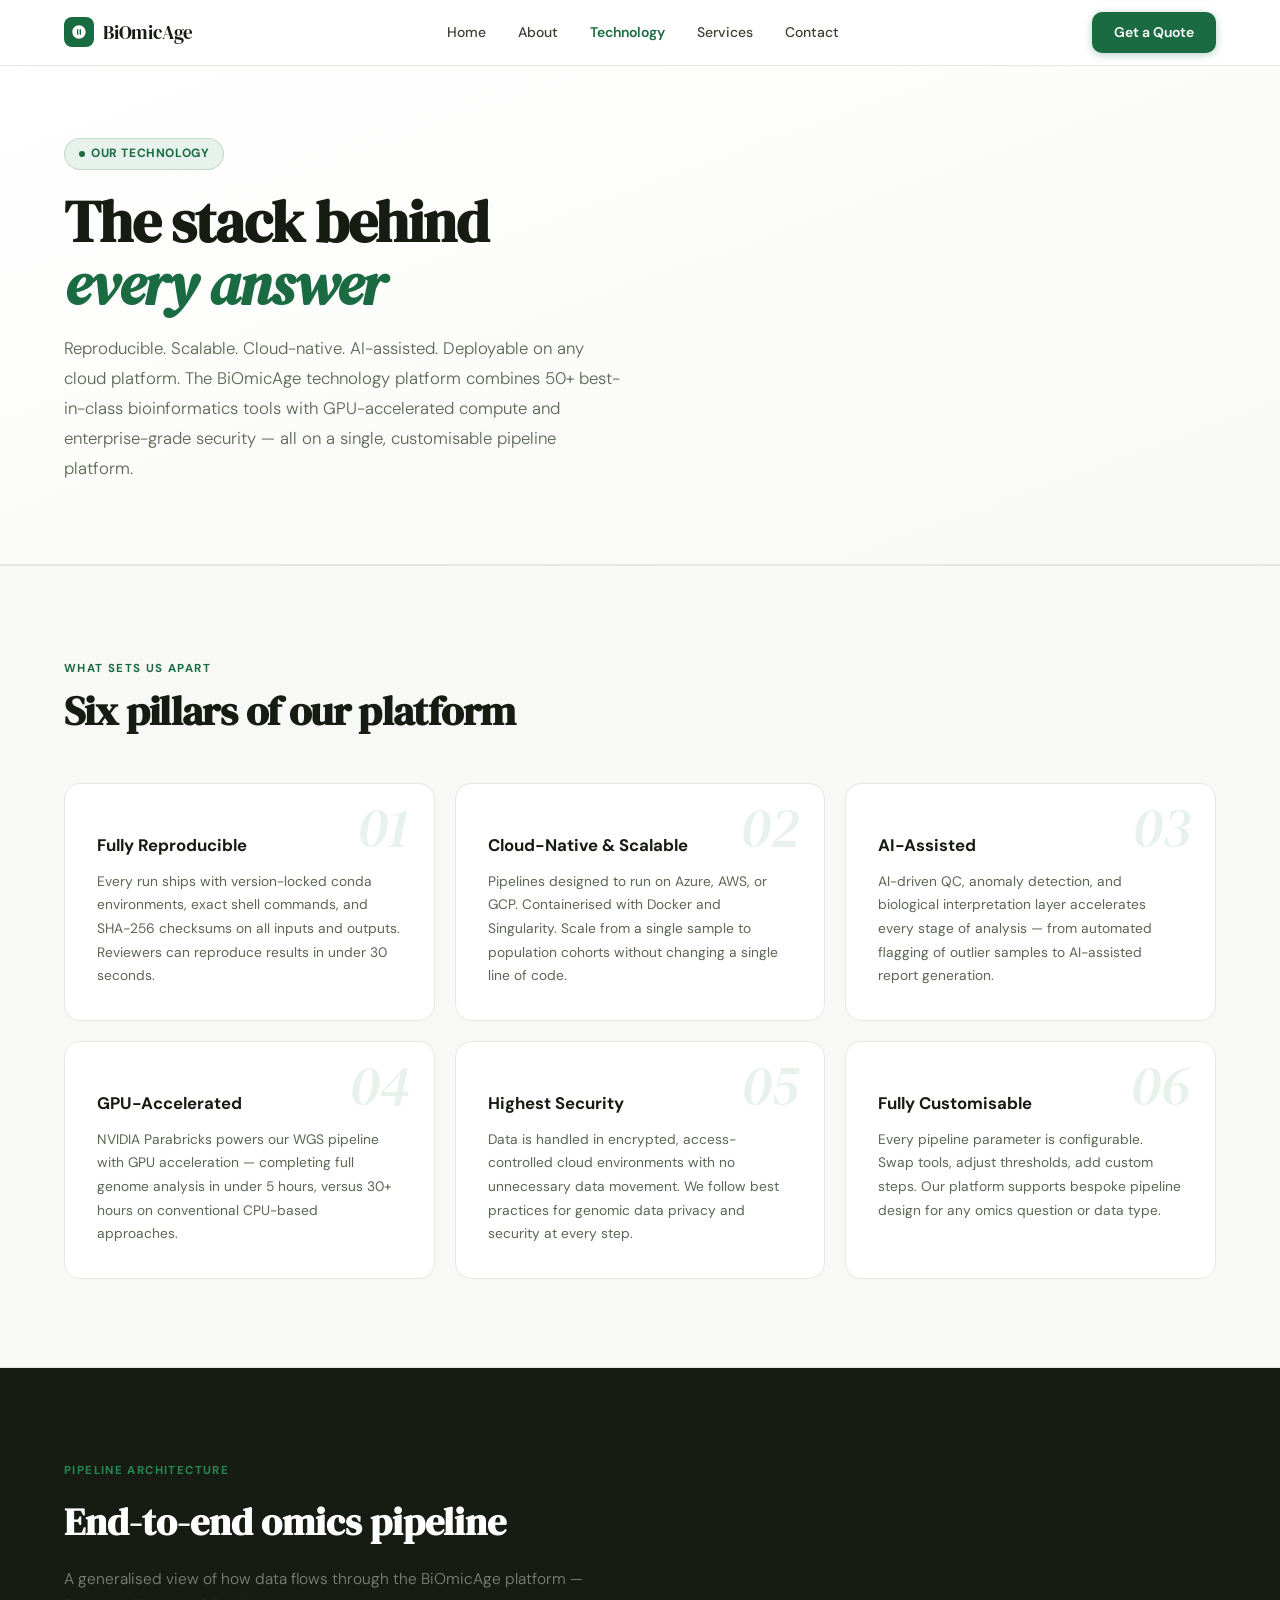
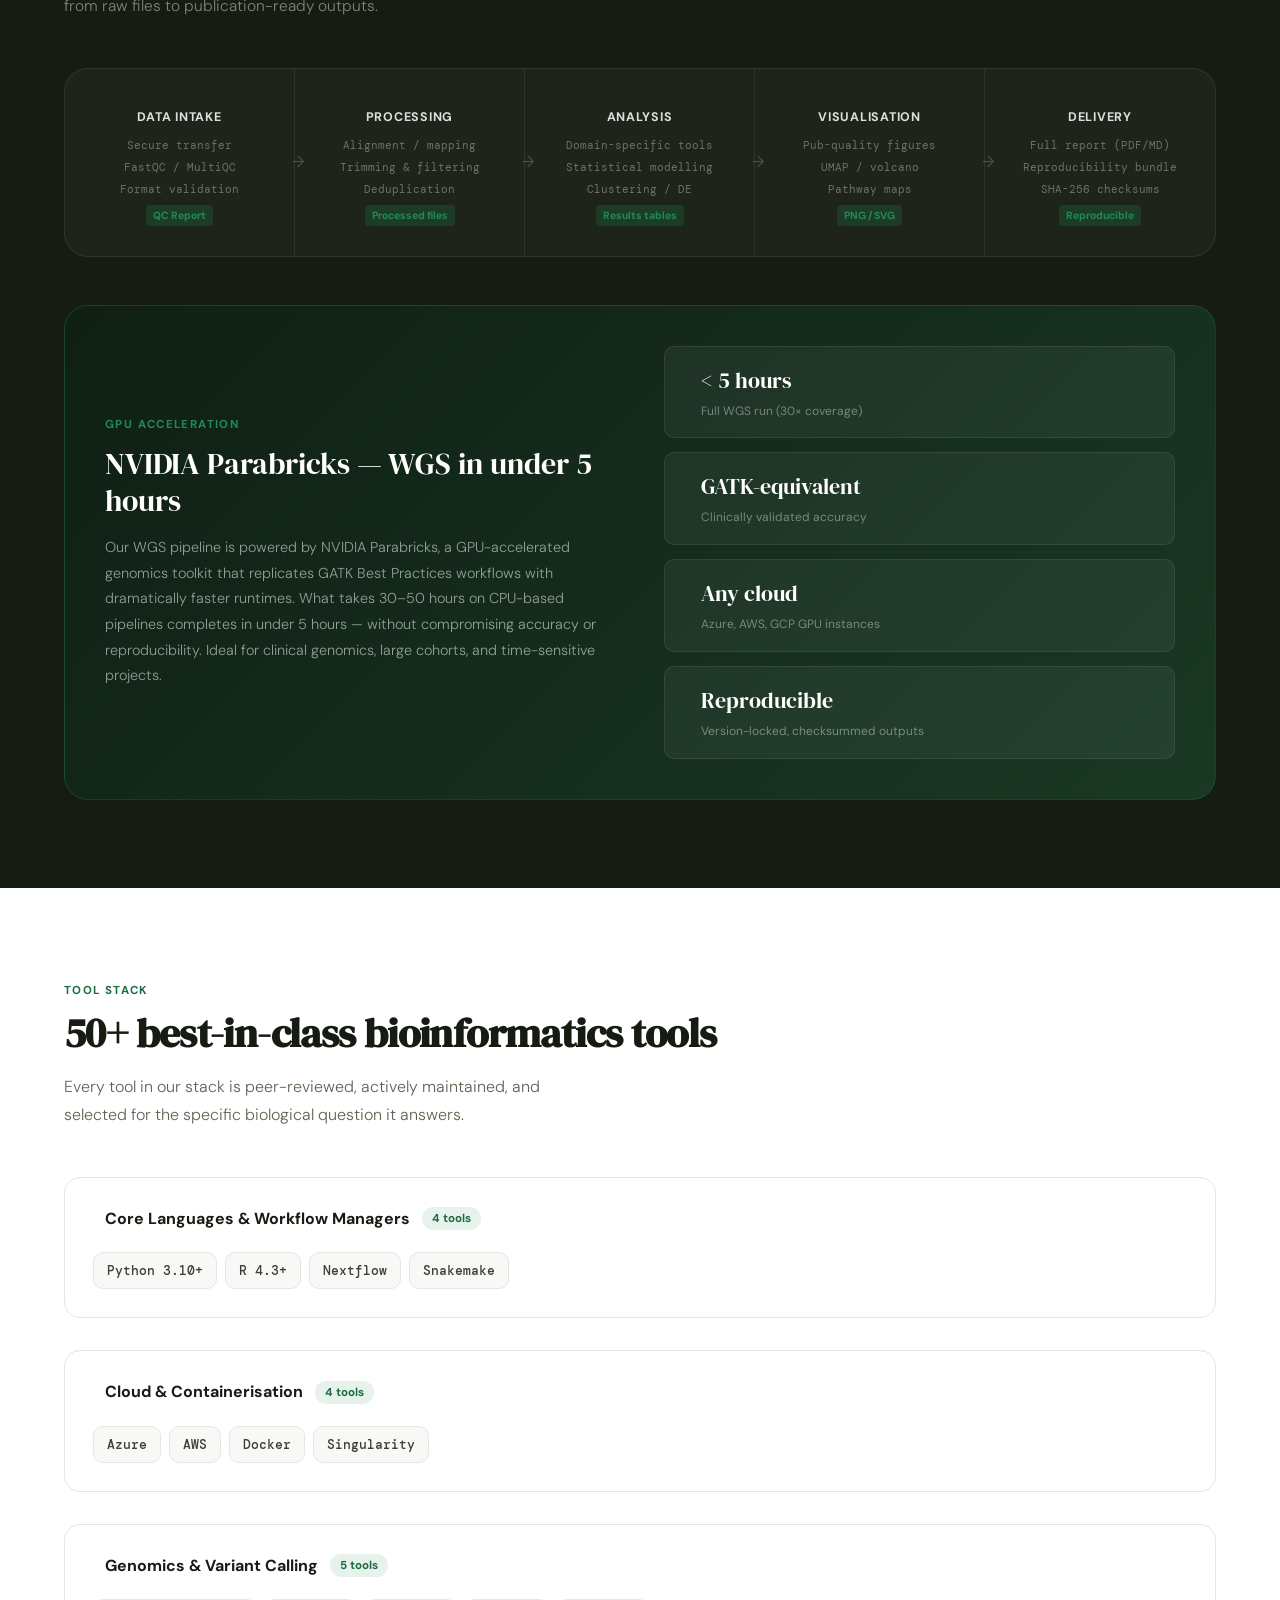
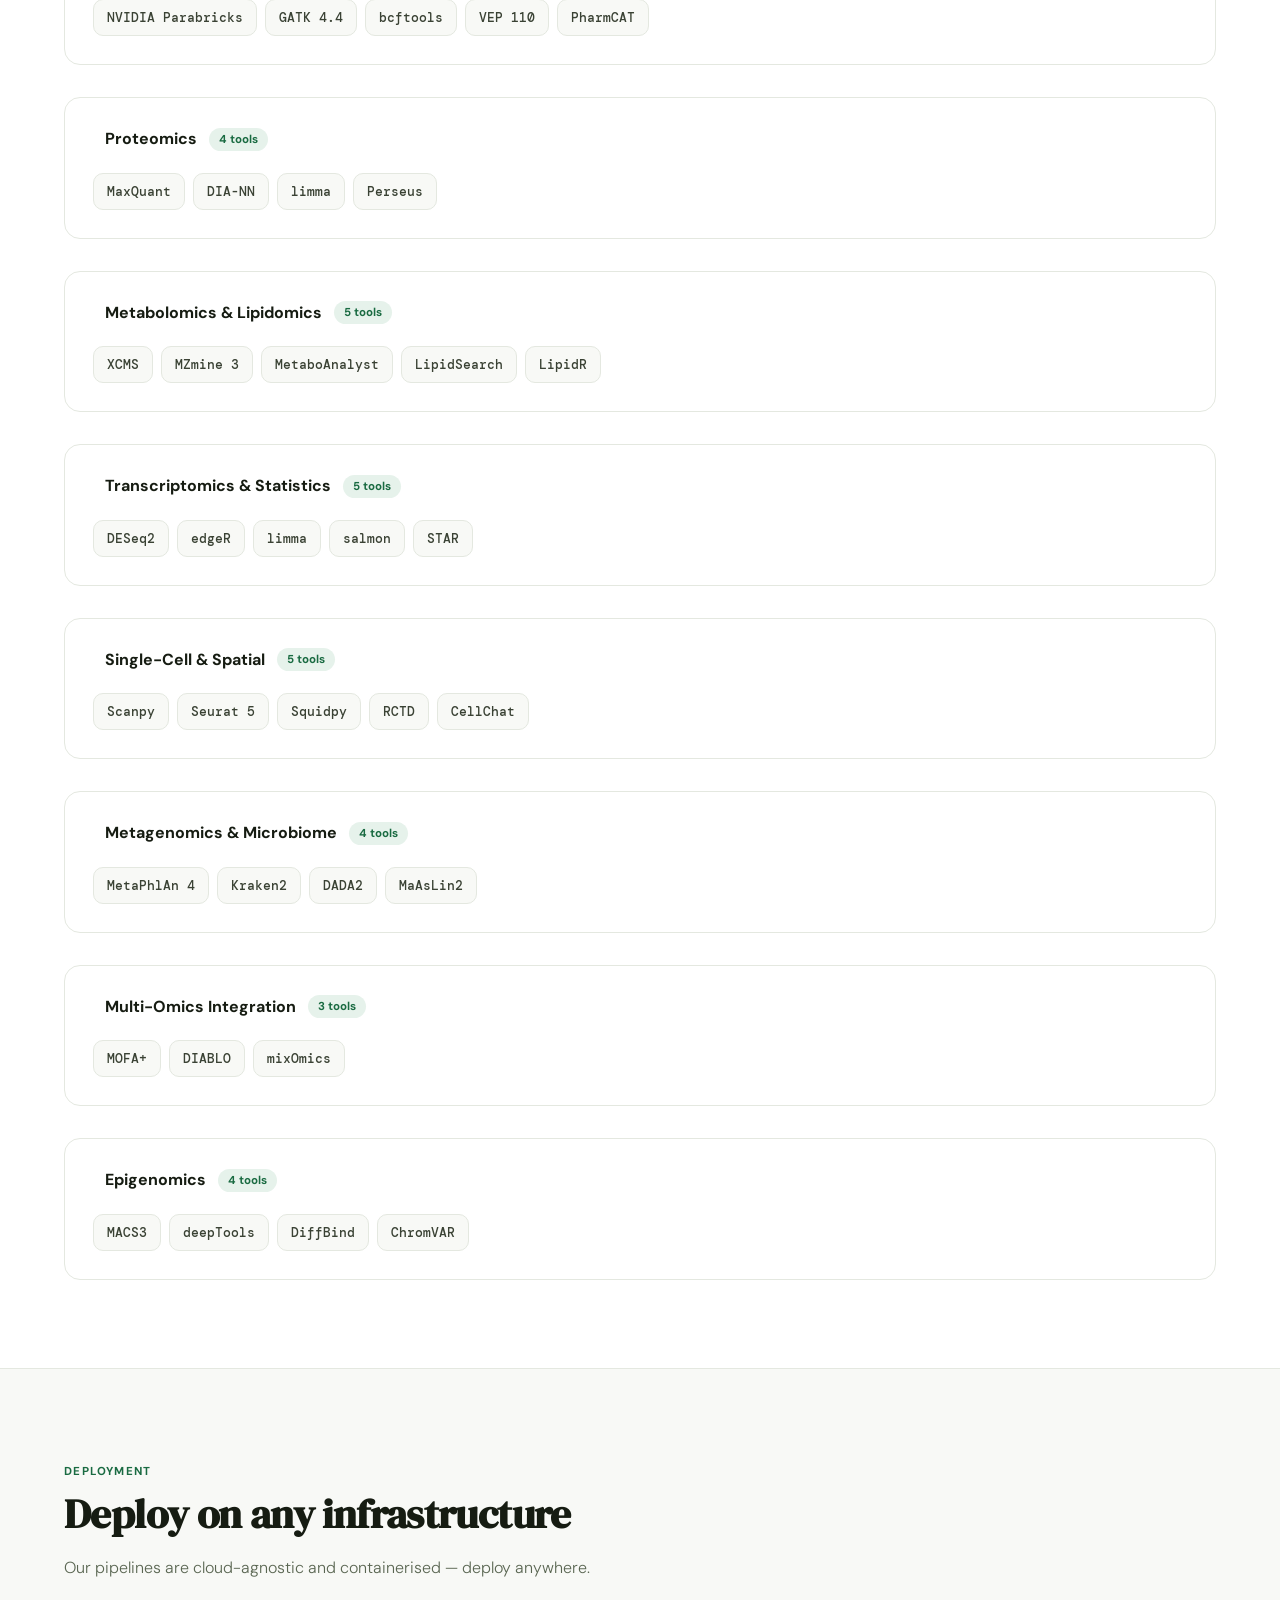
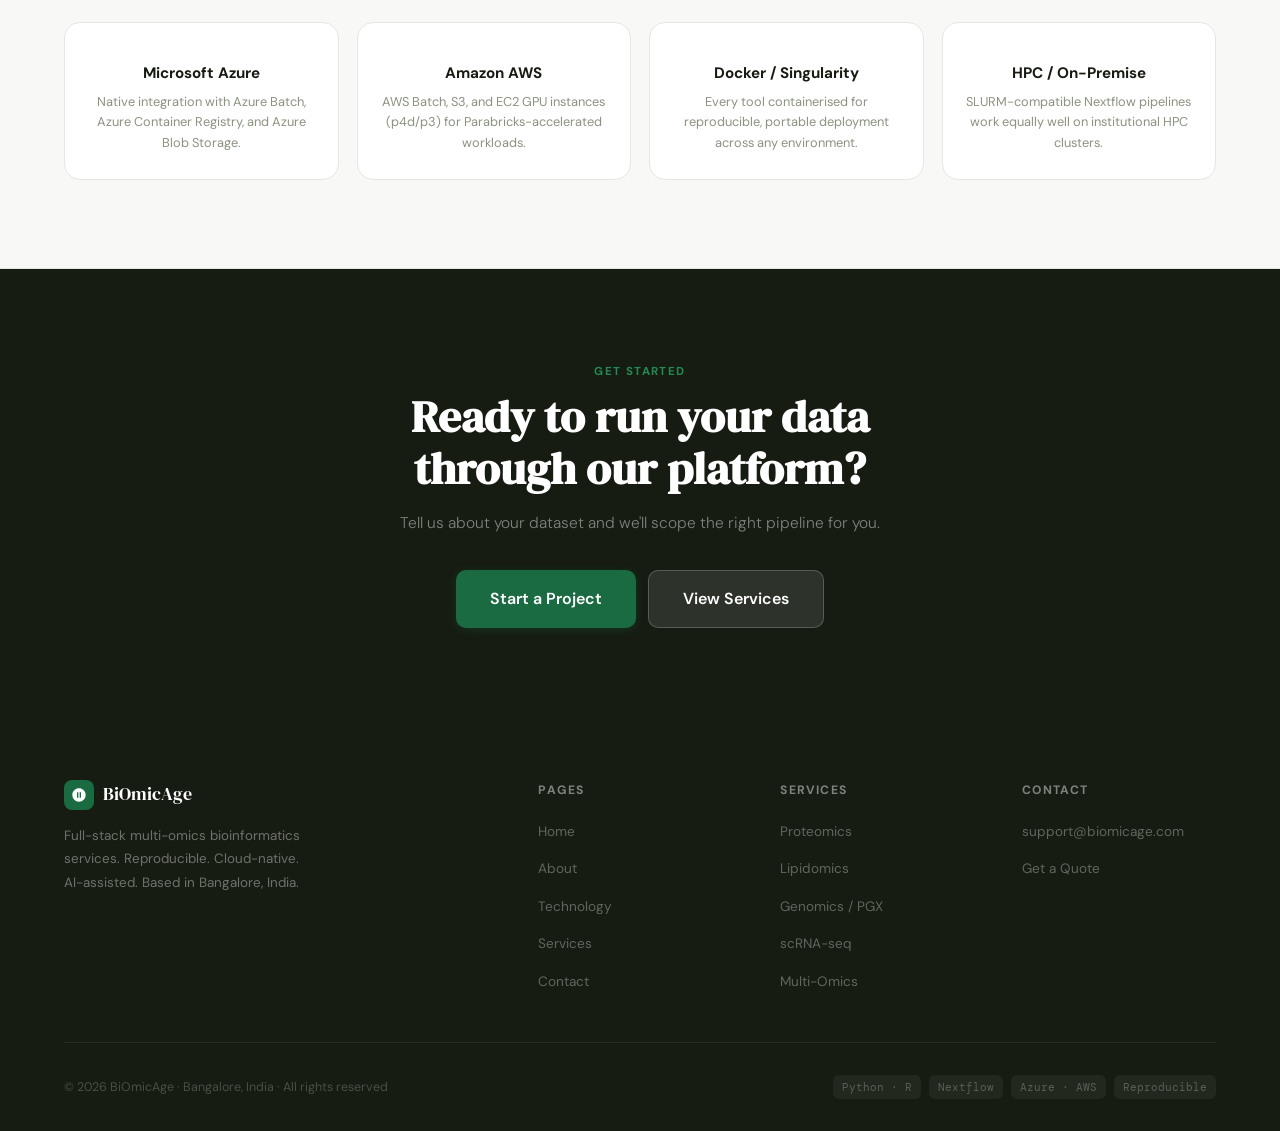
<file: technology.html>
<!DOCTYPE html>
<html lang="en">
<head>
<meta charset="UTF-8"/>
<meta name="viewport" content="width=device-width, initial-scale=1.0, maximum-scale=1.0, user-scalable=no"/>
<title>Technology — BiOmicAge</title>
<meta name="description" content="BiOmicAge technology stack: NVIDIA Parabricks, Nextflow, Azure, AWS, Docker, and 50+ bioinformatics tools across every omics domain. Reproducible, cloud-native, AI-assisted."/>
<link rel="stylesheet" href="assets/css/shared.css"/>
<style>
.page-hero {
  background: linear-gradient(160deg, var(--white) 0%, var(--off-white) 100%);
  padding: 72px 5% 80px; border-bottom: 1px solid var(--border);
}
.page-hero-inner { max-width: var(--max-w); margin: 0 auto; }
.page-hero h1 {
  font-family: 'DM Serif Display', serif;
  font-size: clamp(2.4rem, 4.5vw, 3.6rem);
  line-height: 1.1; margin-bottom: 18px; letter-spacing: -0.02em;
}

/* Differentiator pillars */
.pillars-grid {
  display: grid; grid-template-columns: repeat(3,1fr); gap: 20px;
  margin-top: 48px;
}
.pillar {
  background: var(--white); border: 1px solid var(--border);
  border-radius: var(--radius-lg); padding: 32px;
  position: relative; overflow: hidden;
  transition: all 0.25s;
}
.pillar:hover { box-shadow: var(--shadow-lg); transform: translateY(-3px); border-color: rgba(26,107,66,0.2); }
.pillar-num {
  font-family: 'DM Serif Display', serif;
  font-size: 3.5rem; color: var(--green-light);
  line-height: 1; position: absolute; top: 16px; right: 24px;
  font-style: italic; pointer-events: none;
}
.pillar-icon { font-size: 1.6rem; margin-bottom: 16px; }
.pillar-title { font-weight: 700; font-size: 1.05rem; margin-bottom: 10px; }
.pillar-desc { font-size: 0.86rem; color: var(--ink-light); line-height: 1.72; }

/* Pipeline architecture */
.arch-section { background: var(--ink); padding: var(--section-py) 5%; }
.arch-inner { max-width: var(--max-w); margin: 0 auto; }
.arch-title {
  font-family: 'DM Serif Display', serif;
  font-size: clamp(1.9rem, 3vw, 2.6rem);
  color: white; margin-bottom: 12px;
}
.arch-sub { color: rgba(255,255,255,0.45); font-size: 0.97rem; line-height: 1.75; max-width: 520px; margin-bottom: 48px; font-weight: 300; }

/* Pipeline diagram */
.pipeline-diagram {
  display: grid; grid-template-columns: repeat(5,1fr); gap: 0;
  background: rgba(255,255,255,0.04);
  border: 1px solid rgba(255,255,255,0.08);
  border-radius: var(--radius-xl); overflow: hidden;
}
.pipe-stage {
  padding: 28px 20px; text-align: center;
  border-right: 1px solid rgba(255,255,255,0.07);
  position: relative; transition: background 0.2s;
}
.pipe-stage:last-child { border-right: none; }
.pipe-stage:hover { background: rgba(255,255,255,0.04); }
.pipe-stage::after {
  content: '→';
  position: absolute; right: -10px; top: 50%; transform: translateY(-50%);
  color: rgba(255,255,255,0.2); font-size: 1rem; z-index: 2;
}
.pipe-stage:last-child::after { display: none; }
.ps-icon { font-size: 1.6rem; margin-bottom: 10px; }
.ps-name { font-size: 0.78rem; font-weight: 700; color: rgba(255,255,255,0.85); margin-bottom: 6px; text-transform: uppercase; letter-spacing: 0.06em; }
.ps-tools { display: flex; flex-direction: column; gap: 4px; margin-top: 10px; }
.ps-tool { font-family: 'DM Mono', monospace; font-size: 0.68rem; color: rgba(255,255,255,0.35); }
.ps-badge { display: inline-block; background: rgba(26,107,66,0.35); color: var(--green-mid); border-radius: 4px; padding: 2px 7px; font-size: 0.65rem; font-weight: 700; margin-top: 6px; }

/* Tool categories */
.tool-categories { display: flex; flex-direction: column; gap: 32px; margin-top: 48px; }
.tool-cat {
  background: var(--white); border: 1px solid var(--border);
  border-radius: var(--radius-lg); padding: 28px;
}
.tc-header { display: flex; align-items: center; gap: 12px; margin-bottom: 20px; }
.tc-icon { font-size: 1.2rem; }
.tc-title { font-weight: 700; font-size: 1rem; }
.tc-count { background: var(--green-light); color: var(--green); border-radius: 100px; padding: 2px 10px; font-size: 0.72rem; font-weight: 700; }
.tc-tools { display: flex; flex-wrap: wrap; gap: 8px; }
.tc-tool {
  display: flex; align-items: center; gap: 6px;
  background: var(--off-white); border: 1px solid var(--border);
  border-radius: var(--radius); padding: 7px 13px;
  font-size: 0.8rem; font-weight: 500; color: var(--ink-soft);
  font-family: 'DM Mono', monospace;
  transition: all 0.2s;
}
.tc-tool:hover { border-color: var(--green); color: var(--green); background: var(--green-pale); }

/* Parabricks highlight */
.parabricks-card {
  background: linear-gradient(135deg, #0f1f14 0%, #1a3824 100%);
  border: 1px solid rgba(26,107,66,0.4);
  border-radius: var(--radius-xl); padding: 40px;
  display: grid; grid-template-columns: 1fr 1fr; gap: 48px; align-items: center;
  margin-top: 48px;
}
.pb-label { font-size: 0.72rem; font-weight: 700; letter-spacing: 0.12em; text-transform: uppercase; color: var(--green-mid); margin-bottom: 12px; }
.pb-title { font-family: 'DM Serif Display', serif; font-size: 1.9rem; color: white; line-height: 1.2; margin-bottom: 16px; }
.pb-desc { font-size: 0.9rem; color: rgba(255,255,255,0.55); line-height: 1.78; font-weight: 300; }
.pb-stats { display: flex; flex-direction: column; gap: 14px; }
.pb-stat {
  background: rgba(255,255,255,0.05); border: 1px solid rgba(255,255,255,0.08);
  border-radius: var(--radius); padding: 16px 20px;
  display: flex; align-items: center; gap: 16px;
}
.pb-stat-icon { font-size: 1.4rem; }
.pb-stat-val { font-family: 'DM Serif Display', serif; font-size: 1.4rem; color: white; }
.pb-stat-lbl { font-size: 0.75rem; color: rgba(255,255,255,0.4); margin-top: 2px; }

/* Cloud section */
.cloud-grid {
  display: grid; grid-template-columns: repeat(4,1fr); gap: 18px;
}
.cloud-card {
  background: var(--white); border: 1px solid var(--border);
  border-radius: var(--radius-lg); padding: 26px 20px;
  text-align: center; transition: all 0.25s;
}
.cloud-card:hover { box-shadow: var(--shadow-lg); transform: translateY(-3px); border-color: rgba(26,107,66,0.2); }
.cloud-icon { font-size: 2.2rem; margin-bottom: 12px; }
.cloud-name { font-weight: 700; font-size: 0.95rem; margin-bottom: 6px; }
.cloud-desc { font-size: 0.8rem; color: var(--muted); line-height: 1.6; }

@media (max-width:900px) {
  .pillars-grid { grid-template-columns:1fr; }
  .pipeline-diagram { grid-template-columns: 1fr 1fr; }
  .pipe-stage::after { display:none; }
  .parabricks-card { grid-template-columns:1fr; gap:28px; }
  .cloud-grid { grid-template-columns:1fr 1fr; }
}
@media (max-width:600px) {
  .pipeline-diagram { grid-template-columns:1fr; }
  .cloud-grid { grid-template-columns:1fr; }
}
</style>
</head>
<body class="page-body">

<nav class="nav" id="nav">
  <div class="nav-inner">
    <a href="index.html" class="nav-logo">
      <div class="nav-logo-mark"><svg viewBox="0 0 24 24"><path d="M12 2C6.48 2 2 6.48 2 12s4.48 10 10 10 10-4.48 10-10S17.52 2 12 2zm-1 14H9V8h2v8zm4 0h-2V8h2v8z"/></svg></div>
      BiOmicAge
    </a>
    <ul class="nav-links">
      <li><a href="index.html">Home</a></li>
      <li><a href="about.html">About</a></li>
      <li><a href="technology.html" class="active">Technology</a></li>
      <li><a href="services.html">Services</a></li>
      <li><a href="contact.html">Contact</a></li>
    </ul>
    <a href="contact.html" class="nav-cta">Get a Quote</a>
    <button class="nav-hamburger" id="hamburger"><span></span><span></span><span></span></button>
  </div>
</nav>
<div class="nav-mobile-menu" id="navMobileMenu">
  <ul>
    <li><a href="index.html">Home</a></li>
    <li><a href="about.html">About</a></li>
    <li><a href="technology.html" class="active">Technology</a></li>
    <li><a href="services.html">Services</a></li>
    <li><a href="contact.html">Contact</a></li>
  </ul>
  <a href="contact.html" class="mob-cta">Get a Quote</a>
</div>

<!-- PAGE HERO -->
<div class="page-hero">
  <div class="page-hero-inner fade-up">
    <div class="badge" style="margin-bottom:20px;">Our Technology</div>
    <h1>The stack behind<br><em style="font-style:italic; color:var(--green)">every answer</em></h1>
    <p style="font-size:1.05rem; color:var(--ink-light); max-width:560px; line-height:1.78; font-weight:300; margin-top:16px;">Reproducible. Scalable. Cloud-native. AI-assisted. Deployable on any cloud platform. The BiOmicAge technology platform combines 50+ best-in-class bioinformatics tools with GPU-accelerated compute and enterprise-grade security — all on a single, customisable pipeline platform.</p>
  </div>
</div>

<!-- DIFFERENTIATORS -->
<section class="section surface">
  <div class="section-inner">
    <div class="section-label">What Sets Us Apart</div>
    <h2 class="section-title">Six pillars of our platform</h2>
    <div class="pillars-grid">
      <div class="pillar fade-up">
        <div class="pillar-num">01</div>
        <div class="pillar-icon"></div>
        <div class="pillar-title">Fully Reproducible</div>
        <div class="pillar-desc">Every run ships with version-locked conda environments, exact shell commands, and SHA-256 checksums on all inputs and outputs. Reviewers can reproduce results in under 30 seconds.</div>
      </div>
      <div class="pillar fade-up d2">
        <div class="pillar-num">02</div>
        <div class="pillar-icon"></div>
        <div class="pillar-title">Cloud-Native & Scalable</div>
        <div class="pillar-desc">Pipelines designed to run on Azure, AWS, or GCP. Containerised with Docker and Singularity. Scale from a single sample to population cohorts without changing a single line of code.</div>
      </div>
      <div class="pillar fade-up d3">
        <div class="pillar-num">03</div>
        <div class="pillar-icon"></div>
        <div class="pillar-title">AI-Assisted</div>
        <div class="pillar-desc">AI-driven QC, anomaly detection, and biological interpretation layer accelerates every stage of analysis — from automated flagging of outlier samples to AI-assisted report generation.</div>
      </div>
      <div class="pillar fade-up d1">
        <div class="pillar-num">04</div>
        <div class="pillar-icon"></div>
        <div class="pillar-title">GPU-Accelerated</div>
        <div class="pillar-desc">NVIDIA Parabricks powers our WGS pipeline with GPU acceleration — completing full genome analysis in under 5 hours, versus 30+ hours on conventional CPU-based approaches.</div>
      </div>
      <div class="pillar fade-up d2">
        <div class="pillar-num">05</div>
        <div class="pillar-icon"></div>
        <div class="pillar-title">Highest Security</div>
        <div class="pillar-desc">Data is handled in encrypted, access-controlled cloud environments with no unnecessary data movement. We follow best practices for genomic data privacy and security at every step.</div>
      </div>
      <div class="pillar fade-up d3">
        <div class="pillar-num">06</div>
        <div class="pillar-icon"></div>
        <div class="pillar-title">Fully Customisable</div>
        <div class="pillar-desc">Every pipeline parameter is configurable. Swap tools, adjust thresholds, add custom steps. Our platform supports bespoke pipeline design for any omics question or data type.</div>
      </div>
    </div>
  </div>
</section>

<!-- PIPELINE ARCHITECTURE -->
<section class="arch-section">
  <div class="arch-inner">
    <div class="section-label" style="color:var(--green-mid);">Pipeline Architecture</div>
    <h2 class="arch-title">End-to-end omics pipeline</h2>
    <p class="arch-sub">A generalised view of how data flows through the BiOmicAge platform — from raw files to publication-ready outputs.</p>
    <div class="pipeline-diagram">
      <div class="pipe-stage">
        <div class="ps-icon"></div>
        <div class="ps-name">Data Intake</div>
        <div class="ps-tools">
          <div class="ps-tool">Secure transfer</div>
          <div class="ps-tool">FastQC / MultiQC</div>
          <div class="ps-tool">Format validation</div>
        </div>
        <div><span class="ps-badge">QC Report</span></div>
      </div>
      <div class="pipe-stage">
        <div class="ps-icon"></div>
        <div class="ps-name">Processing</div>
        <div class="ps-tools">
          <div class="ps-tool">Alignment / mapping</div>
          <div class="ps-tool">Trimming & filtering</div>
          <div class="ps-tool">Deduplication</div>
        </div>
        <div><span class="ps-badge">Processed files</span></div>
      </div>
      <div class="pipe-stage">
        <div class="ps-icon"></div>
        <div class="ps-name">Analysis</div>
        <div class="ps-tools">
          <div class="ps-tool">Domain-specific tools</div>
          <div class="ps-tool">Statistical modelling</div>
          <div class="ps-tool">Clustering / DE</div>
        </div>
        <div><span class="ps-badge">Results tables</span></div>
      </div>
      <div class="pipe-stage">
        <div class="ps-icon"></div>
        <div class="ps-name">Visualisation</div>
        <div class="ps-tools">
          <div class="ps-tool">Pub-quality figures</div>
          <div class="ps-tool">UMAP / volcano</div>
          <div class="ps-tool">Pathway maps</div>
        </div>
        <div><span class="ps-badge">PNG / SVG</span></div>
      </div>
      <div class="pipe-stage">
        <div class="ps-icon"></div>
        <div class="ps-name">Delivery</div>
        <div class="ps-tools">
          <div class="ps-tool">Full report (PDF/MD)</div>
          <div class="ps-tool">Reproducibility bundle</div>
          <div class="ps-tool">SHA-256 checksums</div>
        </div>
        <div><span class="ps-badge">Reproducible</span></div>
      </div>
    </div>

    <!-- Parabricks highlight -->
    <div class="parabricks-card">
      <div>
        <div class="pb-label"> GPU Acceleration</div>
        <div class="pb-title">NVIDIA Parabricks — WGS in under 5 hours</div>
        <div class="pb-desc">Our WGS pipeline is powered by NVIDIA Parabricks, a GPU-accelerated genomics toolkit that replicates GATK Best Practices workflows with dramatically faster runtimes. What takes 30–50 hours on CPU-based pipelines completes in under 5 hours — without compromising accuracy or reproducibility. Ideal for clinical genomics, large cohorts, and time-sensitive projects.</div>
      </div>
      <div class="pb-stats">
        <div class="pb-stat"><div class="pb-stat-icon"></div><div><div class="pb-stat-val">&lt; 5 hours</div><div class="pb-stat-lbl">Full WGS run (30× coverage)</div></div></div>
        <div class="pb-stat"><div class="pb-stat-icon"></div><div><div class="pb-stat-val">GATK-equivalent</div><div class="pb-stat-lbl">Clinically validated accuracy</div></div></div>
        <div class="pb-stat"><div class="pb-stat-icon"></div><div><div class="pb-stat-val">Any cloud</div><div class="pb-stat-lbl">Azure, AWS, GCP GPU instances</div></div></div>
        <div class="pb-stat"><div class="pb-stat-icon"></div><div><div class="pb-stat-val">Reproducible</div><div class="pb-stat-lbl">Version-locked, checksummed outputs</div></div></div>
      </div>
    </div>
  </div>
</section>

<!-- TOOL STACK -->
<section class="section">
  <div class="section-inner">
    <div class="section-label">Tool Stack</div>
    <h2 class="section-title">50+ best-in-class bioinformatics tools</h2>
    <p class="section-sub">Every tool in our stack is peer-reviewed, actively maintained, and selected for the specific biological question it answers.</p>
    <div class="tool-categories">
      <div class="tool-cat"><div class="tc-header"><div class="tc-icon"></div><div class="tc-title">Core Languages & Workflow Managers</div><div class="tc-count">4 tools</div></div><div class="tc-tools"><span class="tc-tool">Python 3.10+</span><span class="tc-tool">R 4.3+</span><span class="tc-tool">Nextflow</span><span class="tc-tool">Snakemake</span></div></div>
      <div class="tool-cat"><div class="tc-header"><div class="tc-icon"></div><div class="tc-title">Cloud & Containerisation</div><div class="tc-count">4 tools</div></div><div class="tc-tools"><span class="tc-tool">Azure</span><span class="tc-tool">AWS</span><span class="tc-tool">Docker</span><span class="tc-tool">Singularity</span></div></div>
      <div class="tool-cat"><div class="tc-header"><div class="tc-icon"></div><div class="tc-title">Genomics & Variant Calling</div><div class="tc-count">5 tools</div></div><div class="tc-tools"><span class="tc-tool">NVIDIA Parabricks</span><span class="tc-tool">GATK 4.4</span><span class="tc-tool">bcftools</span><span class="tc-tool">VEP 110</span><span class="tc-tool">PharmCAT</span></div></div>
      <div class="tool-cat"><div class="tc-header"><div class="tc-icon"></div><div class="tc-title">Proteomics</div><div class="tc-count">4 tools</div></div><div class="tc-tools"><span class="tc-tool">MaxQuant</span><span class="tc-tool">DIA-NN</span><span class="tc-tool">limma</span><span class="tc-tool">Perseus</span></div></div>
      <div class="tool-cat"><div class="tc-header"><div class="tc-icon"></div><div class="tc-title">Metabolomics & Lipidomics</div><div class="tc-count">5 tools</div></div><div class="tc-tools"><span class="tc-tool">XCMS</span><span class="tc-tool">MZmine 3</span><span class="tc-tool">MetaboAnalyst</span><span class="tc-tool">LipidSearch</span><span class="tc-tool">LipidR</span></div></div>
      <div class="tool-cat"><div class="tc-header"><div class="tc-icon"></div><div class="tc-title">Transcriptomics & Statistics</div><div class="tc-count">5 tools</div></div><div class="tc-tools"><span class="tc-tool">DESeq2</span><span class="tc-tool">edgeR</span><span class="tc-tool">limma</span><span class="tc-tool">salmon</span><span class="tc-tool">STAR</span></div></div>
      <div class="tool-cat"><div class="tc-header"><div class="tc-icon"></div><div class="tc-title">Single-Cell & Spatial</div><div class="tc-count">5 tools</div></div><div class="tc-tools"><span class="tc-tool">Scanpy</span><span class="tc-tool">Seurat 5</span><span class="tc-tool">Squidpy</span><span class="tc-tool">RCTD</span><span class="tc-tool">CellChat</span></div></div>
      <div class="tool-cat"><div class="tc-header"><div class="tc-icon"></div><div class="tc-title">Metagenomics & Microbiome</div><div class="tc-count">4 tools</div></div><div class="tc-tools"><span class="tc-tool">MetaPhlAn 4</span><span class="tc-tool">Kraken2</span><span class="tc-tool">DADA2</span><span class="tc-tool">MaAsLin2</span></div></div>
      <div class="tool-cat"><div class="tc-header"><div class="tc-icon"></div><div class="tc-title">Multi-Omics Integration</div><div class="tc-count">3 tools</div></div><div class="tc-tools"><span class="tc-tool">MOFA+</span><span class="tc-tool">DIABLO</span><span class="tc-tool">mixOmics</span></div></div>
      <div class="tool-cat"><div class="tc-header"><div class="tc-icon"></div><div class="tc-title">Epigenomics</div><div class="tc-count">4 tools</div></div><div class="tc-tools"><span class="tc-tool">MACS3</span><span class="tc-tool">deepTools</span><span class="tc-tool">DiffBind</span><span class="tc-tool">ChromVAR</span></div></div>
    </div>
  </div>
</section>

<!-- CLOUD -->
<section class="section surface">
  <div class="section-inner">
    <div class="section-label">Deployment</div>
    <h2 class="section-title">Deploy on any infrastructure</h2>
    <p class="section-sub" style="margin-bottom:40px;">Our pipelines are cloud-agnostic and containerised — deploy anywhere.</p>
    <div class="cloud-grid">
      <div class="cloud-card"><div class="cloud-icon"></div><div class="cloud-name">Microsoft Azure</div><div class="cloud-desc">Native integration with Azure Batch, Azure Container Registry, and Azure Blob Storage.</div></div>
      <div class="cloud-card"><div class="cloud-icon"></div><div class="cloud-name">Amazon AWS</div><div class="cloud-desc">AWS Batch, S3, and EC2 GPU instances (p4d/p3) for Parabricks-accelerated workloads.</div></div>
      <div class="cloud-card"><div class="cloud-icon"></div><div class="cloud-name">Docker / Singularity</div><div class="cloud-desc">Every tool containerised for reproducible, portable deployment across any environment.</div></div>
      <div class="cloud-card"><div class="cloud-icon"></div><div class="cloud-name">HPC / On-Premise</div><div class="cloud-desc">SLURM-compatible Nextflow pipelines work equally well on institutional HPC clusters.</div></div>
    </div>
  </div>
</section>

<!-- CTA -->
<section style="background:var(--ink); padding:88px 5%; text-align:center;">
  <div style="max-width:580px; margin:0 auto;">
    <div class="section-label" style="color:var(--green-mid);">Get Started</div>
    <h2 style="font-family:'DM Serif Display',serif; font-size:clamp(1.9rem,3.5vw,2.9rem); color:white; margin-bottom:16px; line-height:1.15;">Ready to run your data through our platform?</h2>
    <p style="color:rgba(255,255,255,0.45); font-size:0.97rem; line-height:1.75; margin-bottom:32px; font-weight:300;">Tell us about your dataset and we'll scope the right pipeline for you.</p>
    <div style="display:flex; gap:12px; justify-content:center; flex-wrap:wrap;">
      <a href="contact.html" class="btn btn-primary btn-lg">Start a Project</a>
      <a href="services.html" class="btn btn-ghost btn-lg">View Services</a>
    </div>
  </div>
</section>

<!-- FOOTER -->
<footer class="footer">
  <div class="footer-inner">
    <div class="footer-grid">
      <div class="footer-brand"><div class="footer-brand-logo"><div class="nav-logo-mark"><svg viewBox="0 0 24 24"><path d="M12 2C6.48 2 2 6.48 2 12s4.48 10 10 10 10-4.48 10-10S17.52 2 12 2zm-1 14H9V8h2v8zm4 0h-2V8h2v8z"/></svg></div>BiOmicAge</div><p>Full-stack multi-omics bioinformatics services. Reproducible. Cloud-native. AI-assisted. Based in Bangalore, India.</p></div>
      <div class="footer-col"><h4>Pages</h4><ul><li><a href="index.html">Home</a></li><li><a href="about.html">About</a></li><li><a href="technology.html">Technology</a></li><li><a href="services.html">Services</a></li><li><a href="contact.html">Contact</a></li></ul></div>
      <div class="footer-col"><h4>Services</h4><ul><li><a href="services.html">Proteomics</a></li><li><a href="services.html">Lipidomics</a></li><li><a href="services.html">Genomics / PGX</a></li><li><a href="services.html">scRNA-seq</a></li><li><a href="services.html">Multi-Omics</a></li></ul></div>
      <div class="footer-col"><h4>Contact</h4><ul><li><a href="mailto:support@biomicage.com">support@biomicage.com</a></li><li><a href="contact.html">Get a Quote</a></li></ul></div>
    </div>
    <div class="footer-bottom"><p>© 2026 BiOmicAge · Bangalore, India · All rights reserved</p><div class="footer-chips"><span class="footer-chip">Python · R</span><span class="footer-chip">Nextflow</span><span class="footer-chip">Azure · AWS</span><span class="footer-chip">Reproducible</span></div></div>
  </div>
</footer>
<script src="assets/js/main.js"></script>
</body>
</html>
</file>
<file: assets/css/shared.css>
/* ═══════════════════════════════════════════
   BiOmicAge — Shared Stylesheet
   Clean white · Green accent · DM fonts
   ═══════════════════════════════════════════ */

@import url('https://fonts.googleapis.com/css2?family=DM+Serif+Display:ital@0;1&family=DM+Sans:ital,wght@0,300;0,400;0,500;0,600;0,700;1,300&family=DM+Mono:wght@400;500&display=swap');

*, *::before, *::after { box-sizing: border-box; margin: 0; padding: 0; }

:root {
  --white:        #ffffff;
  --off-white:    #f8f9f6;
  --surface:      #f2f4f0;
  --border:       #e4e8e0;
  --border-mid:   #d0d6c8;
  --muted:        #8a9280;
  --ink:          #161c12;
  --ink-soft:     #3a4234;
  --ink-light:    #5a6652;

  --green:        #1a6b42;
  --green-mid:    #238a56;
  --green-light:  #e6f2eb;
  --green-pale:   #f0f7f3;
  --green-glow:   rgba(26,107,66,0.12);

  --tag-bg:       #eef1eb;
  --radius-sm:    6px;
  --radius:       10px;
  --radius-lg:    16px;
  --radius-xl:    24px;

  --shadow-xs:    0 1px 2px rgba(0,0,0,0.05);
  --shadow-sm:    0 2px 8px rgba(0,0,0,0.06);
  --shadow:       0 4px 20px rgba(0,0,0,0.08);
  --shadow-lg:    0 12px 48px rgba(0,0,0,0.10), 0 4px 16px rgba(0,0,0,0.06);
  --shadow-xl:    0 24px 80px rgba(0,0,0,0.12);

  --nav-h:        66px;
  --max-w:        1160px;
  --section-py:   88px;
}

html { scroll-behavior: smooth; font-size: 16px; }

body {
  font-family: 'DM Sans', sans-serif;
  background: var(--white);
  color: var(--ink);
  line-height: 1.65;
  -webkit-font-smoothing: antialiased;
  -moz-osx-font-smoothing: grayscale;
}

img { max-width: 100%; display: block; }
a { text-decoration: none; color: inherit; }

/* ── SCROLLBAR ── */
::-webkit-scrollbar { width: 6px; }
::-webkit-scrollbar-track { background: var(--off-white); }
::-webkit-scrollbar-thumb { background: var(--border-mid); border-radius: 10px; }

/* ══════════════════ NAV ══════════════════ */
.nav {
  position: fixed; top: 0; left: 0; right: 0; z-index: 200;
  height: var(--nav-h);
  background: rgba(255,255,255,0.94);
  backdrop-filter: blur(16px);
  border-bottom: 1px solid var(--border);
  display: flex; align-items: center;
  padding: 0 5%;
  transition: box-shadow 0.3s;
}
.nav.scrolled { box-shadow: var(--shadow-sm); }

.nav-inner {
  width: 100%; max-width: var(--max-w); margin: 0 auto;
  display: flex; align-items: center; justify-content: space-between;
}

.nav-logo {
  display: flex; align-items: center; gap: 9px;
  font-family: 'DM Serif Display', serif;
  font-size: 1.18rem; color: var(--ink);
  letter-spacing: -0.01em;
}
.nav-logo-mark {
  width: 30px; height: 30px; border-radius: 8px;
  background: var(--green);
  display: flex; align-items: center; justify-content: center;
  flex-shrink: 0;
}
.nav-logo-mark svg { width: 16px; height: 16px; fill: white; }

.nav-links {
  display: flex; align-items: center; gap: 4px; list-style: none;
}
.nav-links a {
  padding: 6px 14px; border-radius: var(--radius-sm);
  font-size: 0.875rem; font-weight: 500; color: var(--ink-soft);
  transition: color 0.2s, background 0.2s;
}
.nav-links a:hover { color: var(--green); background: var(--green-pale); }
.nav-links a.active { color: var(--green); font-weight: 600; }

.nav-cta {
  background: var(--green); color: white;
  border: none; border-radius: var(--radius);
  padding: 9px 22px; font-size: 0.875rem; font-weight: 600;
  cursor: pointer; font-family: 'DM Sans', sans-serif;
  display: inline-block;
  transition: background 0.2s, transform 0.15s, box-shadow 0.2s;
  box-shadow: 0 2px 8px rgba(26,107,66,0.3);
}
.nav-cta:hover {
  background: var(--green-mid);
  transform: translateY(-1px);
  box-shadow: 0 4px 16px rgba(26,107,66,0.35);
}

/* Mobile hamburger */
.nav-hamburger {
  display: none; flex-direction: column; gap: 5px;
  background: none; border: none; cursor: pointer; padding: 4px;
}
.nav-hamburger span {
  display: block; width: 22px; height: 2px;
  background: var(--ink); border-radius: 2px;
  transition: all 0.3s;
}

/* ══════════════════ PAGE WRAPPER ══════════════════ */
.page-body { padding-top: var(--nav-h); }

/* ══════════════════ SECTION UTILITIES ══════════════════ */
.section { padding: var(--section-py) 5%; }
.section-inner { max-width: var(--max-w); margin: 0 auto; }

.section-label {
  display: inline-block;
  font-size: 0.72rem; font-weight: 700; letter-spacing: 0.12em;
  text-transform: uppercase; color: var(--green);
  margin-bottom: 10px;
}
.section-title {
  font-family: 'DM Serif Display', serif;
  font-size: clamp(1.9rem, 3.2vw, 2.8rem);
  color: var(--ink); line-height: 1.15;
  letter-spacing: -0.015em; margin-bottom: 16px;
}
.section-sub {
  font-size: 1rem; color: var(--ink-light);
  max-width: 540px; line-height: 1.75; font-weight: 300;
}

/* ══════════════════ BUTTONS ══════════════════ */
.btn {
  display: inline-flex; align-items: center; gap: 8px;
  border-radius: var(--radius); padding: 12px 26px;
  font-size: 0.93rem; font-weight: 600;
  font-family: 'DM Sans', sans-serif;
  cursor: pointer; border: none; transition: all 0.2s;
}
.btn-primary {
  background: var(--green); color: white;
  box-shadow: 0 2px 10px rgba(26,107,66,0.28);
}
.btn-primary:hover {
  background: var(--green-mid);
  transform: translateY(-2px);
  box-shadow: 0 6px 22px rgba(26,107,66,0.35);
}
.btn-outline {
  background: transparent; color: var(--ink);
  border: 1.5px solid var(--border-mid);
}
.btn-outline:hover {
  border-color: var(--green); color: var(--green);
  transform: translateY(-2px);
}
.btn-ghost {
  background: rgba(255,255,255,0.1); color: white;
  border: 1.5px solid rgba(255,255,255,0.2);
}
.btn-ghost:hover {
  background: rgba(255,255,255,0.18);
  border-color: rgba(255,255,255,0.4);
}
.btn-lg { padding: 15px 34px; font-size: 1rem; }

/* ══════════════════ BADGES / TAGS ══════════════════ */
.badge {
  display: inline-flex; align-items: center; gap: 6px;
  background: var(--green-light); color: var(--green);
  border: 1px solid rgba(26,107,66,0.18);
  border-radius: 100px; padding: 5px 14px;
  font-size: 0.75rem; font-weight: 700; letter-spacing: 0.05em;
  text-transform: uppercase;
}
.badge::before {
  content: ''; width: 6px; height: 6px;
  background: var(--green); border-radius: 50%; flex-shrink: 0;
}

.tool-tag {
  background: var(--tag-bg); color: var(--ink-soft);
  border-radius: var(--radius-sm); padding: 3px 10px;
  font-size: 0.72rem; font-weight: 500;
  font-family: 'DM Mono', monospace;
  border: 1px solid var(--border);
}

/* ══════════════════ CARDS ══════════════════ */
.card {
  background: var(--white); border: 1px solid var(--border);
  border-radius: var(--radius-lg); padding: 28px;
  transition: box-shadow 0.25s, transform 0.25s, border-color 0.25s;
}
.card:hover {
  box-shadow: var(--shadow-lg);
  transform: translateY(-3px);
  border-color: rgba(26,107,66,0.2);
}

/* ══════════════════ SURFACE SECTION ══════════════════ */
.surface {
  background: var(--off-white);
  border-top: 1px solid var(--border);
  border-bottom: 1px solid var(--border);
}

/* ══════════════════ FOOTER ══════════════════ */
.footer {
  background: var(--ink);
  padding: 64px 5% 32px;
}
.footer-inner { max-width: var(--max-w); margin: 0 auto; }
.footer-grid {
  display: grid; grid-template-columns: 2.2fr 1fr 1fr 1fr;
  gap: 48px; padding-bottom: 48px;
  border-bottom: 1px solid rgba(255,255,255,0.08);
  margin-bottom: 32px;
}
.footer-brand-logo {
  display: flex; align-items: center; gap: 9px;
  font-family: 'DM Serif Display', serif;
  font-size: 1.1rem; color: white; margin-bottom: 14px;
}
.footer-brand p {
  font-size: 0.84rem; color: rgba(255,255,255,0.38);
  line-height: 1.75; max-width: 240px;
}
.footer-col h4 {
  font-size: 0.76rem; font-weight: 700; letter-spacing: 0.1em;
  text-transform: uppercase; color: rgba(255,255,255,0.45);
  margin-bottom: 18px;
}
.footer-col ul { list-style: none; display: flex; flex-direction: column; gap: 11px; }
.footer-col a {
  font-size: 0.85rem; color: rgba(255,255,255,0.32);
  transition: color 0.2s;
}
.footer-col a:hover { color: rgba(255,255,255,0.75); }
.footer-bottom {
  display: flex; justify-content: space-between; align-items: center;
  flex-wrap: wrap; gap: 12px;
}
.footer-bottom p { font-size: 0.78rem; color: rgba(255,255,255,0.22); }
.footer-chips { display: flex; gap: 8px; flex-wrap: wrap; }
.footer-chip {
  font-size: 0.7rem; background: rgba(255,255,255,0.05);
  color: rgba(255,255,255,0.25); border-radius: var(--radius-sm);
  padding: 3px 9px; font-family: 'DM Mono', monospace;
}

/* ══════════════════ ANIMATIONS ══════════════════ */
@keyframes fadeUp {
  from { opacity: 0; transform: translateY(22px); }
  to   { opacity: 1; transform: translateY(0); }
}
@keyframes fadeIn {
  from { opacity: 0; }
  to   { opacity: 1; }
}
@keyframes float {
  0%, 100% { transform: translateY(0px); }
  50%       { transform: translateY(-6px); }
}
@keyframes pulse-dot {
  0%, 100% { opacity: 1; transform: scale(1); }
  50%       { opacity: 0.5; transform: scale(0.8); }
}
@keyframes fillBar {
  from { width: 0; }
}
@keyframes spin {
  to { transform: rotate(360deg); }
}

.fade-up  { animation: fadeUp  0.65s ease both; }
.fade-in  { animation: fadeIn  0.5s  ease both; }
.d1 { animation-delay: 0.08s; }
.d2 { animation-delay: 0.18s; }
.d3 { animation-delay: 0.28s; }
.d4 { animation-delay: 0.40s; }
.d5 { animation-delay: 0.52s; }

/* ══════════════════ MOBILE NAV MENU ══════════════════ */
.nav-mobile-menu {
  display: none;
  position: fixed;
  top: var(--nav-h);
  left: 0; right: 0;
  background: var(--white);
  border-bottom: 1px solid var(--border);
  box-shadow: var(--shadow-lg);
  padding: 16px 5% 24px;
  z-index: 199;
  flex-direction: column;
  gap: 4px;
  animation: fadeIn 0.2s ease;
}
.nav-mobile-menu.open { display: flex; }
.nav-mobile-menu ul { list-style: none; display: flex; flex-direction: column; gap: 2px; }
.nav-mobile-menu ul a {
  display: block; padding: 11px 14px;
  border-radius: var(--radius-sm);
  font-size: 0.95rem; font-weight: 500;
  color: var(--ink-soft);
  transition: color 0.2s, background 0.2s;
}
.nav-mobile-menu ul a:hover,
.nav-mobile-menu ul a.active { color: var(--green); background: var(--green-pale); }
.nav-mobile-menu .mob-cta {
  margin-top: 12px;
  display: block; text-align: center;
  background: var(--green); color: white;
  border-radius: var(--radius); padding: 12px;
  font-size: 0.9rem; font-weight: 600;
  transition: background 0.2s;
}
.nav-mobile-menu .mob-cta:hover { background: var(--green-mid); }

/* Hamburger → X animation */
.nav-hamburger span { transition: all 0.3s ease; }
.nav-hamburger.open span:nth-child(1) { transform: translateY(7px) rotate(45deg); }
.nav-hamburger.open span:nth-child(2) { opacity: 0; transform: scaleX(0); }
.nav-hamburger.open span:nth-child(3) { transform: translateY(-7px) rotate(-45deg); }

/* Prevent body scroll when menu open */
body.menu-open { overflow: hidden; }

/* ══════════════════ CONSTELLATION GRID ══════════════════ */
.constellation-grid {
  display: grid;
  grid-template-columns: 1fr 1fr;
  gap: 80px;
  align-items: center;
}
.constellation-img {
  border: 1px solid var(--border);
  border-radius: var(--radius-xl);
  background: var(--white);
  padding: 16px;
  width: 100%;
}
.constellation-img img {
  width: 100%;
  height: auto;
  display: block;
  min-height: 260px;
  object-fit: contain;
}

/* ══════════════════ RESPONSIVE ══════════════════ */
@media (max-width: 900px) {
  :root { --section-py: 60px; }
  .nav-links, .nav-cta { display: none; }
  .nav-hamburger { display: flex; }
  .footer-grid { grid-template-columns: 1fr 1fr; gap: 32px; }
  .constellation-grid {
    grid-template-columns: 1fr;
    gap: 28px;
  }
  /* Show image ABOVE the text on mobile */
  .constellation-img {
    order: -1;
    width: 100%;
    max-width: 100%;
    padding: 20px;
  }
  .constellation-img img {
    min-height: 300px;
  }
}
@media (max-width: 600px) {
  :root { --section-py: 48px; }
  .footer-grid { grid-template-columns: 1fr; }
  .footer-bottom { flex-direction: column; align-items: flex-start; }
  .section { padding: var(--section-py) 4%; }
  .btn { padding: 11px 20px; font-size: 0.88rem; }
  .btn-lg { padding: 13px 24px; font-size: 0.93rem; }
  .section-title { font-size: clamp(1.6rem, 6vw, 2.2rem); }
  .constellation-img {
    padding: 12px;
  }
  .constellation-img img {
    min-height: 280px;
  }
}
</file>
